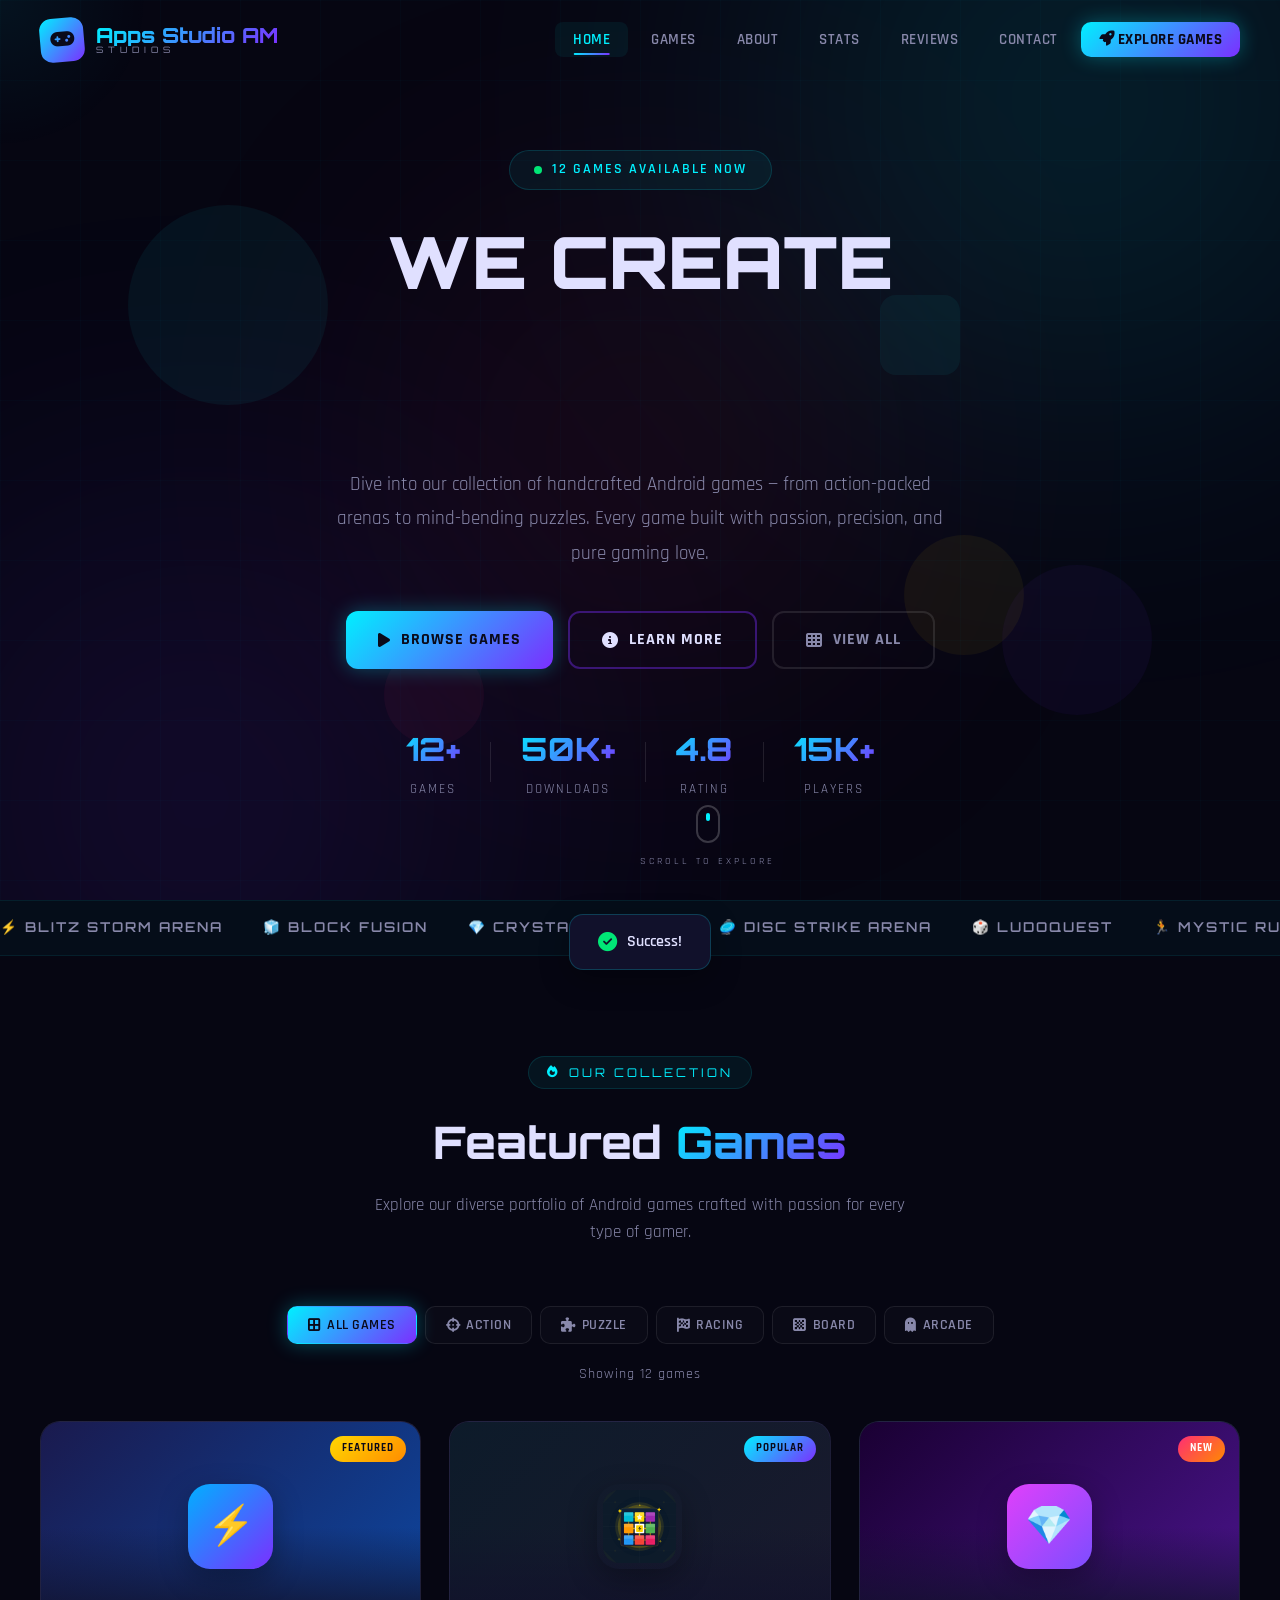
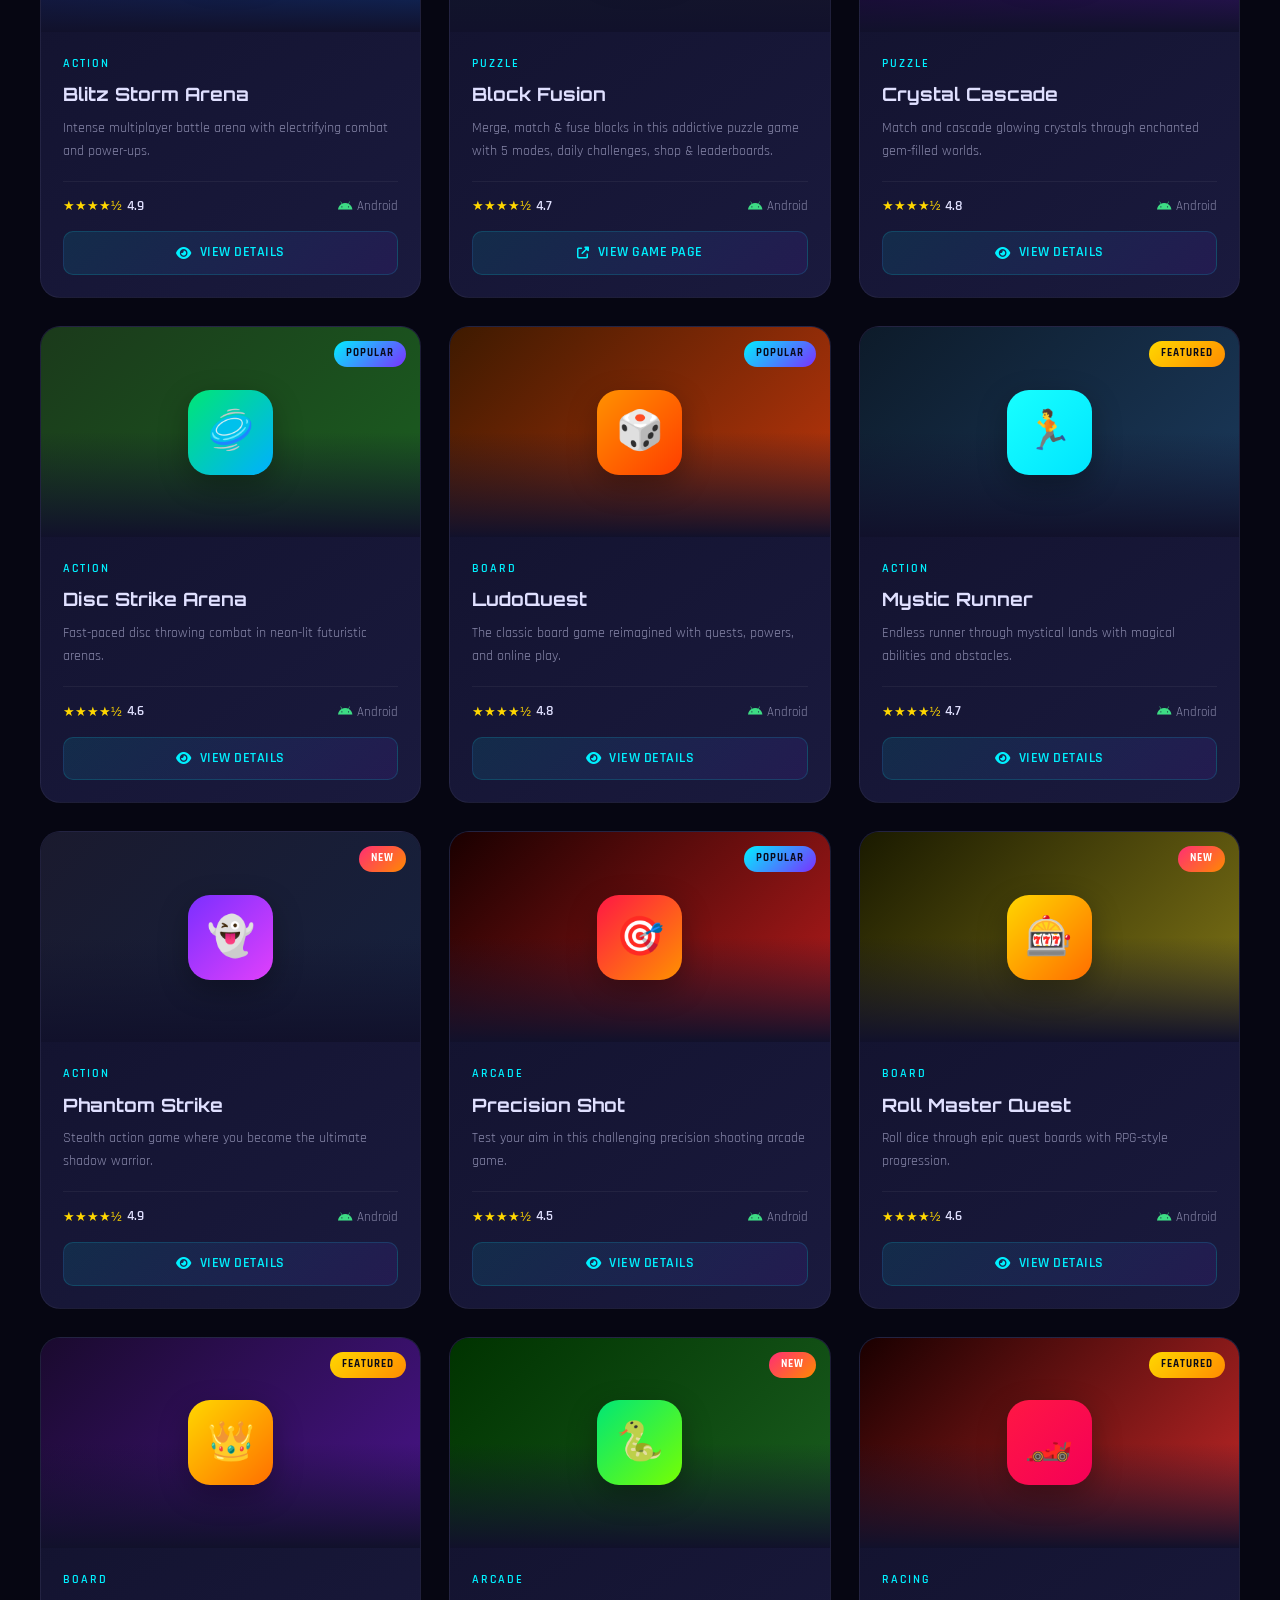
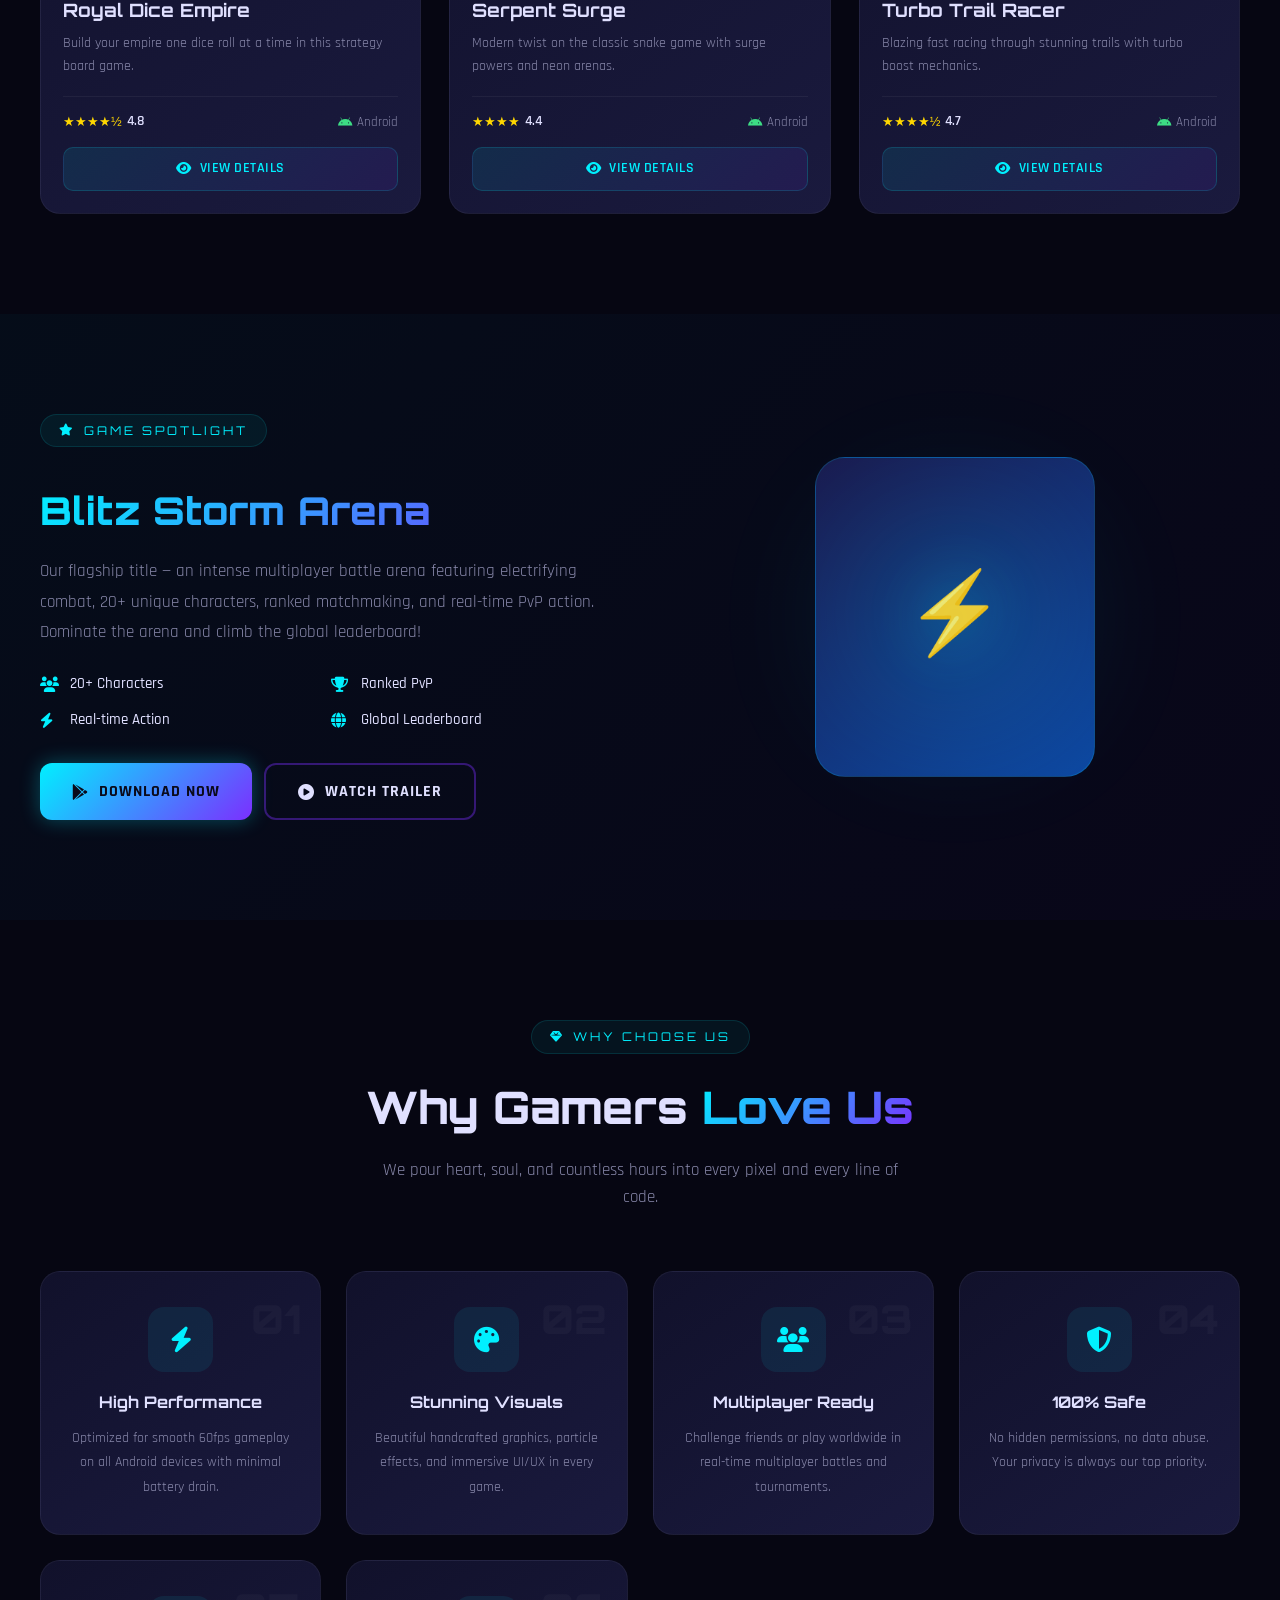
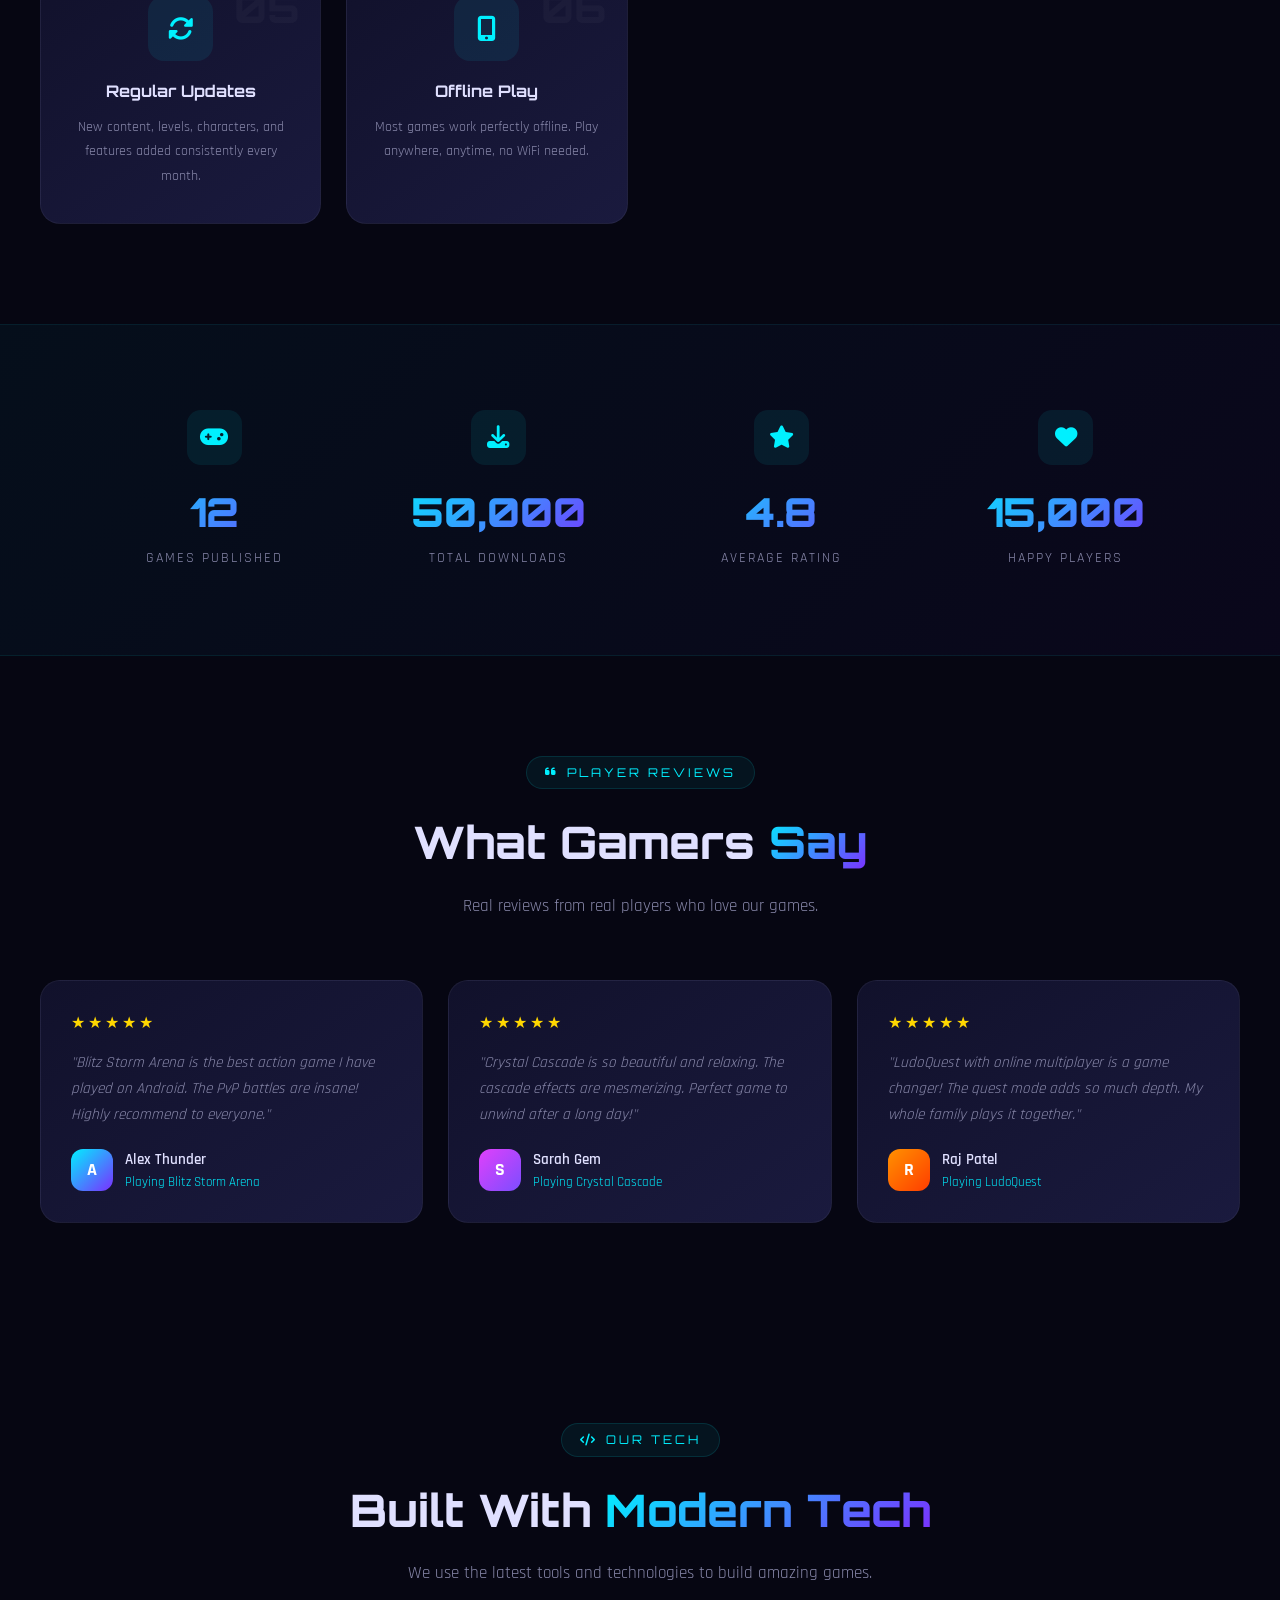
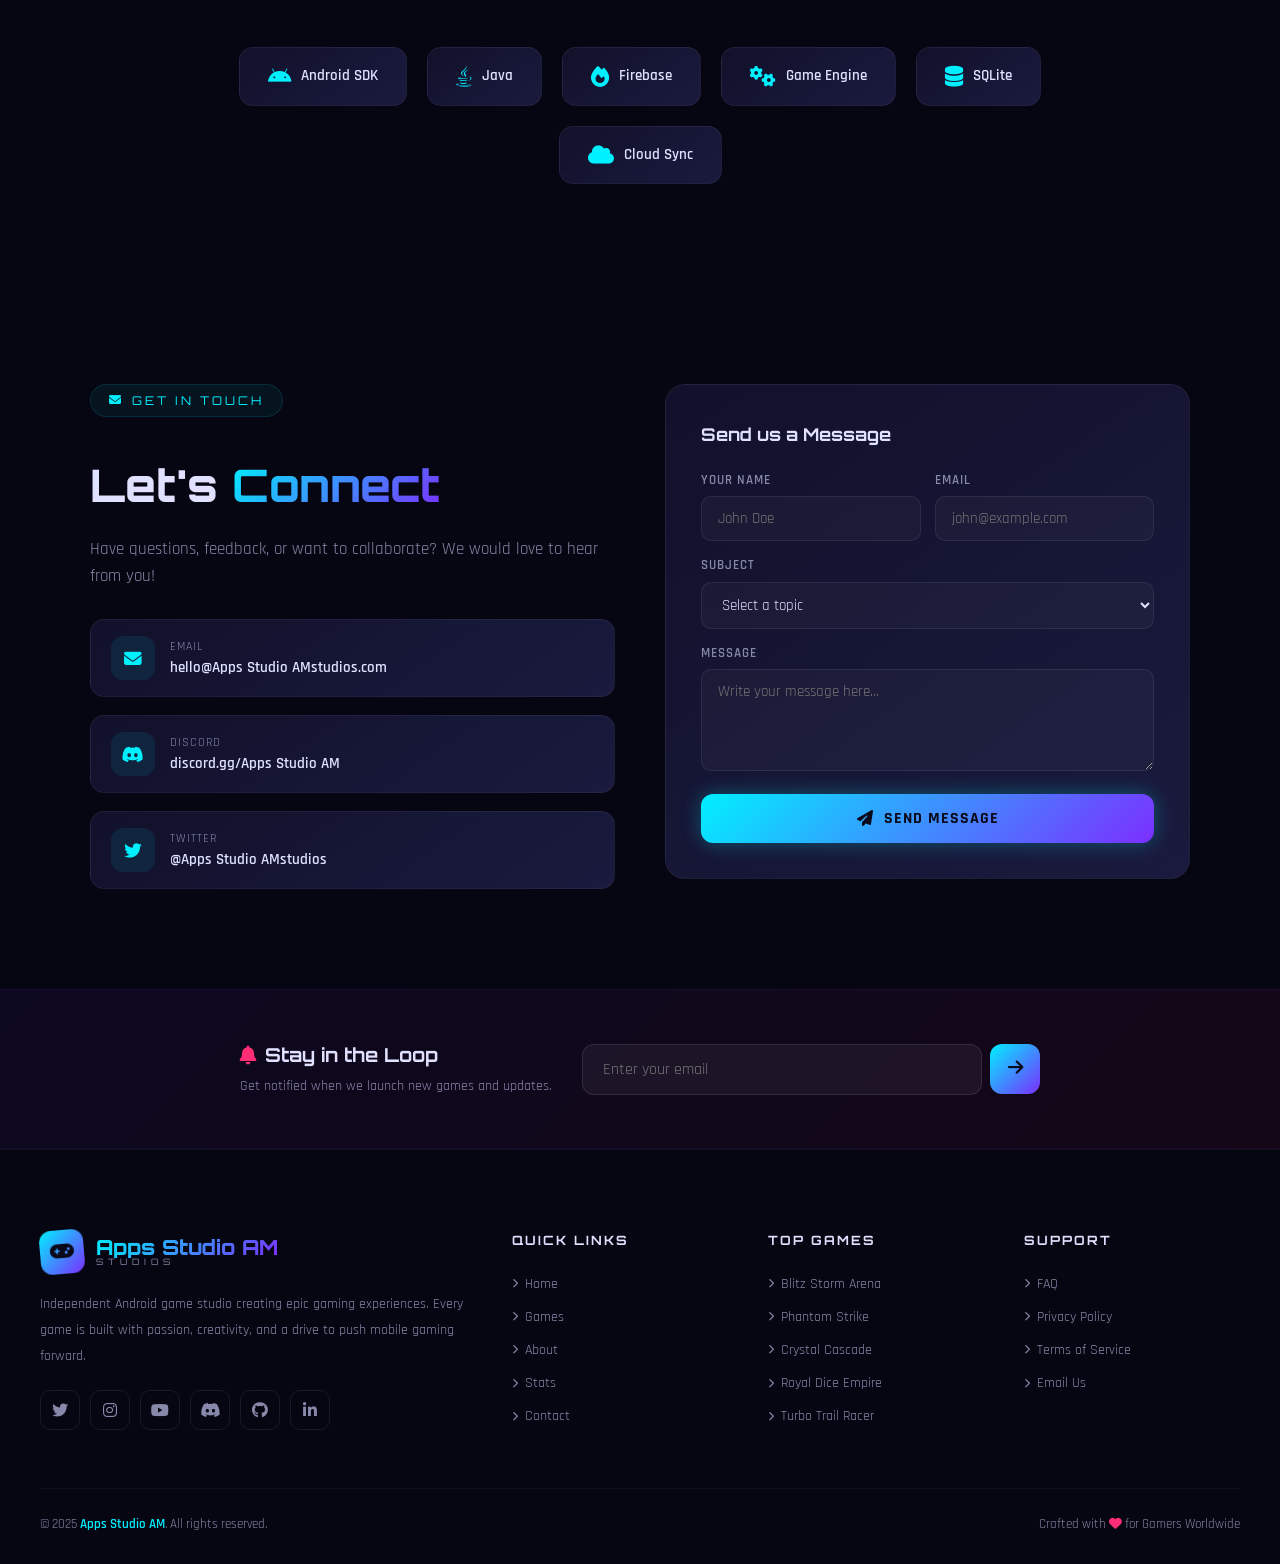
<file: index.html>
<!DOCTYPE html>
<html lang="en">
<head>
    <meta charset="UTF-8">
    <meta name="viewport" content="width=device-width, initial-scale=1.0">
    <meta name="description" content="Apps Studio AM - Independent Android Game Studio creating epic mobile gaming experiences. Explore 12+ handcrafted games.">
    <meta name="keywords" content="android games, mobile games, indie games, Apps Studio AM, action games, puzzle games, racing games">
    <meta name="author" content="Apps Studio AM">
    <meta property="og:title" content="Apps Studio AM | Epic Android Games">
    <meta property="og:description" content="Explore 12+ handcrafted Android games from action-packed arenas to mind-bending puzzles.">
    <meta property="og:type" content="website">
    <meta name="theme-color" content="#0a0a1a">
    <title>Apps Studios AM | Epic Android Games</title>
    <title>Apps Studio AM | Epic Android Games</title>
    <link rel="icon" type="image/svg+xml" href="images/favicon.svg">
    <link href="https://fonts.googleapis.com/css2?family=Orbitron:wght@400;500;600;700;800;900&family=Rajdhani:wght@300;400;500;600;700&family=Inter:wght@300;400;500;600&display=swap" rel="stylesheet">
    <link rel="stylesheet" href="https://cdnjs.cloudflare.com/ajax/libs/font-awesome/6.5.0/css/all.min.css">
    <link rel="stylesheet" href="css/style.css">
</head>
<body>

    <!-- ====== LOADER ====== -->
    <div class="loader-wrapper" id="loader">
        <div class="loader">
            <div class="loader-icon"></div>
            <div class="loader-text">INITIALIZING</div>
            <div class="loader-bar"><div class="loader-bar-fill"></div></div>
        </div>
    </div>

    <!-- ====== BACKGROUND EFFECTS ====== -->
    <div class="bg-animation" id="bgAnimation"></div>
    <div class="grid-overlay"></div>

    <!-- ====== CURSOR GLOW (desktop) ====== -->
    <div class="cursor-glow" id="cursorGlow"></div>

    <!-- ====== NAVIGATION ====== -->
    <nav class="navbar" id="navbar">
        <div class="nav-container">
            <a class="logo" href="#hero">
                <div class="logo-icon"><i class="fas fa-gamepad"></i></div>
                <div class="logo-text-wrap">
                    <span class="logo-text">Apps Studio AM</span>
                    <span class="logo-sub">STUDIOS</span>
                </div>
            </a>
            <ul class="nav-links" id="navLinks">
                <li><a href="#hero" class="active" data-section="hero">Home</a></li>
                <li><a href="#games" data-section="games">Games</a></li>
                <li><a href="#about" data-section="about">About</a></li>
                <li><a href="#stats" data-section="stats">Stats</a></li>
                <li><a href="#testimonials" data-section="testimonials">Reviews</a></li>
                <li><a href="#contact" data-section="contact">Contact</a></li>
                <li><a href="#games" class="nav-cta"><i class="fas fa-rocket"></i> Explore Games</a></li>
            </ul>
            <div class="hamburger" id="hamburger" aria-label="Toggle menu">
                <span></span>
                <span></span>
                <span></span>
            </div>
        </div>
    </nav>

    <!-- ====== HERO SECTION ====== -->
    <section class="hero" id="hero">
        <div class="hero-bg-glow g1"></div>
        <div class="hero-bg-glow g2"></div>
        <div class="hero-bg-glow g3"></div>
        <div class="hero-floating-shapes">
            <div class="shape shape-1"></div>
            <div class="shape shape-2"></div>
            <div class="shape shape-3"></div>
            <div class="shape shape-4"></div>
            <div class="shape shape-5"></div>
        </div>

        <div class="hero-content">
            <div class="hero-badge">
                <span class="dot"></span>
                <span>12 Games Available Now</span>
            </div>
            <h1 class="hero-title">
                <span class="line1">
                    <span class="word" style="--delay:0.1s">WE</span>
                    <span class="word" style="--delay:0.2s">CREATE</span>
                </span>
                <span class="line2">
                    <span class="word" style="--delay:0.3s">EPIC</span>
                    <span class="word" style="--delay:0.4s">ANDROID</span>
                </span>
                <span class="line3">
                    <span class="word" style="--delay:0.5s">GAMING</span>
                    <span class="word" style="--delay:0.6s">EXPERIENCES</span>
                </span>
            </h1>
            <p class="hero-subtitle">
                Dive into our collection of handcrafted Android games &mdash; from 
                action-packed arenas to mind-bending puzzles. Every game built 
                with passion, precision, and pure gaming love.
            </p>
            <div class="hero-buttons">
                <a href="#games" class="btn btn-primary">
                    <i class="fas fa-play"></i>
                    <span>Browse Games</span>
                    <div class="btn-shine"></div>
                </a>
                <a href="#about" class="btn btn-secondary">
                    <i class="fas fa-info-circle"></i>
                    <span>Learn More</span>
                </a>
                <a href="pages/all-games.html" class="btn btn-outline">
                    <i class="fas fa-th"></i>
                    <span>View All</span>
                </a>
            </div>
            <div class="hero-stats">
                <div class="stat-item">
                    <div class="stat-number" data-count="12" data-suffix="+">0</div>
                    <div class="stat-label">Games</div>
                </div>
                <div class="stat-divider"></div>
                <div class="stat-item">
                    <div class="stat-number" data-count="50" data-suffix="K+">0</div>
                    <div class="stat-label">Downloads</div>
                </div>
                <div class="stat-divider"></div>
                <div class="stat-item">
                    <div class="stat-number" data-count="4.8" data-suffix="">0</div>
                    <div class="stat-label">Rating</div>
                </div>
                <div class="stat-divider"></div>
                <div class="stat-item">
                    <div class="stat-number" data-count="15" data-suffix="K+">0</div>
                    <div class="stat-label">Players</div>
                </div>
            </div>
        </div>

        <div class="hero-scroll-indicator">
            <div class="mouse">
                <div class="mouse-wheel"></div>
            </div>
            <span class="scroll-text">Scroll to Explore</span>
        </div>
    </section>

    <!-- ====== MARQUEE BANNER ====== -->
    <div class="marquee-banner">
        <div class="marquee-track">
            <div class="marquee-content">
                <span>&#9889; BLITZ STORM ARENA</span>
                <span>&#129482; BLOCK FUSION</span>
                <span>&#128142; CRYSTAL CASCADE</span>
                <span>&#129359; DISC STRIKE ARENA</span>
                <span>&#127922; LUDOQUEST</span>
                <span>&#127939; MYSTIC RUNNER</span>
                <span>&#128123; PHANTOM STRIKE</span>
                <span>&#127919; PRECISION SHOT</span>
                <span>&#127920; ROLL MASTER QUEST</span>
                <span>&#128081; ROYAL DICE EMPIRE</span>
                <span>&#128013; SERPENT SURGE</span>
                <span>&#127950;&#65039; TURBO TRAIL RACER</span>
                <span>&#9889; BLITZ STORM ARENA</span>
                <span>&#129482; BLOCK FUSION</span>
                <span>&#128142; CRYSTAL CASCADE</span>
                <span>&#129359; DISC STRIKE ARENA</span>
                <span>&#127922; LUDOQUEST</span>
                <span>&#127939; MYSTIC RUNNER</span>
                <span>&#128123; PHANTOM STRIKE</span>
                <span>&#127919; PRECISION SHOT</span>
                <span>&#127920; ROLL MASTER QUEST</span>
                <span>&#128081; ROYAL DICE EMPIRE</span>
                <span>&#128013; SERPENT SURGE</span>
                <span>&#127950;&#65039; TURBO TRAIL RACER</span>
            </div>
        </div>
    </div>

    <!-- ====== GAMES SECTION ====== -->
    <section class="section" id="games">
        <div class="section-header reveal">
            <div class="section-tag"><i class="fas fa-fire"></i> Our Collection</div>
            <h2 class="section-title">Featured <span>Games</span></h2>
            <p class="section-desc">Explore our diverse portfolio of Android games crafted with passion for every type of gamer.</p>
        </div>

        <div class="filter-tabs reveal" id="filterTabs">
            <button class="filter-tab active" data-filter="all">
                <i class="fas fa-border-all"></i> All Games
            </button>
            <button class="filter-tab" data-filter="action">
                <i class="fas fa-crosshairs"></i> Action
            </button>
            <button class="filter-tab" data-filter="puzzle">
                <i class="fas fa-puzzle-piece"></i> Puzzle
            </button>
            <button class="filter-tab" data-filter="racing">
                <i class="fas fa-flag-checkered"></i> Racing
            </button>
            <button class="filter-tab" data-filter="board">
                <i class="fas fa-chess-board"></i> Board
            </button>
            <button class="filter-tab" data-filter="arcade">
                <i class="fas fa-ghost"></i> Arcade
            </button>
        </div>

        <div class="games-count reveal" id="gamesCount">Showing 12 games</div>

        <div class="games-grid" id="gamesGrid"></div>
    </section>

    <!-- ====== FEATURED GAME SPOTLIGHT ====== -->
    <section class="section spotlight-section" id="spotlight">
        <div class="spotlight-bg"></div>
        <div class="spotlight-container reveal">
            <div class="spotlight-content">
                <div class="section-tag"><i class="fas fa-star"></i> Game Spotlight</div>
                <h2 class="spotlight-title">Blitz Storm Arena</h2>
                <p class="spotlight-desc">
                    Our flagship title &mdash; an intense multiplayer battle arena featuring 
                    electrifying combat, 20+ unique characters, ranked matchmaking, 
                    and real-time PvP action. Dominate the arena and climb the global 
                    leaderboard!
                </p>
                <div class="spotlight-features">
                    <div class="spotlight-feature">
                        <i class="fas fa-users"></i>
                        <span>20+ Characters</span>
                    </div>
                    <div class="spotlight-feature">
                        <i class="fas fa-trophy"></i>
                        <span>Ranked PvP</span>
                    </div>
                    <div class="spotlight-feature">
                        <i class="fas fa-bolt"></i>
                        <span>Real-time Action</span>
                    </div>
                    <div class="spotlight-feature">
                        <i class="fas fa-globe"></i>
                        <span>Global Leaderboard</span>
                    </div>
                </div>
                <div class="spotlight-buttons">
                    <a href="#" class="btn btn-primary">
                        <i class="fab fa-google-play"></i>
                        <span>Download Now</span>
                        <div class="btn-shine"></div>
                    </a>
                    <a href="#" class="btn btn-secondary">
                        <i class="fas fa-play-circle"></i>
                        <span>Watch Trailer</span>
                    </a>
                </div>
            </div>
            <div class="spotlight-visual">
                <div class="spotlight-card">
                    <div class="spotlight-icon-wrap">&#9889;</div>
                    <div class="spotlight-card-glow"></div>
                </div>
            </div>
        </div>
    </section>

    <!-- ====== ABOUT / FEATURES ====== -->
    <section class="section" id="about">
        <div class="section-header reveal">
            <div class="section-tag"><i class="fas fa-gem"></i> Why Choose Us</div>
            <h2 class="section-title">Why Gamers <span>Love Us</span></h2>
            <p class="section-desc">We pour heart, soul, and countless hours into every pixel and every line of code.</p>
        </div>

        <div class="features-grid reveal">
            <div class="feature-card">
                <div class="feature-icon"><i class="fas fa-bolt"></i></div>
                <h3 class="feature-title">High Performance</h3>
                <p class="feature-desc">Optimized for smooth 60fps gameplay on all Android devices with minimal battery drain.</p>
                <div class="feature-number">01</div>
            </div>
            <div class="feature-card">
                <div class="feature-icon"><i class="fas fa-palette"></i></div>
                <h3 class="feature-title">Stunning Visuals</h3>
                <p class="feature-desc">Beautiful handcrafted graphics, particle effects, and immersive UI/UX in every game.</p>
                <div class="feature-number">02</div>
            </div>
            <div class="feature-card">
                <div class="feature-icon"><i class="fas fa-users"></i></div>
                <h3 class="feature-title">Multiplayer Ready</h3>
                <p class="feature-desc">Challenge friends or play worldwide in real-time multiplayer battles and tournaments.</p>
                <div class="feature-number">03</div>
            </div>
            <div class="feature-card">
                <div class="feature-icon"><i class="fas fa-shield-alt"></i></div>
                <h3 class="feature-title">100% Safe</h3>
                <p class="feature-desc">No hidden permissions, no data abuse. Your privacy is always our top priority.</p>
                <div class="feature-number">04</div>
            </div>
            <div class="feature-card">
                <div class="feature-icon"><i class="fas fa-sync-alt"></i></div>
                <h3 class="feature-title">Regular Updates</h3>
                <p class="feature-desc">New content, levels, characters, and features added consistently every month.</p>
                <div class="feature-number">05</div>
            </div>
            <div class="feature-card">
                <div class="feature-icon"><i class="fas fa-mobile-alt"></i></div>
                <h3 class="feature-title">Offline Play</h3>
                <p class="feature-desc">Most games work perfectly offline. Play anywhere, anytime, no WiFi needed.</p>
                <div class="feature-number">06</div>
            </div>
        </div>
    </section>

    <!-- ====== STATS BANNER ====== -->
    <div class="stats-banner" id="stats">
        <div class="stats-grid reveal">
            <div class="stats-item">
                <div class="stats-icon-wrap"><i class="fas fa-gamepad"></i></div>
                <div class="stats-number" data-count="12" data-suffix="">0</div>
                <div class="stats-label">Games Published</div>
            </div>
            <div class="stats-item">
                <div class="stats-icon-wrap"><i class="fas fa-download"></i></div>
                <div class="stats-number" data-count="50000" data-suffix="">0</div>
                <div class="stats-label">Total Downloads</div>
            </div>
            <div class="stats-item">
                <div class="stats-icon-wrap"><i class="fas fa-star"></i></div>
                <div class="stats-number" data-count="4.8" data-suffix="">0</div>
                <div class="stats-label">Average Rating</div>
            </div>
            <div class="stats-item">
                <div class="stats-icon-wrap"><i class="fas fa-heart"></i></div>
                <div class="stats-number" data-count="15000" data-suffix="">0</div>
                <div class="stats-label">Happy Players</div>
            </div>
        </div>
    </div>

    <!-- ====== TESTIMONIALS ====== -->
    <section class="section" id="testimonials">
        <div class="section-header reveal">
            <div class="section-tag"><i class="fas fa-quote-left"></i> Player Reviews</div>
            <h2 class="section-title">What Gamers <span>Say</span></h2>
            <p class="section-desc">Real reviews from real players who love our games.</p>
        </div>

        <div class="testimonials-grid reveal">
            <div class="testimonial-card">
                <div class="testimonial-stars">&#9733;&#9733;&#9733;&#9733;&#9733;</div>
                <p class="testimonial-text">"Blitz Storm Arena is the best action game I have played on Android. The PvP battles are insane! Highly recommend to everyone."</p>
                <div class="testimonial-author">
                    <div class="author-avatar" style="background: linear-gradient(135deg, #00f0ff, #7b2fff);">A</div>
                    <div>
                        <div class="author-name">Alex Thunder</div>
                        <div class="author-game">Playing Blitz Storm Arena</div>
                    </div>
                </div>
            </div>
            <div class="testimonial-card">
                <div class="testimonial-stars">&#9733;&#9733;&#9733;&#9733;&#9733;</div>
                <p class="testimonial-text">"Crystal Cascade is so beautiful and relaxing. The cascade effects are mesmerizing. Perfect game to unwind after a long day!"</p>
                <div class="testimonial-author">
                    <div class="author-avatar" style="background: linear-gradient(135deg, #e040fb, #7c4dff);">S</div>
                    <div>
                        <div class="author-name">Sarah Gem</div>
                        <div class="author-game">Playing Crystal Cascade</div>
                    </div>
                </div>
            </div>
            <div class="testimonial-card">
                <div class="testimonial-stars">&#9733;&#9733;&#9733;&#9733;&#9733;</div>
                <p class="testimonial-text">"LudoQuest with online multiplayer is a game changer! The quest mode adds so much depth. My whole family plays it together."</p>
                <div class="testimonial-author">
                    <div class="author-avatar" style="background: linear-gradient(135deg, #ff9100, #ff3d00);">R</div>
                    <div>
                        <div class="author-name">Raj Patel</div>
                        <div class="author-game">Playing LudoQuest</div>
                    </div>
                </div>
            </div>
        </div>
    </section>

    <!-- ====== TECH STACK ====== -->
    <section class="section" id="techstack">
        <div class="section-header reveal">
            <div class="section-tag"><i class="fas fa-code"></i> Our Tech</div>
            <h2 class="section-title">Built With <span>Modern Tech</span></h2>
            <p class="section-desc">We use the latest tools and technologies to build amazing games.</p>
        </div>
        <div class="tech-grid reveal">
            <div class="tech-item"><i class="fab fa-android"></i><span>Android SDK</span></div>
            <div class="tech-item"><i class="fab fa-java"></i><span>Java</span></div>
            <div class="tech-item"><i class="fas fa-fire"></i><span>Firebase</span></div>
            <div class="tech-item"><i class="fas fa-cogs"></i><span>Game Engine</span></div>
            <div class="tech-item"><i class="fas fa-database"></i><span>SQLite</span></div>
            <div class="tech-item"><i class="fas fa-cloud"></i><span>Cloud Sync</span></div>
        </div>
    </section>

    <!-- ====== CONTACT ====== -->
    <section class="section" id="contact">
        <div class="contact-container reveal">
            <div class="contact-info">
                <div class="section-tag"><i class="fas fa-envelope"></i> Get In Touch</div>
                <h2 class="section-title" style="text-align:left;margin-top:15px;">Let's <span>Connect</span></h2>
                <p class="section-desc" style="text-align:left;margin:0 0 30px 0;">Have questions, feedback, or want to collaborate? We would love to hear from you!</p>
                <div class="contact-methods">
                    <div class="contact-method">
                        <div class="contact-method-icon"><i class="fas fa-envelope"></i></div>
                        <div>
                            <div class="contact-method-label">Email</div>
                            <div class="contact-method-value">hello@Apps Studio AMstudios.com</div>
                        </div>
                    </div>
                    <div class="contact-method">
                        <div class="contact-method-icon"><i class="fab fa-discord"></i></div>
                        <div>
                            <div class="contact-method-label">Discord</div>
                            <div class="contact-method-value">discord.gg/Apps Studio AM</div>
                        </div>
                    </div>
                    <div class="contact-method">
                        <div class="contact-method-icon"><i class="fab fa-twitter"></i></div>
                        <div>
                            <div class="contact-method-label">Twitter</div>
                            <div class="contact-method-value">@Apps Studio AMstudios</div>
                        </div>
                    </div>
                </div>
            </div>
            <div class="contact-form-wrap">
                <h3 class="form-title">Send us a Message</h3>
                <form class="contact-form" id="contactForm" onsubmit="handleContact(event)">
                    <div class="form-row">
                        <div class="form-group">
                            <label>Your Name</label>
                            <input type="text" placeholder="John Doe" required>
                        </div>
                        <div class="form-group">
                            <label>Email</label>
                            <input type="email" placeholder="john@example.com" required>
                        </div>
                    </div>
                    <div class="form-group">
                        <label>Subject</label>
                        <select required>
                            <option value="">Select a topic</option>
                            <option>Game Feedback</option>
                            <option>Bug Report</option>
                            <option>Business Inquiry</option>
                            <option>General Question</option>
                        </select>
                    </div>
                    <div class="form-group">
                        <label>Message</label>
                        <textarea rows="4" placeholder="Write your message here..." required></textarea>
                    </div>
                    <button type="submit" class="btn btn-primary" style="width:100%;justify-content:center;">
                        <i class="fas fa-paper-plane"></i>
                        <span>Send Message</span>
                        <div class="btn-shine"></div>
                    </button>
                </form>
            </div>
        </div>
    </section>

    <!-- ====== NEWSLETTER ====== -->
    <div class="newsletter-banner">
        <div class="newsletter-inner reveal">
            <div class="newsletter-text">
                <h3><i class="fas fa-bell"></i> Stay in the Loop</h3>
                <p>Get notified when we launch new games and updates.</p>
            </div>
            <form class="newsletter-form" onsubmit="handleSubscribe(event)">
                <input type="email" class="newsletter-input" placeholder="Enter your email" required>
                <button type="submit" class="newsletter-btn"><i class="fas fa-arrow-right"></i></button>
            </form>
        </div>
    </div>

    <!-- ====== FOOTER ====== -->
    <footer class="footer">
        <div class="footer-grid">
            <div class="footer-brand">
                <a class="logo" href="#hero">
                    <div class="logo-icon"><i class="fas fa-gamepad"></i></div>
                    <div class="logo-text-wrap">
                        <span class="logo-text">Apps Studio AM</span>
                        <span class="logo-sub">STUDIOS</span>
                    </div>
                </a>
                <p>Independent Android game studio creating epic gaming experiences. Every game is built with passion, creativity, and a drive to push mobile gaming forward.</p>
                <div class="footer-social">
                    <a href="#" aria-label="Twitter"><i class="fab fa-twitter"></i></a>
                    <a href="#" aria-label="Instagram"><i class="fab fa-instagram"></i></a>
                    <a href="#" aria-label="YouTube"><i class="fab fa-youtube"></i></a>
                    <a href="#" aria-label="Discord"><i class="fab fa-discord"></i></a>
                    <a href="#" aria-label="GitHub"><i class="fab fa-github"></i></a>
                    <a href="#" aria-label="LinkedIn"><i class="fab fa-linkedin-in"></i></a>
                </div>
            </div>
            <div class="footer-column">
                <h4>Quick Links</h4>
                <ul>
                    <li><a href="#hero"><i class="fas fa-chevron-right"></i> Home</a></li>
                    <li><a href="#games"><i class="fas fa-chevron-right"></i> Games</a></li>
                    <li><a href="#about"><i class="fas fa-chevron-right"></i> About</a></li>
                    <li><a href="#stats"><i class="fas fa-chevron-right"></i> Stats</a></li>
                    <li><a href="#contact"><i class="fas fa-chevron-right"></i> Contact</a></li>
                </ul>
            </div>
            <div class="footer-column">
                <h4>Top Games</h4>
                <ul>
                    <li><a href="#"><i class="fas fa-chevron-right"></i> Blitz Storm Arena</a></li>
                    <li><a href="#"><i class="fas fa-chevron-right"></i> Phantom Strike</a></li>
                    <li><a href="#"><i class="fas fa-chevron-right"></i> Crystal Cascade</a></li>
                    <li><a href="#"><i class="fas fa-chevron-right"></i> Royal Dice Empire</a></li>
                    <li><a href="#"><i class="fas fa-chevron-right"></i> Turbo Trail Racer</a></li>
                </ul>
            </div>
            <div class="footer-column">
                <h4>Support</h4>
                <ul>
                    <li><a href="pages/faq.html"><i class="fas fa-chevron-right"></i> FAQ</a></li>
                    <li><a href="pages/privacy.html"><i class="fas fa-chevron-right"></i> Privacy Policy</a></li>
                    <li><a href="pages/terms.html"><i class="fas fa-chevron-right"></i> Terms of Service</a></li>
                    <li><a href="mailto:hello@Apps Studio AMstudios.com"><i class="fas fa-chevron-right"></i> Email Us</a></li>
                </ul>
            </div>
        </div>
        <div class="footer-bottom">
            <p>&copy; 2025 <span>Apps Studio AM</span>. All rights reserved.</p>
            <p>Crafted with <i class="fas fa-heart" style="color:#ff2d75;"></i> for Gamers Worldwide</p>
        </div>
    </footer>

    <!-- ====== BACK TO TOP ====== -->
    <button class="back-to-top" id="backToTop" aria-label="Back to top">
        <i class="fas fa-arrow-up"></i>
    </button>

    <!-- ====== GAME DETAIL MODAL ====== -->
    <div class="modal-overlay" id="gameModal">
        <div class="modal">
            <div class="modal-header" id="modalHeader">
                <div class="game-icon-wrapper" id="modalIcon"></div>
                <button class="modal-close" onclick="closeModal()"><i class="fas fa-times"></i></button>
            </div>
            <div class="modal-body">
                <div class="modal-category" id="modalCategory"></div>
                <h2 class="modal-title" id="modalTitle"></h2>
                <div class="modal-rating" id="modalRating"></div>
                <p class="modal-desc" id="modalDesc"></p>
                <h4 class="modal-features-title">Game Features</h4>
                <div class="modal-features" id="modalFeatures"></div>
                <div class="modal-actions">
                    <a href="#" class="btn btn-primary" id="modalDownload">
                        <i class="fab fa-google-play"></i>
                        <span>Get on Play Store</span>
                        <div class="btn-shine"></div>
                    </a>
                    <button class="btn btn-secondary" onclick="closeModal()">
                        <i class="fas fa-arrow-left"></i>
                        <span>Go Back</span>
                    </button>
                </div>
            </div>
        </div>
    </div>

    <!-- ====== TOAST ====== -->
    <div class="toast" id="toast">
        <i class="fas fa-check-circle"></i>
        <span id="toastMsg">Success!</span>
    </div>

    <script src="js/games-data.js"></script>
    <script src="js/main.js"></script>
</body>
</html>
</file>
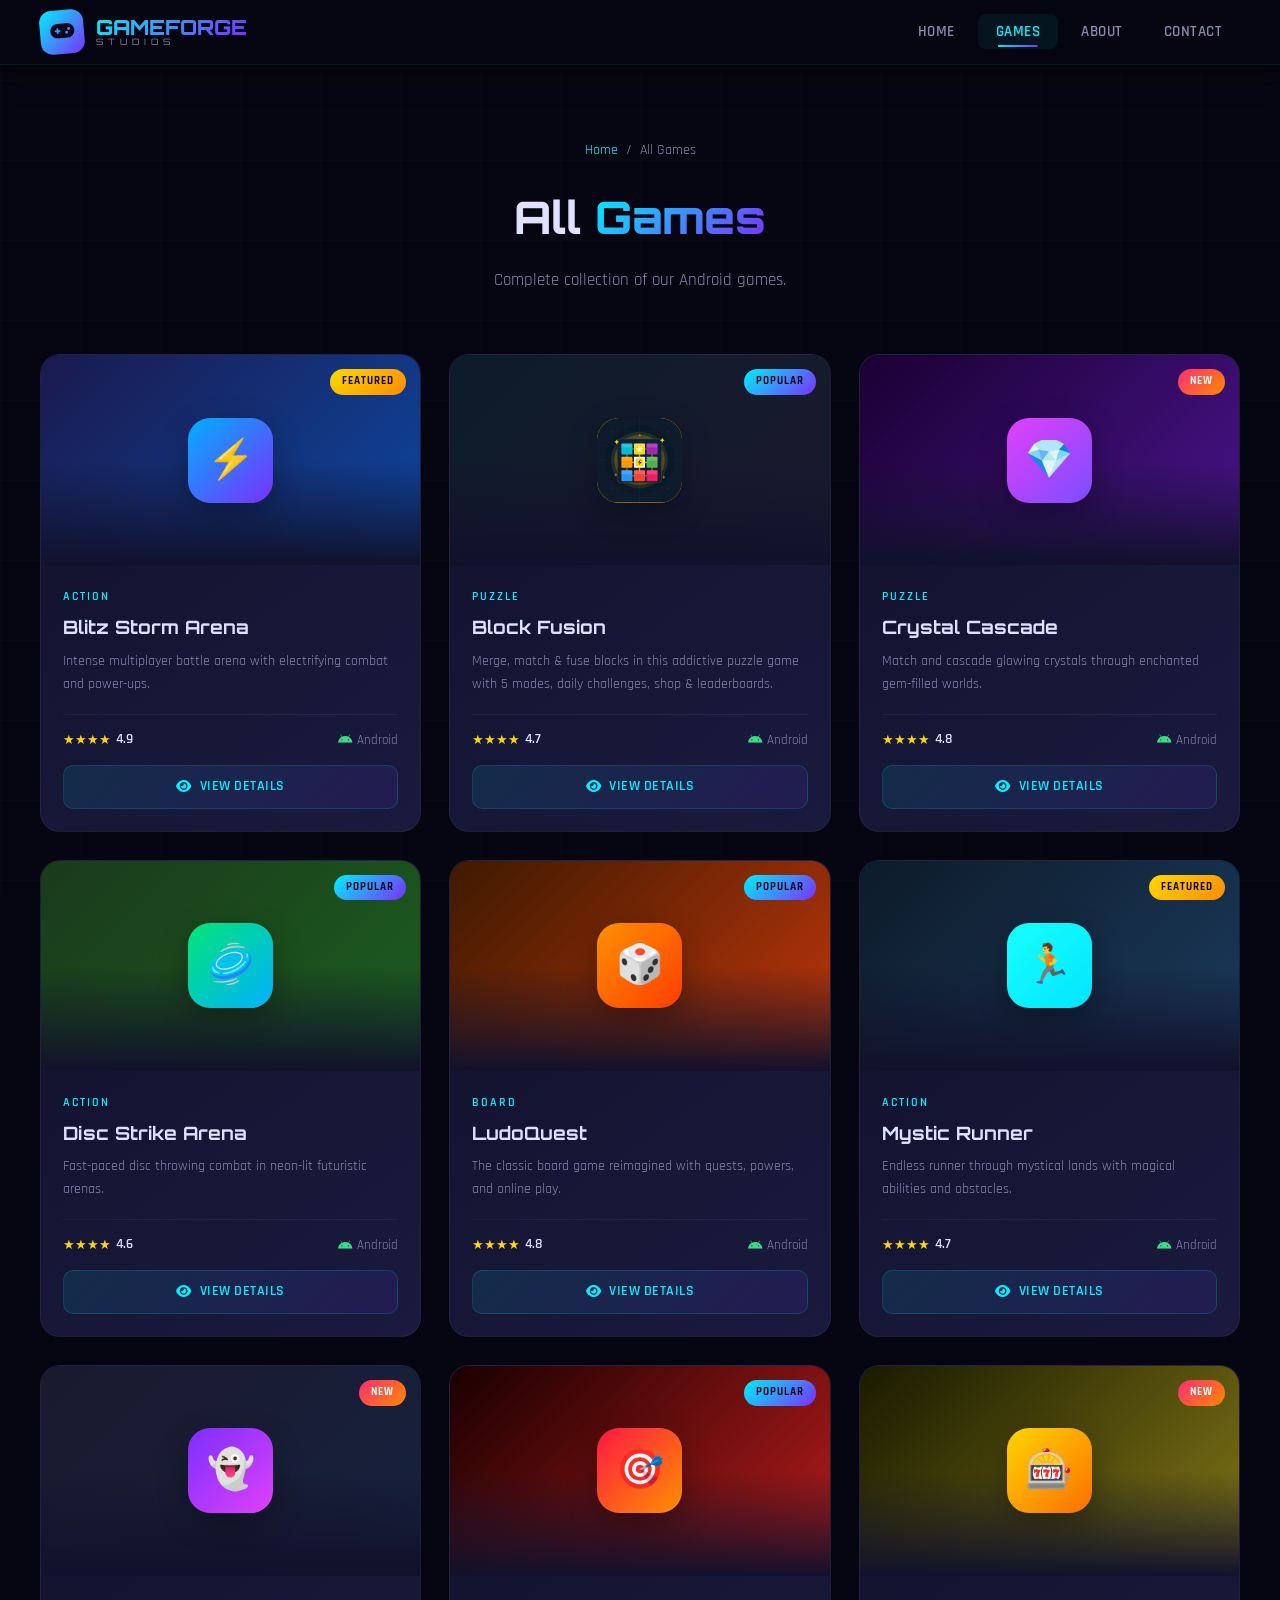
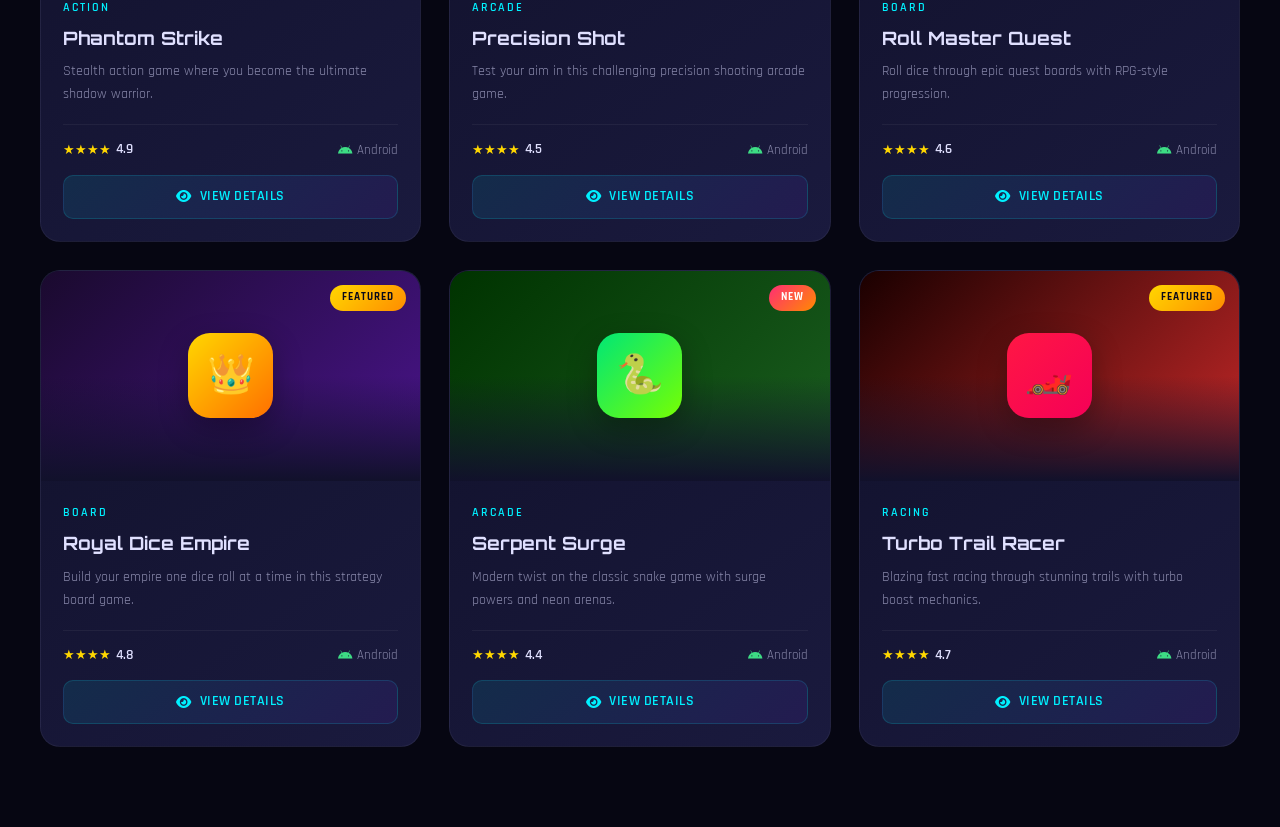
<file: pages/all-games.html>
<!DOCTYPE html>
<html lang="en">
<head>
    <meta charset="UTF-8">
    <meta name="viewport" content="width=device-width, initial-scale=1.0">
    <title>All Games | GameForge Studios</title>
    <link rel="icon" type="image/svg+xml" href="../images/favicon.svg">
    <link href="https://fonts.googleapis.com/css2?family=Orbitron:wght@400;700;900&family=Rajdhani:wght@400;600;700&display=swap" rel="stylesheet">
    <link rel="stylesheet" href="https://cdnjs.cloudflare.com/ajax/libs/font-awesome/6.5.0/css/all.min.css">
    <link rel="stylesheet" href="../css/style.css">
    <style>
        .page-hero{padding:140px 40px 60px;text-align:center;}
        .breadcrumb{display:flex;justify-content:center;gap:8px;font-size:0.85rem;color:var(--text-dim);margin-bottom:20px;}
        .breadcrumb a{color:var(--primary);text-decoration:none;}
        .page-content{padding:0 40px 80px;}
        .page-content .games-grid{max-width:1400px;margin:0 auto;}
    </style>
</head>
<body>
    <div class="grid-overlay"></div>
    <nav class="navbar scrolled">
        <div class="nav-container">
            <a class="logo" href="../index.html">
                <div class="logo-icon"><i class="fas fa-gamepad"></i></div>
                <div class="logo-text-wrap"><span class="logo-text">GAMEFORGE</span><span class="logo-sub">STUDIOS</span></div>
            </a>
            <ul class="nav-links" id="navLinks">
                <li><a href="../index.html">Home</a></li>
                <li><a href="../index.html#games" class="active">Games</a></li>
                <li><a href="../index.html#about">About</a></li>
                <li><a href="../index.html#contact">Contact</a></li>
            </ul>
            <div class="hamburger" id="hamburger"><span></span><span></span><span></span></div>
        </div>
    </nav>
    <div class="page-hero">
        <div class="breadcrumb"><a href="../index.html">Home</a><span>/</span><span>All Games</span></div>
        <h1 class="section-title">All <span>Games</span></h1>
        <p class="section-desc">Complete collection of our Android games.</p>
    </div>
    <div class="page-content">
        <div class="games-grid" id="gamesGrid"></div>
    </div>
    <div class="modal-overlay" id="gameModal">
        <div class="modal">
            <div class="modal-header" id="modalHeader">
                <div class="game-icon-wrapper" id="modalIcon"></div>
                <button class="modal-close" onclick="closeModal()"><i class="fas fa-times"></i></button>
            </div>
            <div class="modal-body">
                <div class="modal-category" id="modalCategory"></div>
                <h2 class="modal-title" id="modalTitle"></h2>
                <div class="modal-rating" id="modalRating"></div>
                <p class="modal-desc" id="modalDesc"></p>
                <h4 class="modal-features-title">Game Features</h4>
                <div class="modal-features" id="modalFeatures"></div>
                <div class="modal-actions">
                    <a href="#" class="btn btn-primary" id="modalDownload"><i class="fab fa-google-play"></i><span>Play Store</span></a>
                    <button class="btn btn-secondary" onclick="closeModal()"><i class="fas fa-arrow-left"></i><span>Back</span></button>
                </div>
            </div>
        </div>
    </div>
    <script src="../js/games-data.js"></script>
    <script>
        var hamburger=document.getElementById("hamburger"),navLinks=document.getElementById("navLinks");
        hamburger.addEventListener("click",function(){hamburger.classList.toggle("active");navLinks.classList.toggle("open");});
        var grid=document.getElementById("gamesGrid"),gameModal=document.getElementById("gameModal");
        GAMES.forEach(function(game){
            var card=document.createElement("div");card.className="game-card visible";card.onclick=function(){openModal(game);};
            var bc=game.badge==="new"?"badge-new":game.badge==="popular"?"badge-popular":"badge-featured";
            var st="";for(var i=0;i<Math.floor(game.rating);i++)st+="\u2605";
            card.innerHTML='<div class="game-card-image"><div class="game-visual" style="background:'+game.gradient+';"><div class="game-icon-wrapper" style="background:'+game.iconBg+';">'+game.icon+'</div></div><div class="game-card-overlay"></div><span class="game-card-badge '+bc+'">'+game.badge+'</span></div><div class="game-card-content"><div class="game-card-category">'+game.category+'</div><h3 class="game-card-title">'+game.title+'</h3><p class="game-card-desc">'+game.shortDesc+'</p><div class="game-card-meta"><div class="game-rating"><span class="stars">'+st+'</span><span class="rating-text">'+game.rating+'</span></div><div class="game-platform"><i class="fab fa-android"></i> Android</div></div><div class="game-download-btn"><i class="fas fa-eye"></i> View Details</div></div>';
            grid.appendChild(card);
        });
        function openModal(g){document.getElementById("modalHeader").style.background=g.gradient;document.getElementById("modalIcon").style.background=g.iconBg;document.getElementById("modalIcon").innerHTML=g.icon;document.getElementById("modalCategory").textContent=g.category;document.getElementById("modalTitle").textContent=g.title;var s="";for(var i=0;i<Math.floor(g.rating);i++)s+="\u2605";document.getElementById("modalRating").innerHTML='<span style="color:#ffd700;">'+s+"</span> "+g.rating+" / 5.0";document.getElementById("modalDesc").textContent=g.fullDesc;document.getElementById("modalFeatures").innerHTML=g.features.map(function(f){return'<div class="modal-feature"><i class="fas fa-check-circle"></i> '+f+"</div>";}).join("");document.getElementById("modalDownload").href=g.playStoreUrl||"#";gameModal.classList.add("active");document.body.style.overflow="hidden";}
        function closeModal(){gameModal.classList.remove("active");document.body.style.overflow="";}
        gameModal.addEventListener("click",function(e){if(e.target===gameModal)closeModal();});
        document.addEventListener("keydown",function(e){if(e.key==="Escape")closeModal();});
    </script>
</body>
</html>
</file>
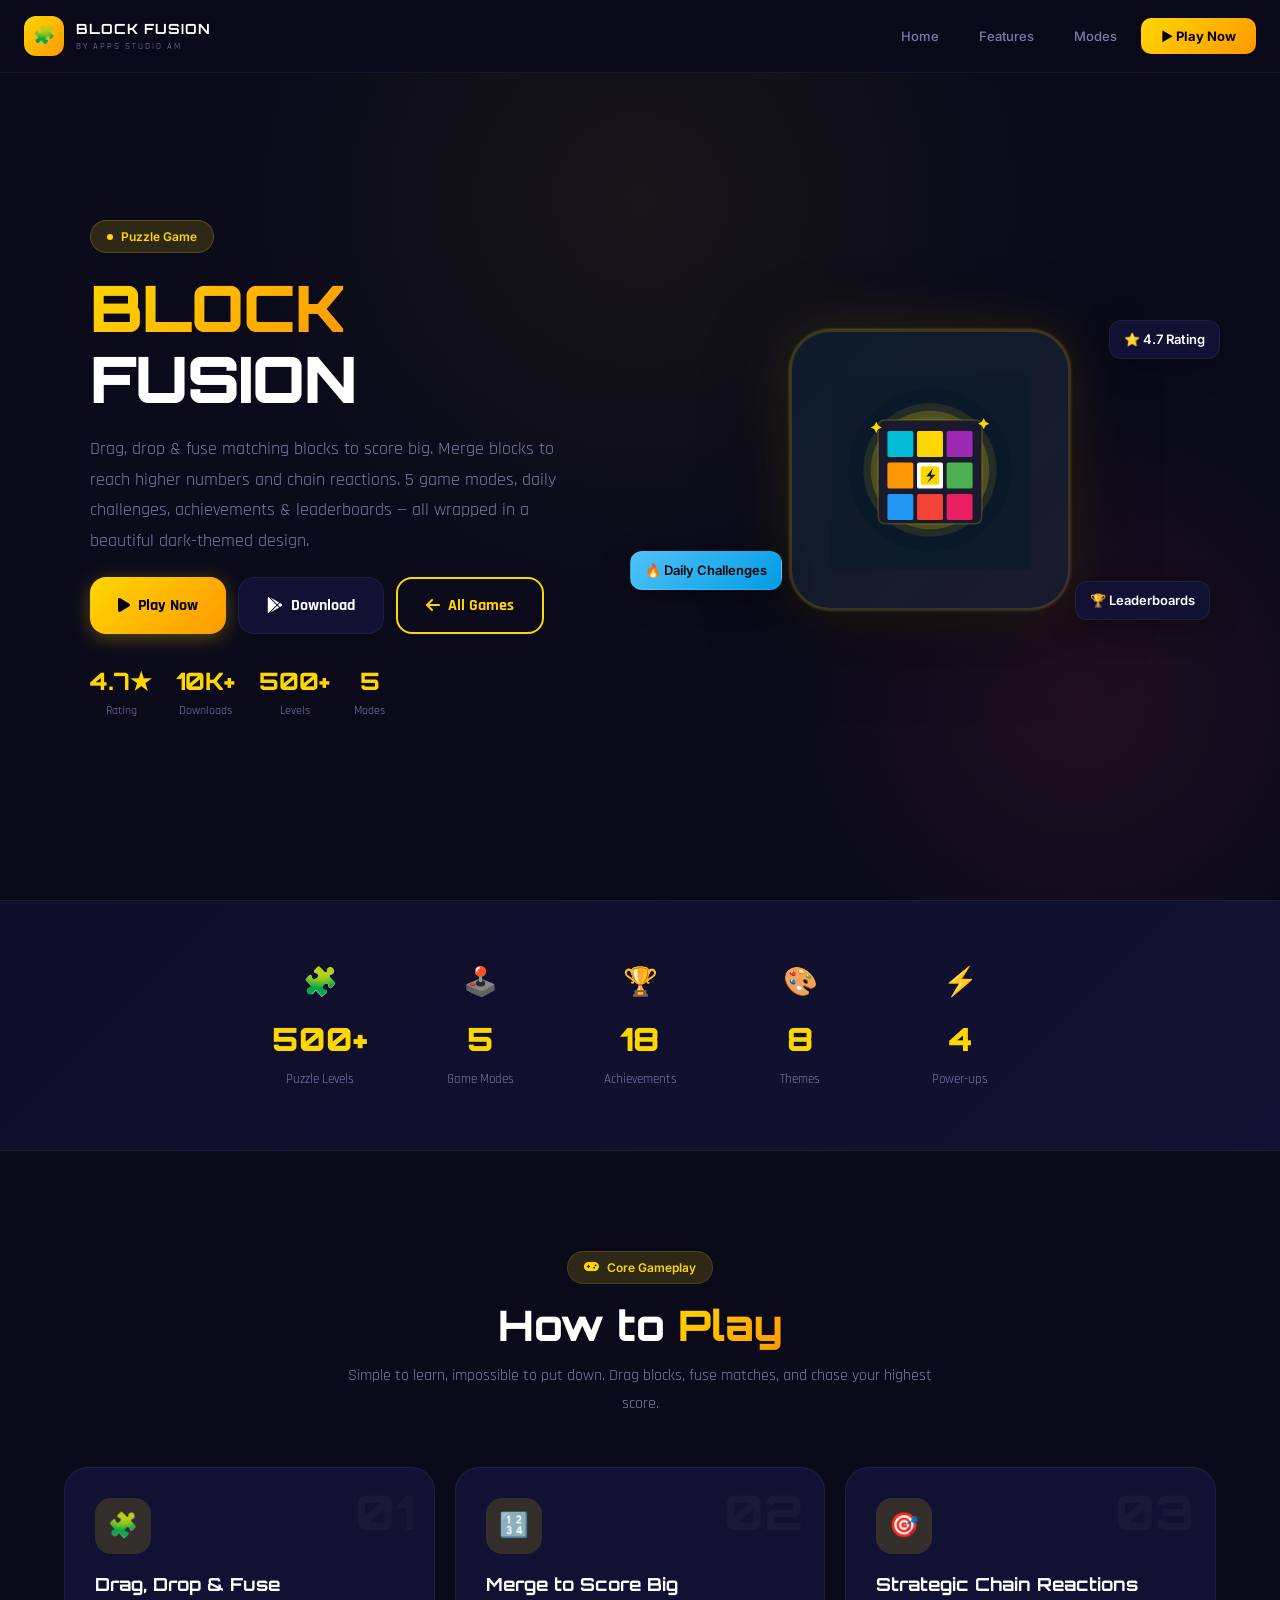
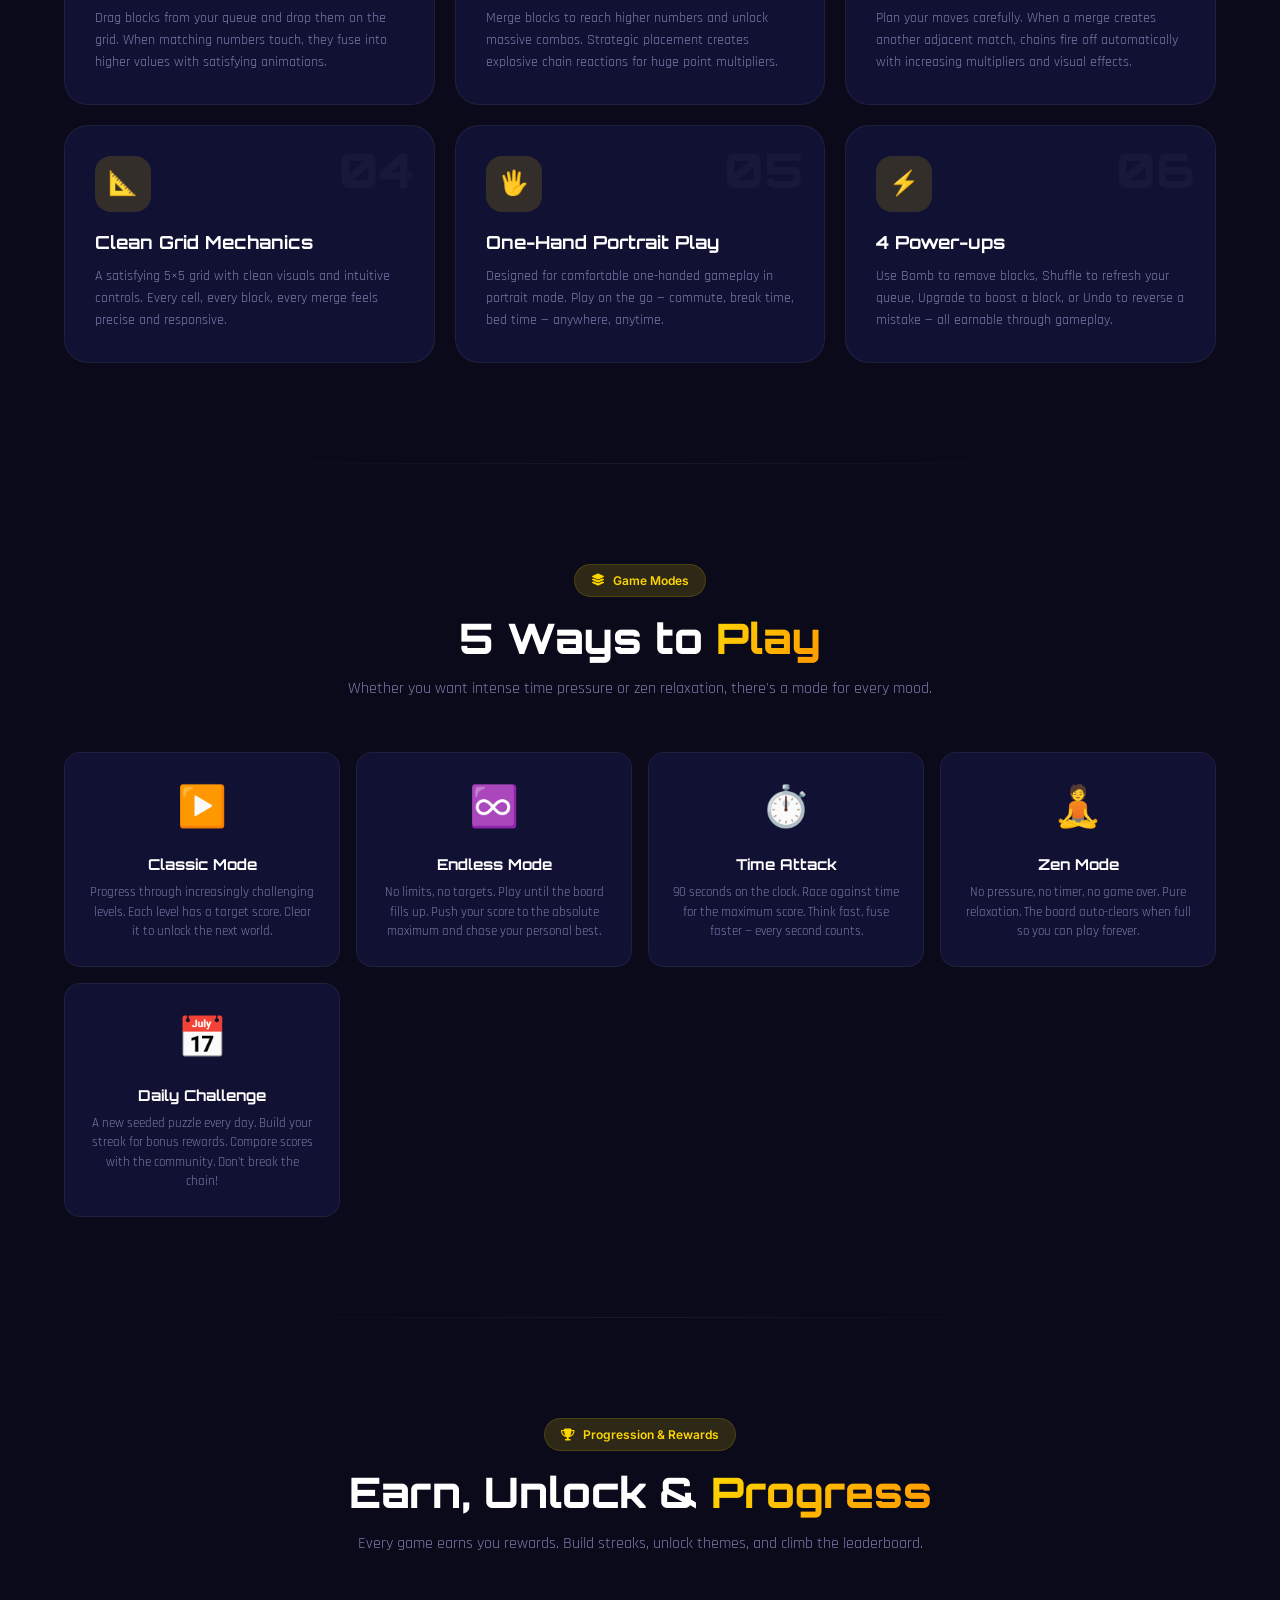
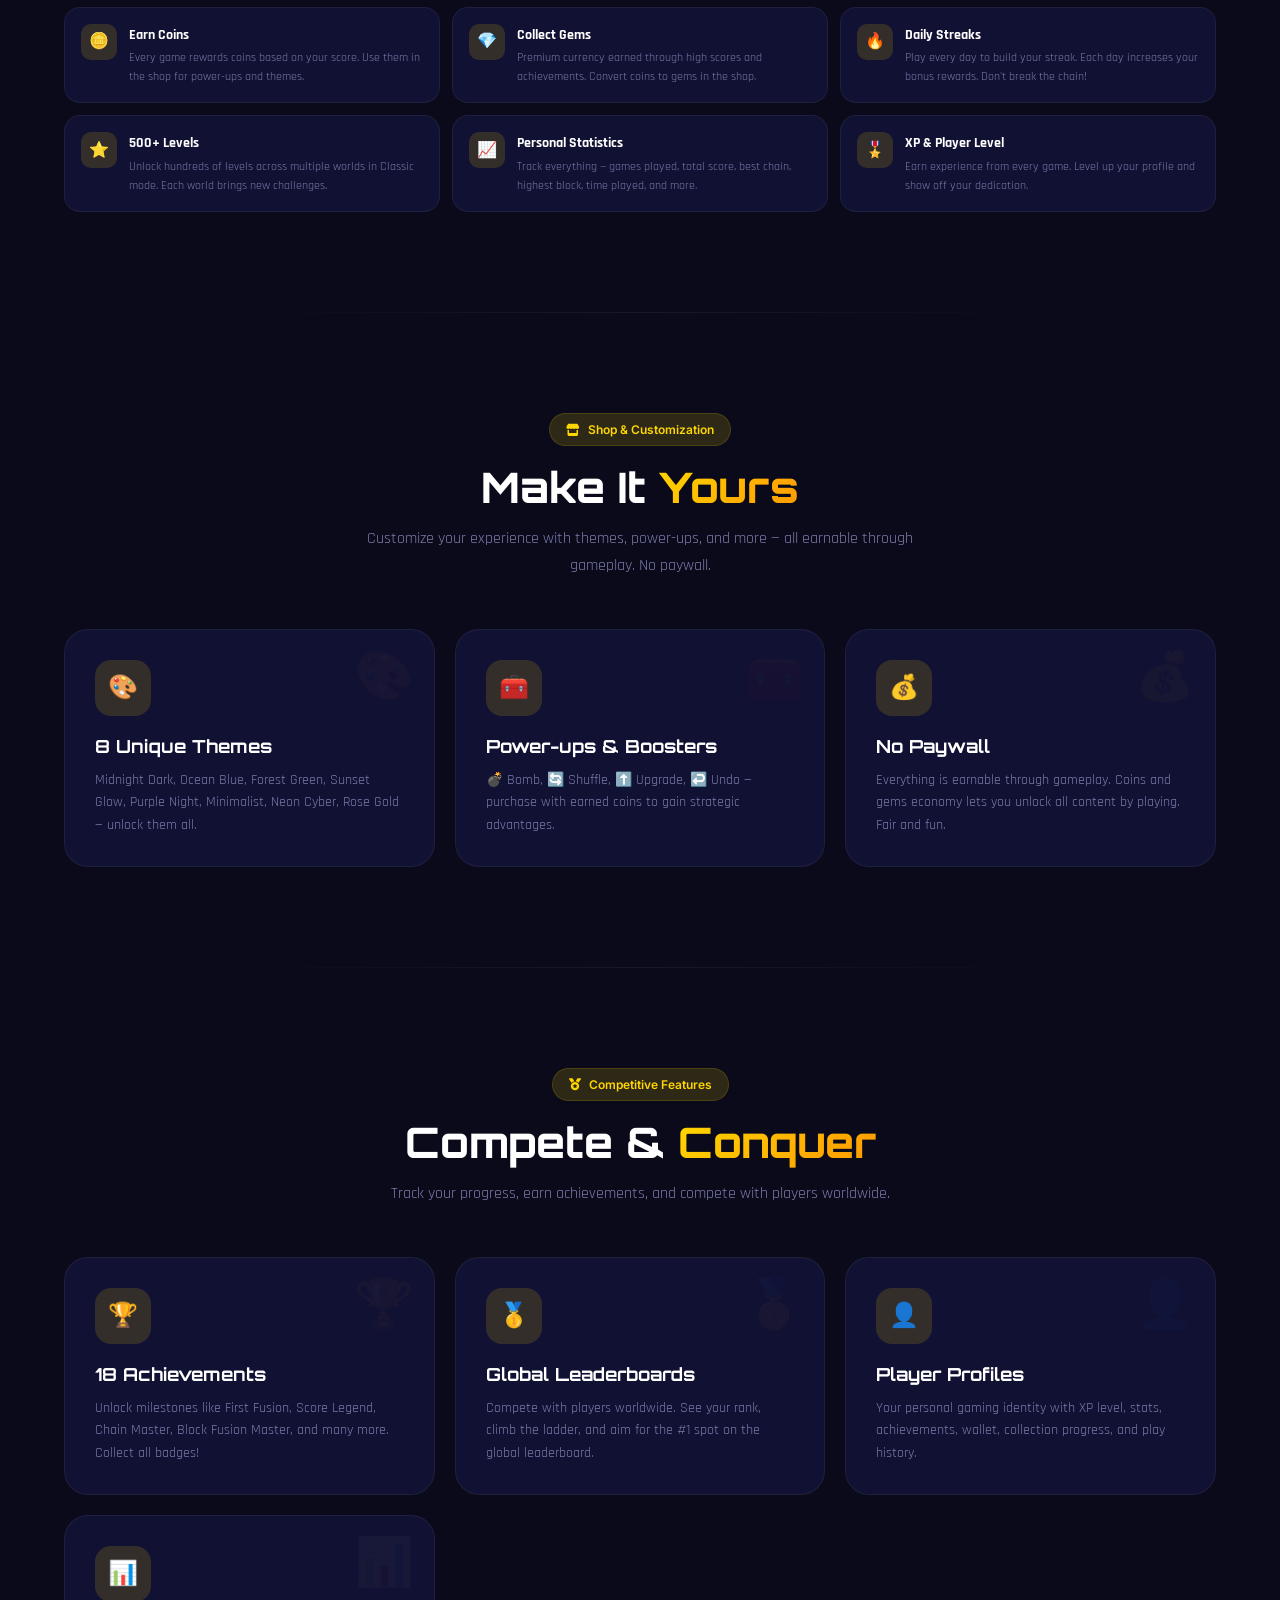
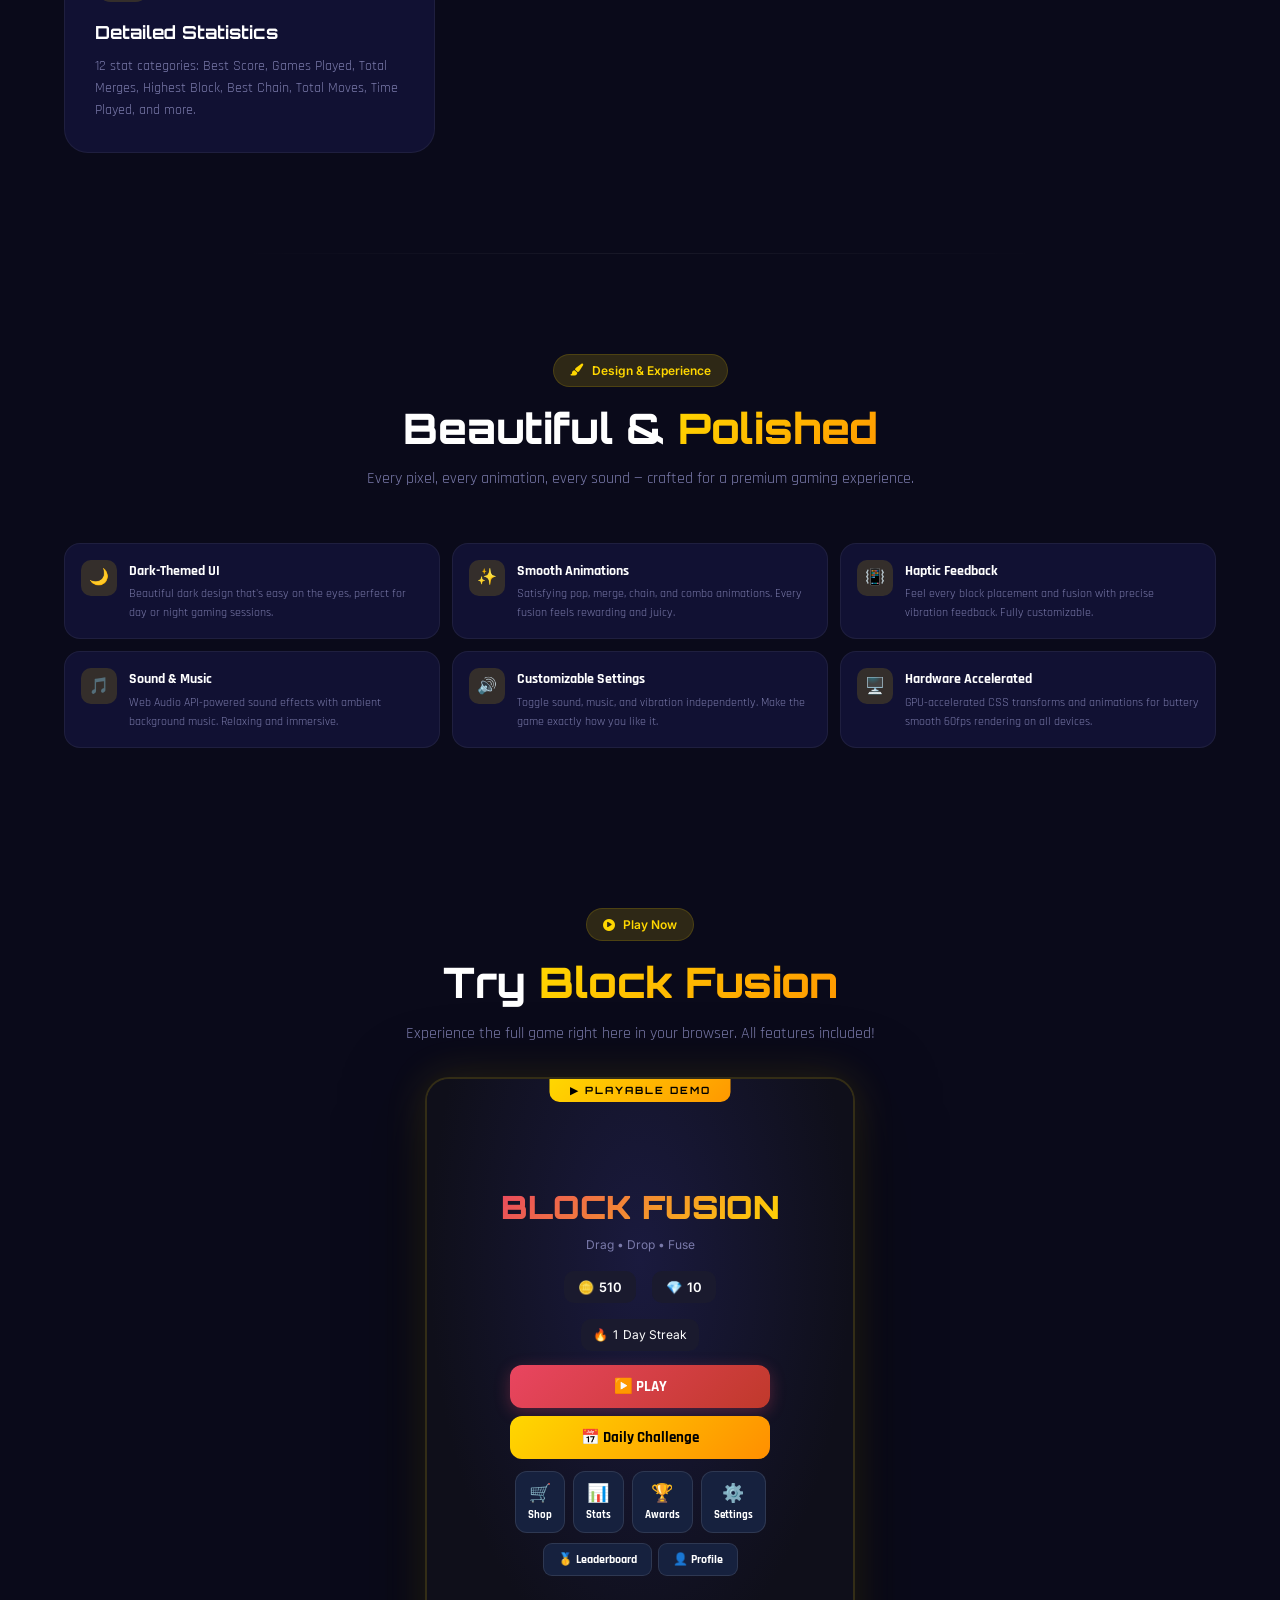
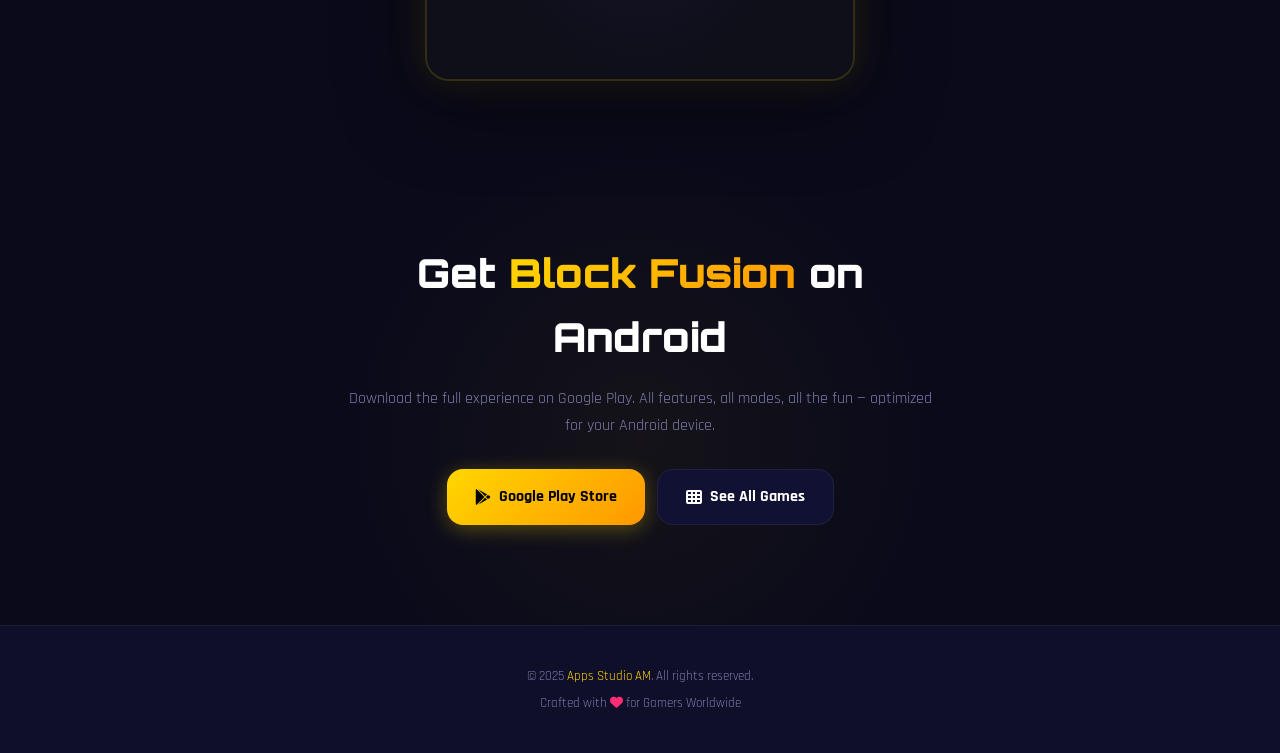
<file: pages/block-fusion.html>
<!DOCTYPE html>
<html lang="en">
<head>
<meta charset="UTF-8">
<meta name="viewport" content="width=device-width,initial-scale=1.0,maximum-scale=1.0,user-scalable=no">
<meta name="description" content="Block Fusion — Drag, drop & fuse matching blocks. 5 game modes, daily challenges, achievements, shop & leaderboards. Play now!">
<meta name="keywords" content="block fusion, puzzle game, merge blocks, android game, Apps Studio AM">
<meta name="author" content="Apps Studio AM">
<meta name="theme-color" content="#0a0a1a">
<title>Block Fusion | Apps Studio AM</title>
<link rel="icon" type="image/svg+xml" href="../images/favicon.svg">
<link href="https://fonts.googleapis.com/css2?family=Orbitron:wght@400;500;600;700;800;900&family=Rajdhani:wght@300;400;500;600;700&family=Inter:wght@300;400;500;600&display=swap" rel="stylesheet">
<link rel="stylesheet" href="https://cdnjs.cloudflare.com/ajax/libs/font-awesome/6.5.0/css/all.min.css">
<style>
/* ============================================
   BLOCK FUSION FEATURE PAGE
   Matches Apps Studio AM website theme
   ============================================ */
*{margin:0;padding:0;box-sizing:border-box}
:root{
 --bg:#0a0a1a;--surface:#0f0f2a;--card:#111133;--card-border:rgba(255,255,255,.06);
 --gold:#FFD700;--gold-dim:rgba(255,215,0,.15);--gold-glow:rgba(255,215,0,.3);
 --accent:#FF9800;--cyan:#00f0ff;--purple:#7b2fff;--pink:#e040fb;
 --text:#ffffff;--text-dim:#7a7aaa;--text-muted:#555577;
 --radius:16px;--radius-sm:10px;--radius-lg:24px;
 --font-display:'Orbitron',sans-serif;--font-body:'Rajdhani',sans-serif;--font-ui:'Inter',sans-serif;
 /* Game-specific vars */
 --g-bg:#0f0f1a;--g-surface:#1a1a2e;--g-card:#16213e;--g-primary:#e94560;
 --g-primary-glow:rgba(233,69,96,.3);--g-grid-bg:#0a0a15;--g-cell-bg:#1e1e3a;
 --g-accent:#ffd700;--g-success:#66bb6a;--g-danger:#ef5350;
 --g-coin:#ffd700;--g-gem:#e040fb;
}
html{scroll-behavior:smooth}
body{font-family:var(--font-body);background:var(--bg);color:var(--text);line-height:1.6;overflow-x:hidden;-webkit-font-smoothing:antialiased}
a{text-decoration:none;color:inherit}
img{max-width:100%;display:block}
ul{list-style:none}
::-webkit-scrollbar{width:6px}
::-webkit-scrollbar-track{background:var(--bg)}
::-webkit-scrollbar-thumb{background:var(--gold-dim);border-radius:3px}

/* ── NAVIGATION ── */
.navbar{position:fixed;top:0;left:0;right:0;z-index:1000;padding:16px 24px;display:flex;align-items:center;justify-content:space-between;background:rgba(10,10,26,.85);backdrop-filter:blur(20px);border-bottom:1px solid var(--card-border);transition:all .3s}
.nav-brand{display:flex;align-items:center;gap:12px}
.nav-brand .icon{width:40px;height:40px;border-radius:12px;background:linear-gradient(135deg,var(--gold),var(--accent));display:flex;align-items:center;justify-content:center;font-size:18px}
.nav-brand .text{font-family:var(--font-display);font-size:14px;font-weight:700;letter-spacing:1px}
.nav-brand .sub{font-size:9px;color:var(--text-dim);letter-spacing:2px;text-transform:uppercase}
.nav-links{display:flex;align-items:center;gap:8px}
.nav-links a{padding:8px 16px;border-radius:var(--radius-sm);font-family:var(--font-ui);font-size:13px;font-weight:500;color:var(--text-dim);transition:all .2s}
.nav-links a:hover{color:var(--text);background:rgba(255,255,255,.05)}
.nav-links .btn-play{background:linear-gradient(135deg,var(--gold),var(--accent));color:#000;font-weight:700;padding:8px 20px}
.nav-links .btn-play:hover{transform:translateY(-1px);box-shadow:0 4px 20px var(--gold-glow)}
.mobile-toggle{display:none;background:none;border:none;color:var(--text);font-size:22px;cursor:pointer}

/* ── HERO ── */
.hero{min-height:100vh;display:flex;align-items:center;justify-content:center;padding:120px 24px 80px;position:relative;overflow:hidden}
.hero::before{content:'';position:absolute;top:-200px;left:50%;transform:translateX(-50%);width:800px;height:800px;background:radial-gradient(circle,var(--gold-dim) 0%,transparent 70%);pointer-events:none;opacity:.4}
.hero::after{content:'';position:absolute;bottom:-100px;right:-100px;width:600px;height:600px;background:radial-gradient(circle,rgba(233,69,96,.1) 0%,transparent 70%);pointer-events:none}
.hero-inner{max-width:1100px;margin:0 auto;display:grid;grid-template-columns:1fr 1fr;gap:60px;align-items:center;position:relative;z-index:1}
.hero-content{display:flex;flex-direction:column;gap:20px}
.hero-badge{display:inline-flex;align-items:center;gap:8px;padding:6px 16px;background:var(--gold-dim);border:1px solid rgba(255,215,0,.2);border-radius:30px;font-size:12px;font-weight:600;color:var(--gold);width:fit-content;font-family:var(--font-ui)}
.hero-badge .dot{width:6px;height:6px;border-radius:50%;background:var(--gold);animation:pulse 2s infinite}
@keyframes pulse{0%,100%{opacity:1}50%{opacity:.3}}
.hero-title{font-family:var(--font-display);font-size:clamp(36px,6vw,64px);font-weight:900;line-height:1.1;letter-spacing:-1px}
.hero-title .highlight{background:linear-gradient(135deg,var(--gold),var(--accent));-webkit-background-clip:text;-webkit-text-fill-color:transparent}
.hero-subtitle{font-size:18px;color:var(--text-dim);line-height:1.7;max-width:480px}
.hero-buttons{display:flex;gap:12px;flex-wrap:wrap}
.hero-stats-row{display:flex;gap:24px;flex-wrap:wrap;margin-top:8px}
.hero-stat{text-align:center}
.hero-stat .val{font-family:var(--font-display);font-size:24px;font-weight:800;color:var(--gold)}
.hero-stat .lbl{font-size:12px;color:var(--text-dim)}
.hero-visual{display:flex;align-items:center;justify-content:center;position:relative}
.hero-icon-wrap{width:280px;height:280px;border-radius:40px;display:flex;align-items:center;justify-content:center;font-size:120px;position:relative;background:linear-gradient(135deg,#0D1B2A,#1A1A2E);border:2px solid rgba(255,215,0,.15);box-shadow:0 20px 80px rgba(0,0,0,.5),0 0 60px var(--gold-dim)}
.hero-icon-wrap::before{content:'';position:absolute;inset:-3px;border-radius:42px;background:linear-gradient(135deg,var(--gold),var(--accent),var(--g-primary));z-index:-1;opacity:.4;filter:blur(1px)}
.hero-icon-wrap svg{width:200px;height:200px}
.floating-badge{position:absolute;padding:8px 14px;border-radius:12px;background:var(--card);border:1px solid var(--card-border);font-size:13px;font-weight:600;font-family:var(--font-ui);box-shadow:0 8px 30px rgba(0,0,0,.3);animation:float 4s ease-in-out infinite}
.floating-badge.b1{top:-10px;right:-30px;animation-delay:0s}
.floating-badge.b2{bottom:20px;left:-40px;animation-delay:1s}
.floating-badge.b3{bottom:-10px;right:-20px;animation-delay:2s}
@keyframes float{0%,100%{transform:translateY(0)}50%{transform:translateY(-10px)}}

/* ── BUTTONS ── */
.btn{display:inline-flex;align-items:center;gap:8px;padding:14px 28px;border-radius:var(--radius);font-family:var(--font-body);font-size:16px;font-weight:700;border:none;cursor:pointer;transition:all .25s;position:relative;overflow:hidden}
.btn-primary{background:linear-gradient(135deg,var(--gold),var(--accent));color:#000;box-shadow:0 4px 20px var(--gold-glow)}
.btn-primary:hover{transform:translateY(-2px);box-shadow:0 8px 30px var(--gold-glow)}
.btn-secondary{background:var(--card);color:var(--text);border:1px solid var(--card-border)}
.btn-secondary:hover{background:rgba(255,255,255,.08);border-color:rgba(255,255,255,.15)}
.btn-outline{background:transparent;color:var(--gold);border:2px solid var(--gold)}
.btn-outline:hover{background:var(--gold-dim)}
.btn-shine{position:absolute;top:0;left:-100%;width:100%;height:100%;background:linear-gradient(90deg,transparent,rgba(255,255,255,.2),transparent);transition:left .5s}
.btn:hover .btn-shine{left:100%}

/* ── SECTIONS ── */
.section{padding:100px 24px;max-width:1200px;margin:0 auto}
.section-tag{display:inline-flex;align-items:center;gap:8px;padding:6px 16px;background:var(--gold-dim);border:1px solid rgba(255,215,0,.15);border-radius:30px;font-size:12px;font-weight:600;color:var(--gold);margin-bottom:16px;font-family:var(--font-ui)}
.section-title{font-family:var(--font-display);font-size:clamp(28px,4vw,42px);font-weight:800;margin-bottom:12px;line-height:1.2}
.section-title span{background:linear-gradient(135deg,var(--gold),var(--accent));-webkit-background-clip:text;-webkit-text-fill-color:transparent}
.section-desc{font-size:16px;color:var(--text-dim);max-width:600px;line-height:1.7}
.section-header{text-align:center;margin-bottom:50px}
.section-header .section-desc{margin:0 auto}

/* ── FEATURE CARDS ── */
.features-grid{display:grid;grid-template-columns:repeat(auto-fit,minmax(300px,1fr));gap:20px}
.feature-card{background:var(--card);border:1px solid var(--card-border);border-radius:var(--radius-lg);padding:30px;position:relative;overflow:hidden;transition:all .3s}
.feature-card:hover{transform:translateY(-4px);border-color:rgba(255,215,0,.2);box-shadow:0 12px 40px rgba(0,0,0,.3)}
.feature-card .f-icon{width:56px;height:56px;border-radius:16px;display:flex;align-items:center;justify-content:center;font-size:24px;margin-bottom:16px;background:var(--gold-dim);color:var(--gold)}
.feature-card h3{font-family:var(--font-display);font-size:18px;font-weight:700;margin-bottom:8px}
.feature-card p{font-size:14px;color:var(--text-dim);line-height:1.6}
.feature-card .f-num{position:absolute;top:20px;right:20px;font-family:var(--font-display);font-size:48px;font-weight:900;color:rgba(255,255,255,.03);line-height:1}
.feature-card::after{content:'';position:absolute;top:0;left:0;right:0;height:3px;background:linear-gradient(90deg,transparent,var(--gold),transparent);opacity:0;transition:opacity .3s}
.feature-card:hover::after{opacity:1}

/* ── GAME MODES ── */
.modes-grid{display:grid;grid-template-columns:repeat(auto-fit,minmax(220px,1fr));gap:16px}
.mode-card{background:var(--card);border:1px solid var(--card-border);border-radius:var(--radius);padding:24px;text-align:center;transition:all .3s;cursor:default}
.mode-card:hover{transform:translateY(-4px);border-color:rgba(255,215,0,.2)}
.mode-card .m-emoji{font-size:40px;margin-bottom:12px;display:block}
.mode-card h4{font-family:var(--font-display);font-size:15px;font-weight:700;margin-bottom:6px}
.mode-card p{font-size:13px;color:var(--text-dim);line-height:1.5}

/* ── FEATURE LIST ── */
.feature-list{display:grid;grid-template-columns:repeat(auto-fit,minmax(280px,1fr));gap:12px}
.feature-list-item{display:flex;align-items:flex-start;gap:12px;padding:16px;background:var(--card);border:1px solid var(--card-border);border-radius:var(--radius);transition:all .3s}
.feature-list-item:hover{border-color:rgba(255,215,0,.15);background:rgba(17,17,51,.8)}
.feature-list-item .fl-icon{width:36px;height:36px;border-radius:10px;background:var(--gold-dim);display:flex;align-items:center;justify-content:center;font-size:16px;flex-shrink:0;color:var(--gold)}
.feature-list-item .fl-text h4{font-size:14px;font-weight:700;margin-bottom:2px}
.feature-list-item .fl-text p{font-size:12px;color:var(--text-dim)}

/* ── STATS BANNER ── */
.stats-banner{background:linear-gradient(135deg,var(--surface),var(--card));border-top:1px solid var(--card-border);border-bottom:1px solid var(--card-border);padding:60px 24px}
.stats-row{display:flex;justify-content:center;gap:40px;flex-wrap:wrap;max-width:900px;margin:0 auto}
.stat-block{text-align:center;min-width:120px}
.stat-block .s-icon{font-size:28px;margin-bottom:8px;display:block}
.stat-block .s-val{font-family:var(--font-display);font-size:32px;font-weight:900;color:var(--gold)}
.stat-block .s-lbl{font-size:13px;color:var(--text-dim);margin-top:4px}

/* ── DIVIDER ── */
.section-divider{height:1px;background:linear-gradient(90deg,transparent,var(--card-border),transparent);margin:0 auto;max-width:800px}

/* ── PLAY SECTION ── */
.play-section{padding:60px 24px;text-align:center}
.play-section .section-header{margin-bottom:30px}
.game-container{max-width:430px;margin:0 auto;border-radius:var(--radius-lg);overflow:hidden;border:2px solid rgba(255,215,0,.15);box-shadow:0 20px 80px rgba(0,0,0,.5),0 0 40px var(--gold-dim);position:relative;background:var(--g-bg)}
.game-container-badge{position:absolute;top:-1px;left:50%;transform:translateX(-50%);background:linear-gradient(135deg,var(--gold),var(--accent));color:#000;padding:4px 20px;border-radius:0 0 10px 10px;font-family:var(--font-display);font-size:10px;font-weight:700;letter-spacing:2px;z-index:10}

/* ── DOWNLOAD CTA ── */
.cta-section{padding:100px 24px;text-align:center;position:relative;overflow:hidden}
.cta-section::before{content:'';position:absolute;top:0;left:50%;transform:translateX(-50%);width:600px;height:600px;background:radial-gradient(circle,var(--gold-dim) 0%,transparent 70%);pointer-events:none;opacity:.3}
.cta-inner{max-width:600px;margin:0 auto;position:relative;z-index:1}
.cta-inner h2{font-family:var(--font-display);font-size:clamp(28px,4vw,40px);font-weight:900;margin-bottom:16px}
.cta-inner p{font-size:16px;color:var(--text-dim);margin-bottom:30px;line-height:1.7}
.cta-buttons{display:flex;gap:12px;justify-content:center;flex-wrap:wrap}

/* ── FOOTER ── */
.page-footer{padding:40px 24px;text-align:center;border-top:1px solid var(--card-border);background:var(--surface)}
.page-footer p{font-size:13px;color:var(--text-dim)}
.page-footer a{color:var(--gold)}
.page-footer .heart{color:#ff2d75}

/* ── SCROLL ANIMATION ── */
.reveal{opacity:0;transform:translateY(30px);transition:opacity .6s ease,transform .6s ease}
.reveal.visible{opacity:1;transform:translateY(0)}

/* ===========================
   GAME ENGINE STYLES
   =========================== */
#game-app{width:100%;max-width:430px;margin:0 auto;position:relative;min-height:600px;font-family:var(--font-ui);-webkit-user-select:none;user-select:none}
.g-screen{position:absolute;inset:0;display:none;flex-direction:column;opacity:0;transition:opacity .3s}
.g-screen.active{display:flex;opacity:1}
.g-screen-scroll{flex:1;overflow-y:auto;-webkit-overflow-scrolling:touch;padding:0 14px 20px}
.g-screen-scroll::-webkit-scrollbar{display:none}

/* Game Header */
.g-header{display:flex;align-items:center;padding:10px 14px;gap:8px;background:var(--g-surface);border-bottom:1px solid rgba(255,255,255,.05)}
.g-header h2{flex:1;font-size:16px;font-weight:700;font-family:var(--font-display)}
.g-btn-back{width:34px;height:34px;border-radius:9px;border:none;background:var(--g-card);color:var(--text);font-size:16px;cursor:pointer;display:flex;align-items:center;justify-content:center}
.g-currency-bar{display:flex;gap:10px;align-items:center;font-size:13px;font-weight:600}
.g-currency-bar span{display:flex;align-items:center;gap:3px}

/* Game Buttons */
.g-btn{padding:12px 22px;border:none;border-radius:12px;font-size:15px;font-weight:700;cursor:pointer;transition:transform .15s;position:relative;overflow:hidden;font-family:var(--font-body)}
.g-btn:active{transform:scale(.96)}
.g-btn-primary{background:linear-gradient(135deg,var(--g-primary),#c0392b);color:#fff;box-shadow:0 4px 16px var(--g-primary-glow)}
.g-btn-secondary{background:var(--g-card);color:var(--text);border:1px solid rgba(255,255,255,.1)}
.g-btn-accent{background:linear-gradient(135deg,var(--g-accent),#ff8f00);color:#000}
.g-btn-success{background:linear-gradient(135deg,var(--g-success),#2e7d32);color:#fff}
.g-btn-block{width:100%;display:block}
.g-btn-sm{padding:8px 14px;font-size:12px;border-radius:9px}

/* Game Menu */
#g-menu{justify-content:center;align-items:center;padding:18px;gap:14px;background:radial-gradient(ellipse at 50% 30%,#1a1a3e 0%,var(--g-bg) 70%)}
.gm-logo{font-family:var(--font-display);font-size:32px;font-weight:900;text-align:center;background:linear-gradient(135deg,var(--g-primary),var(--g-accent));-webkit-background-clip:text;-webkit-text-fill-color:transparent;margin-bottom:2px}
.gm-sub{text-align:center;color:var(--text-dim);font-size:12px;margin-bottom:16px}
.gm-currency{display:flex;justify-content:center;gap:16px;margin-bottom:16px}
.gm-currency .cur{background:var(--g-surface);padding:6px 14px;border-radius:10px;font-size:13px;font-weight:600;display:flex;align-items:center;gap:5px}
.gm-streak{background:var(--g-surface);padding:6px 12px;border-radius:10px;text-align:center;font-size:12px;display:flex;align-items:center;gap:5px;justify-content:center}
.gm-btns{display:flex;flex-direction:column;gap:8px;width:100%;max-width:260px;margin-top:14px}
.gm-bottom{display:flex;gap:8px;margin-top:12px;flex-wrap:wrap;justify-content:center}
.gm-bottom .g-btn{flex:0 0 auto;padding:10px 12px;font-size:11px;display:flex;flex-direction:column;align-items:center;gap:3px}
.gm-bottom .g-btn .gm-icon{font-size:18px}

/* Mode Select */
.g-mode-grid{display:flex;flex-direction:column;gap:8px;padding:14px}
.g-mode-card{background:var(--g-card);border-radius:14px;padding:16px;cursor:pointer;transition:transform .15s,border-color .2s;border:2px solid transparent;display:flex;align-items:center;gap:12px}
.g-mode-card:active{transform:scale(.97)}
.g-mode-card:hover{border-color:var(--g-primary)}
.g-mode-card .mc-icon{font-size:28px;width:44px;text-align:center}
.g-mode-card .mc-info{flex:1}
.g-mode-card .mc-info h3{font-size:14px;margin-bottom:1px;font-family:var(--font-display)}
.g-mode-card .mc-info p{font-size:11px;color:var(--text-dim)}
.g-mode-card .mc-arrow{color:var(--text-dim);font-size:16px}

/* Game HUD */
.g-hud{display:flex;justify-content:space-between;align-items:center;padding:8px 14px;background:var(--g-surface)}
.g-hud .score-area{text-align:center}
.g-hud .score-area .label{font-size:9px;color:var(--text-dim);text-transform:uppercase;letter-spacing:1px}
.g-hud .score-area .value{font-size:20px;font-weight:800;font-family:var(--font-display)}
.g-hud-btn{width:34px;height:34px;border-radius:9px;border:none;background:var(--g-card);color:var(--text);font-size:14px;cursor:pointer;display:flex;align-items:center;justify-content:center}
.g-game-info{display:flex;justify-content:space-around;padding:6px 14px;gap:6px}
.g-game-info .gi-item{text-align:center;font-size:11px;color:var(--text-dim);flex:1;background:var(--g-surface);padding:5px 3px;border-radius:7px}
.g-game-info .gi-item .gi-val{font-size:14px;font-weight:700;color:var(--text);font-family:var(--font-display)}
.g-game-area{flex:1;display:flex;flex-direction:column;align-items:center;justify-content:center;padding:8px 14px;gap:12px}

/* Grid */
.g-grid-wrap{background:var(--g-grid-bg);border-radius:12px;padding:7px;box-shadow:0 4px 24px rgba(0,0,0,.4);border:1px solid rgba(255,255,255,.05)}
.g-grid{display:grid;grid-template-columns:repeat(5,1fr);gap:4px}
.g-cell{width:54px;height:54px;border-radius:9px;background:var(--g-cell-bg);display:flex;align-items:center;justify-content:center;font-size:16px;font-weight:800;position:relative;transition:background .15s}
.g-cell.hl{background:rgba(233,69,96,.2);box-shadow:inset 0 0 0 2px var(--g-primary)}
.g-cell .blk{width:100%;height:100%;border-radius:9px;display:flex;align-items:center;justify-content:center;font-weight:800;position:absolute;inset:0}
.g-cell .blk.pop{animation:g-pop .35s ease}
.g-cell .blk.merge-in{animation:g-mergeIn .3s ease}
@keyframes g-pop{0%{transform:scale(1)}50%{transform:scale(1.2)}100%{transform:scale(1)}}
@keyframes g-mergeIn{0%{transform:scale(0);opacity:0}50%{transform:scale(1.12)}100%{transform:scale(1);opacity:1}}

/* Queue */
.g-queue-area{display:flex;gap:10px;align-items:center;justify-content:center}
.g-queue-block{width:52px;height:52px;border-radius:11px;display:flex;align-items:center;justify-content:center;font-weight:800;font-size:16px;cursor:grab;transition:transform .15s;box-shadow:0 3px 10px rgba(0,0,0,.3)}
.g-queue-block:active{cursor:grabbing;transform:scale(1.06)}
.g-queue-block.empty{background:var(--g-card);opacity:.3;pointer-events:none}

/* Powerups */
.g-pu-bar{display:flex;gap:6px;justify-content:center;flex-wrap:wrap}
.g-pu-btn{background:var(--g-card);border:1px solid rgba(255,255,255,.1);border-radius:10px;padding:6px 10px;color:var(--text);font-size:11px;cursor:pointer;display:flex;align-items:center;gap:3px;transition:transform .15s;font-family:var(--font-ui)}
.g-pu-btn:active{transform:scale(.94)}
.g-pu-btn .cost{color:var(--g-coin);font-size:10px}
.g-pu-btn.disabled{opacity:.4;pointer-events:none}

/* Timer */
.g-timer-bar{width:100%;height:5px;background:var(--g-card);border-radius:3px;overflow:hidden;margin:0 14px}
.g-timer-fill{height:100%;background:linear-gradient(90deg,var(--g-danger),var(--g-accent));border-radius:3px;transition:width .5s linear}

/* Ghost drag block */
.g-ghost{position:fixed;pointer-events:none;z-index:2000;width:54px;height:54px;border-radius:11px;display:flex;align-items:center;justify-content:center;font-weight:800;font-size:16px;opacity:.88;box-shadow:0 6px 24px rgba(0,0,0,.5)}

/* Score popup */
.g-score-popup{position:absolute;font-size:14px;font-weight:800;color:var(--g-accent);pointer-events:none;animation:g-floatUp .8s ease forwards;z-index:100}
@keyframes g-floatUp{0%{opacity:1;transform:translateY(0) scale(1)}100%{opacity:0;transform:translateY(-40px) scale(1.2)}}

/* Combo text */
.g-combo{position:absolute;top:50%;left:50%;transform:translate(-50%,-50%);font-family:var(--font-display);font-size:28px;font-weight:900;pointer-events:none;z-index:200;animation:g-comboAnim .7s ease forwards}
@keyframes g-comboAnim{0%{opacity:0;transform:translate(-50%,-50%) scale(.5)}30%{opacity:1;transform:translate(-50%,-50%) scale(1.15)}100%{opacity:0;transform:translate(-50%,-50%) scale(1.4) translateY(-20px)}}

/* Modal */
.g-modal-overlay{position:absolute;inset:0;background:rgba(0,0,0,.7);display:none;align-items:center;justify-content:center;z-index:500;backdrop-filter:blur(5px)}
.g-modal-overlay.active{display:flex}
.g-modal{background:var(--g-surface);border-radius:18px;padding:26px 20px;width:88%;max-width:300px;text-align:center;border:1px solid rgba(255,255,255,.05);animation:g-modalIn .3s ease}
@keyframes g-modalIn{0%{transform:scale(.8);opacity:0}100%{transform:scale(1);opacity:1}}
.g-modal h2{font-size:20px;font-family:var(--font-display);margin-bottom:4px}
.g-modal .final-score{font-size:40px;font-weight:900;font-family:var(--font-display);background:linear-gradient(135deg,var(--g-accent),var(--g-primary));-webkit-background-clip:text;-webkit-text-fill-color:transparent;margin:10px 0}
.g-modal .rewards{display:flex;justify-content:center;gap:14px;margin:12px 0;font-size:13px;font-weight:600}
.g-modal .rewards span{display:flex;align-items:center;gap:3px}
.g-modal .m-btns{display:flex;flex-direction:column;gap:6px;margin-top:14px}

/* Shop */
.g-shop-section h3{font-size:13px;color:var(--text-dim);margin:14px 0 8px;text-transform:uppercase;letter-spacing:1px;font-family:var(--font-display)}
.g-shop-item{background:var(--g-card);border-radius:12px;padding:12px;margin-bottom:6px;display:flex;align-items:center;gap:10px;border:2px solid transparent;transition:border-color .2s}
.g-shop-item.owned{border-color:var(--g-success)}
.g-shop-item.equipped{border-color:var(--g-primary);background:rgba(233,69,96,.06)}
.g-shop-item .si-preview{width:40px;height:40px;border-radius:9px;display:flex;align-items:center;justify-content:center;font-size:20px}
.g-shop-item .si-details{flex:1}
.g-shop-item .si-details h4{font-size:13px;margin-bottom:1px}
.g-shop-item .si-details p{font-size:10px;color:var(--text-dim)}

/* Achievements */
.g-achievement{background:var(--g-card);border-radius:12px;padding:12px;margin-bottom:6px;display:flex;align-items:center;gap:10px;opacity:.5;transition:opacity .2s}
.g-achievement.unlocked{opacity:1}
.g-achievement .ach-icon{width:40px;height:40px;border-radius:10px;background:var(--g-surface);display:flex;align-items:center;justify-content:center;font-size:20px}
.g-achievement.unlocked .ach-icon{background:linear-gradient(135deg,var(--g-primary),var(--purple))}
.g-achievement .ach-info{flex:1}
.g-achievement .ach-info h4{font-size:13px;margin-bottom:1px}
.g-achievement .ach-info p{font-size:10px;color:var(--text-dim)}

/* Stats */
.g-stat-grid{display:grid;grid-template-columns:1fr 1fr;gap:6px;margin:14px 0}
.g-stat-card{background:var(--g-card);border-radius:12px;padding:14px;text-align:center}
.g-stat-card .sv{font-size:20px;font-weight:800;margin-bottom:2px;font-family:var(--font-display)}
.g-stat-card .sl{font-size:10px;color:var(--text-dim);text-transform:uppercase;letter-spacing:.5px}
.g-stat-card:nth-child(1) .sv{color:var(--g-accent)}
.g-stat-card:nth-child(2) .sv{color:var(--g-primary)}
.g-stat-card:nth-child(3) .sv{color:var(--g-success)}
.g-stat-card:nth-child(4) .sv{color:var(--g-gem)}

/* Settings */
.g-setting{background:var(--g-card);border-radius:12px;padding:12px 14px;margin-bottom:6px;display:flex;align-items:center;justify-content:space-between}
.g-setting .sl{font-size:13px;display:flex;align-items:center;gap:6px}
.g-toggle{width:44px;height:24px;border-radius:12px;background:var(--g-surface);border:none;cursor:pointer;position:relative;transition:background .2s}
.g-toggle.on{background:var(--g-primary)}
.g-toggle::after{content:'';position:absolute;top:2px;left:2px;width:20px;height:20px;border-radius:50%;background:#fff;transition:transform .2s}
.g-toggle.on::after{transform:translateX(20px)}

/* Leaderboard */
.g-lb-entry{background:var(--g-card);border-radius:10px;padding:10px 12px;margin-bottom:5px;display:flex;align-items:center;gap:10px}
.g-lb-entry.me{border:2px solid var(--g-primary);background:rgba(233,69,96,.06)}
.g-lb-rank{width:26px;font-size:14px;font-weight:800;text-align:center;font-family:var(--font-display)}
.g-lb-rank.gold{color:#ffd700}
.g-lb-rank.silver{color:#c0c0c0}
.g-lb-rank.bronze{color:#cd7f32}
.g-lb-name{flex:1;font-size:13px;font-weight:600}
.g-lb-score{font-size:13px;font-weight:700;color:var(--g-accent);font-family:var(--font-display)}

/* Profile */
.g-profile-header{text-align:center;padding:20px 0}
.g-profile-avatar{width:70px;height:70px;border-radius:50%;background:linear-gradient(135deg,var(--g-primary),var(--purple));display:flex;align-items:center;justify-content:center;font-size:30px;margin:0 auto 10px}
.g-profile-name{font-size:18px;font-weight:700;font-family:var(--font-display)}
.g-profile-level{font-size:12px;color:var(--text-dim);margin-top:3px}
.g-profile-xp{width:50%;margin:6px auto 0;height:5px;background:var(--g-card);border-radius:3px;overflow:hidden}
.g-profile-xp .fill{height:100%;background:linear-gradient(90deg,var(--g-primary),var(--g-accent));border-radius:3px}

/* Daily */
.g-daily-banner{background:linear-gradient(135deg,var(--purple),var(--g-primary));border-radius:14px;padding:18px;text-align:center;margin:14px 0}
.g-daily-banner h3{font-size:16px;font-family:var(--font-display);margin-bottom:3px}
.g-daily-banner p{font-size:12px;opacity:.8}
.g-daily-banner .streak-info{margin-top:10px;font-size:22px;font-weight:800;font-family:var(--font-display)}
.g-cal-grid{display:grid;grid-template-columns:repeat(7,1fr);gap:3px;margin:14px 0}
.g-cal-day{aspect-ratio:1;border-radius:6px;background:var(--g-card);display:flex;align-items:center;justify-content:center;font-size:11px;color:var(--text-dim)}
.g-cal-day.completed{background:var(--g-success);color:#fff}
.g-cal-day.today{border:2px solid var(--g-primary);color:var(--text)}

/* Level indicator */
.g-level-ind{text-align:center;padding:5px;font-size:12px;color:var(--text-dim);background:var(--g-surface)}
.g-level-ind span{color:var(--g-accent);font-weight:700;font-family:var(--font-display)}

/* Toast */
.g-toast{position:absolute;top:16px;left:50%;transform:translateX(-50%) translateY(-80px);background:var(--g-card);color:var(--text);padding:10px 18px;border-radius:10px;font-size:13px;font-weight:600;z-index:9999;box-shadow:0 4px 16px rgba(0,0,0,.4);transition:transform .3s ease;display:flex;align-items:center;gap:6px;border:1px solid rgba(255,255,255,.1);font-family:var(--font-ui);white-space:nowrap;max-width:90%}
.g-toast.show{transform:translateX(-50%) translateY(0)}

/* Block colors */
.b2{background:linear-gradient(135deg,#4fc3f7,#039be5);color:#000}
.b4{background:linear-gradient(135deg,#29b6f6,#0277bd);color:#fff}
.b8{background:linear-gradient(135deg,#66bb6a,#2e7d32);color:#fff}
.b16{background:linear-gradient(135deg,#fdd835,#f9a825);color:#000}
.b32{background:linear-gradient(135deg,#ffa726,#e65100);color:#fff}
.b64{background:linear-gradient(135deg,#ef5350,#b71c1c);color:#fff}
.b128{background:linear-gradient(135deg,#ab47bc,#6a1b9a);color:#fff}
.b256{background:linear-gradient(135deg,#ec407a,#880e4f);color:#fff}
.b512{background:linear-gradient(135deg,#26c6da,#00695c);color:#fff}
.b1024{background:linear-gradient(135deg,#ffca28,#ff6f00);color:#000;font-size:13px!important}
.b2048{background:linear-gradient(135deg,#ff7043,#d32f2f);color:#fff;font-size:13px!important;box-shadow:0 0 16px rgba(255,112,67,.4)}
.b4096{background:linear-gradient(135deg,#7e57c2,#311b92);color:#fff;font-size:12px!important;box-shadow:0 0 16px rgba(126,87,194,.4)}
.b8192{background:linear-gradient(135deg,#26a69a,#004d40);color:#fff;font-size:12px!important;box-shadow:0 0 16px rgba(38,166,154,.4)}

/* ── RESPONSIVE ── */
@media(max-width:900px){
 .hero-inner{grid-template-columns:1fr;text-align:center;gap:40px}
 .hero-content{align-items:center}
 .hero-subtitle{margin:0 auto}
 .hero-buttons{justify-content:center}
 .hero-stats-row{justify-content:center}
 .hero-visual{order:-1}
 .hero-icon-wrap{width:200px;height:200px;font-size:80px;border-radius:30px}
 .hero-icon-wrap svg{width:140px;height:140px}
 .floating-badge.b1{right:-10px;top:0}
 .floating-badge.b2{left:-10px}
 .floating-badge.b3{right:-10px}
}
@media(max-width:640px){
 .nav-links{display:none}
 .mobile-toggle{display:block}
 .hero{padding:100px 16px 60px}
 .section{padding:60px 16px}
 .features-grid{grid-template-columns:1fr}
 .modes-grid{grid-template-columns:1fr 1fr}
 .g-cell{width:48px;height:48px;font-size:14px}
 .g-queue-block{width:46px;height:46px;font-size:14px}
 .g-ghost{width:48px;height:48px;font-size:14px}
}
@media(max-width:380px){
 .g-cell{width:42px;height:42px;font-size:13px}
 .g-queue-block{width:40px;height:40px;font-size:13px}
 .g-ghost{width:42px;height:42px;font-size:13px}
 .g-grid{gap:3px}
 .modes-grid{grid-template-columns:1fr}
}
</style>
</head>
<body>

<!-- ═══════════════════════════════════════════
     NAVIGATION
     ═══════════════════════════════════════════ -->
<nav class="navbar" id="navbar">
 <div class="nav-brand" onclick="location.href='../index.html'">
  <div class="icon">🧩</div>
  <div>
   <div class="text">BLOCK FUSION</div>
   <div class="sub">BY APPS STUDIO AM</div>
  </div>
 </div>
 <div class="nav-links">
  <a href="../index.html">Home</a>
  <a href="#features">Features</a>
  <a href="#modes">Modes</a>
  <a href="#play-now" class="btn-play">▶ Play Now</a>
 </div>
 <button class="mobile-toggle" id="mobToggle" onclick="this.classList.toggle('open')">
  <i class="fas fa-bars"></i>
 </button>
</nav>

<!-- ═══════════════════════════════════════════
     HERO
     ═══════════════════════════════════════════ -->
<section class="hero" id="hero">
 <div class="hero-inner">
  <div class="hero-content">
   <div class="hero-badge"><span class="dot"></span>Puzzle Game</div>
   <h1 class="hero-title">
    <span class="highlight">BLOCK</span> FUSION
   </h1>
   <p class="hero-subtitle">
    Drag, drop & fuse matching blocks to score big. Merge blocks to reach higher numbers and chain reactions. 
    5 game modes, daily challenges, achievements & leaderboards — all wrapped in a beautiful dark-themed design.
   </p>
   <div class="hero-buttons">
    <a href="#play-now" class="btn btn-primary">
     <i class="fas fa-play"></i>
     <span>Play Now</span>
     <div class="btn-shine"></div>
    </a>
    <a href="#" class="btn btn-secondary">
     <i class="fab fa-google-play"></i>
     <span>Download</span>
    </a>
    <a href="../index.html" class="btn btn-outline">
     <i class="fas fa-arrow-left"></i>
     <span>All Games</span>
    </a>
   </div>
   <div class="hero-stats-row">
    <div class="hero-stat"><div class="val">4.7★</div><div class="lbl">Rating</div></div>
    <div class="hero-stat"><div class="val">10K+</div><div class="lbl">Downloads</div></div>
    <div class="hero-stat"><div class="val">500+</div><div class="lbl">Levels</div></div>
    <div class="hero-stat"><div class="val">5</div><div class="lbl">Modes</div></div>
   </div>
  </div>
  <div class="hero-visual">
   <div class="hero-icon-wrap" id="heroIcon"></div>
   <div class="floating-badge b1">⭐ 4.7 Rating</div>
   <div class="floating-badge b2">🔥 Daily Challenges</div>
   <div class="floating-badge b3">🏆 Leaderboards</div>
  </div>
 </div>
</section>

<!-- ═══════════════════════════════════════════
     STATS BANNER
     ═══════════════════════════════════════════ -->
<div class="stats-banner">
 <div class="stats-row reveal">
  <div class="stat-block"><span class="s-icon">🧩</span><div class="s-val">500+</div><div class="s-lbl">Puzzle Levels</div></div>
  <div class="stat-block"><span class="s-icon">🕹️</span><div class="s-val">5</div><div class="s-lbl">Game Modes</div></div>
  <div class="stat-block"><span class="s-icon">🏆</span><div class="s-val">18</div><div class="s-lbl">Achievements</div></div>
  <div class="stat-block"><span class="s-icon">🎨</span><div class="s-val">8</div><div class="s-lbl">Themes</div></div>
  <div class="stat-block"><span class="s-icon">⚡</span><div class="s-val">4</div><div class="s-lbl">Power-ups</div></div>
 </div>
</div>

<!-- ═══════════════════════════════════════════
     CORE GAMEPLAY FEATURES
     ═══════════════════════════════════════════ -->
<section class="section" id="features">
 <div class="section-header reveal">
  <div class="section-tag"><i class="fas fa-gamepad"></i> Core Gameplay</div>
  <h2 class="section-title">How to <span>Play</span></h2>
  <p class="section-desc">Simple to learn, impossible to put down. Drag blocks, fuse matches, and chase your highest score.</p>
 </div>
 <div class="features-grid reveal">
  <div class="feature-card">
   <div class="f-icon">🧩</div>
   <h3>Drag, Drop & Fuse</h3>
   <p>Drag blocks from your queue and drop them on the grid. When matching numbers touch, they fuse into higher values with satisfying animations.</p>
   <div class="f-num">01</div>
  </div>
  <div class="feature-card">
   <div class="f-icon">🔢</div>
   <h3>Merge to Score Big</h3>
   <p>Merge blocks to reach higher numbers and unlock massive combos. Strategic placement creates explosive chain reactions for huge point multipliers.</p>
   <div class="f-num">02</div>
  </div>
  <div class="feature-card">
   <div class="f-icon">🎯</div>
   <h3>Strategic Chain Reactions</h3>
   <p>Plan your moves carefully. When a merge creates another adjacent match, chains fire off automatically with increasing multipliers and visual effects.</p>
   <div class="f-num">03</div>
  </div>
  <div class="feature-card">
   <div class="f-icon">📐</div>
   <h3>Clean Grid Mechanics</h3>
   <p>A satisfying 5×5 grid with clean visuals and intuitive controls. Every cell, every block, every merge feels precise and responsive.</p>
   <div class="f-num">04</div>
  </div>
  <div class="feature-card">
   <div class="f-icon">🖐️</div>
   <h3>One-Hand Portrait Play</h3>
   <p>Designed for comfortable one-handed gameplay in portrait mode. Play on the go — commute, break time, bed time — anywhere, anytime.</p>
   <div class="f-num">05</div>
  </div>
  <div class="feature-card">
   <div class="f-icon">⚡</div>
   <h3>4 Power-ups</h3>
   <p>Use Bomb to remove blocks, Shuffle to refresh your queue, Upgrade to boost a block, or Undo to reverse a mistake — all earnable through gameplay.</p>
   <div class="f-num">06</div>
  </div>
 </div>
</section>

<div class="section-divider"></div>

<!-- ═══════════════════════════════════════════
     GAME MODES
     ═══════════════════════════════════════════ -->
<section class="section" id="modes">
 <div class="section-header reveal">
  <div class="section-tag"><i class="fas fa-layer-group"></i> Game Modes</div>
  <h2 class="section-title">5 Ways to <span>Play</span></h2>
  <p class="section-desc">Whether you want intense time pressure or zen relaxation, there's a mode for every mood.</p>
 </div>
 <div class="modes-grid reveal">
  <div class="mode-card">
   <span class="m-emoji">▶️</span>
   <h4>Classic Mode</h4>
   <p>Progress through increasingly challenging levels. Each level has a target score. Clear it to unlock the next world.</p>
  </div>
  <div class="mode-card">
   <span class="m-emoji">♾️</span>
   <h4>Endless Mode</h4>
   <p>No limits, no targets. Play until the board fills up. Push your score to the absolute maximum and chase your personal best.</p>
  </div>
  <div class="mode-card">
   <span class="m-emoji">⏱️</span>
   <h4>Time Attack</h4>
   <p>90 seconds on the clock. Race against time for the maximum score. Think fast, fuse faster — every second counts.</p>
  </div>
  <div class="mode-card">
   <span class="m-emoji">🧘</span>
   <h4>Zen Mode</h4>
   <p>No pressure, no timer, no game over. Pure relaxation. The board auto-clears when full so you can play forever.</p>
  </div>
  <div class="mode-card">
   <span class="m-emoji">📅</span>
   <h4>Daily Challenge</h4>
   <p>A new seeded puzzle every day. Build your streak for bonus rewards. Compare scores with the community. Don't break the chain!</p>
  </div>
 </div>
</section>

<div class="section-divider"></div>

<!-- ═══════════════════════════════════════════
     PROGRESSION & REWARDS
     ═══════════════════════════════════════════ -->
<section class="section">
 <div class="section-header reveal">
  <div class="section-tag"><i class="fas fa-trophy"></i> Progression & Rewards</div>
  <h2 class="section-title">Earn, Unlock & <span>Progress</span></h2>
  <p class="section-desc">Every game earns you rewards. Build streaks, unlock themes, and climb the leaderboard.</p>
 </div>
 <div class="feature-list reveal">
  <div class="feature-list-item">
   <div class="fl-icon">🪙</div>
   <div class="fl-text"><h4>Earn Coins</h4><p>Every game rewards coins based on your score. Use them in the shop for power-ups and themes.</p></div>
  </div>
  <div class="feature-list-item">
   <div class="fl-icon">💎</div>
   <div class="fl-text"><h4>Collect Gems</h4><p>Premium currency earned through high scores and achievements. Convert coins to gems in the shop.</p></div>
  </div>
  <div class="feature-list-item">
   <div class="fl-icon">🔥</div>
   <div class="fl-text"><h4>Daily Streaks</h4><p>Play every day to build your streak. Each day increases your bonus rewards. Don't break the chain!</p></div>
  </div>
  <div class="feature-list-item">
   <div class="fl-icon">⭐</div>
   <div class="fl-text"><h4>500+ Levels</h4><p>Unlock hundreds of levels across multiple worlds in Classic mode. Each world brings new challenges.</p></div>
  </div>
  <div class="feature-list-item">
   <div class="fl-icon">📈</div>
   <div class="fl-text"><h4>Personal Statistics</h4><p>Track everything — games played, total score, best chain, highest block, time played, and more.</p></div>
  </div>
  <div class="feature-list-item">
   <div class="fl-icon">🎖️</div>
   <div class="fl-text"><h4>XP & Player Level</h4><p>Earn experience from every game. Level up your profile and show off your dedication.</p></div>
  </div>
 </div>
</section>

<div class="section-divider"></div>

<!-- ═══════════════════════════════════════════
     SHOP & CUSTOMIZATION
     ═══════════════════════════════════════════ -->
<section class="section">
 <div class="section-header reveal">
  <div class="section-tag"><i class="fas fa-store"></i> Shop & Customization</div>
  <h2 class="section-title">Make It <span>Yours</span></h2>
  <p class="section-desc">Customize your experience with themes, power-ups, and more — all earnable through gameplay. No paywall.</p>
 </div>
 <div class="features-grid reveal">
  <div class="feature-card">
   <div class="f-icon">🎨</div>
   <h3>8 Unique Themes</h3>
   <p>Midnight Dark, Ocean Blue, Forest Green, Sunset Glow, Purple Night, Minimalist, Neon Cyber, Rose Gold — unlock them all.</p>
   <div class="f-num">🎨</div>
  </div>
  <div class="feature-card">
   <div class="f-icon">🧰</div>
   <h3>Power-ups & Boosters</h3>
   <p>💣 Bomb, 🔄 Shuffle, ⬆️ Upgrade, ↩️ Undo — purchase with earned coins to gain strategic advantages.</p>
   <div class="f-num">🧰</div>
  </div>
  <div class="feature-card">
   <div class="f-icon">💰</div>
   <h3>No Paywall</h3>
   <p>Everything is earnable through gameplay. Coins and gems economy lets you unlock all content by playing. Fair and fun.</p>
   <div class="f-num">💰</div>
  </div>
 </div>
</section>

<div class="section-divider"></div>

<!-- ═══════════════════════════════════════════
     COMPETITIVE FEATURES
     ═══════════════════════════════════════════ -->
<section class="section">
 <div class="section-header reveal">
  <div class="section-tag"><i class="fas fa-medal"></i> Competitive Features</div>
  <h2 class="section-title">Compete & <span>Conquer</span></h2>
  <p class="section-desc">Track your progress, earn achievements, and compete with players worldwide.</p>
 </div>
 <div class="features-grid reveal">
  <div class="feature-card">
   <div class="f-icon">🏆</div>
   <h3>18 Achievements</h3>
   <p>Unlock milestones like First Fusion, Score Legend, Chain Master, Block Fusion Master, and many more. Collect all badges!</p>
   <div class="f-num">🏆</div>
  </div>
  <div class="feature-card">
   <div class="f-icon">🥇</div>
   <h3>Global Leaderboards</h3>
   <p>Compete with players worldwide. See your rank, climb the ladder, and aim for the #1 spot on the global leaderboard.</p>
   <div class="f-num">🥇</div>
  </div>
  <div class="feature-card">
   <div class="f-icon">👤</div>
   <h3>Player Profiles</h3>
   <p>Your personal gaming identity with XP level, stats, achievements, wallet, collection progress, and play history.</p>
   <div class="f-num">👤</div>
  </div>
  <div class="feature-card">
   <div class="f-icon">📊</div>
   <h3>Detailed Statistics</h3>
   <p>12 stat categories: Best Score, Games Played, Total Merges, Highest Block, Best Chain, Total Moves, Time Played, and more.</p>
   <div class="f-num">📊</div>
  </div>
 </div>
</section>

<div class="section-divider"></div>

<!-- ═══════════════════════════════════════════
     DESIGN & EXPERIENCE
     ═══════════════════════════════════════════ -->
<section class="section">
 <div class="section-header reveal">
  <div class="section-tag"><i class="fas fa-paint-brush"></i> Design & Experience</div>
  <h2 class="section-title">Beautiful & <span>Polished</span></h2>
  <p class="section-desc">Every pixel, every animation, every sound — crafted for a premium gaming experience.</p>
 </div>
 <div class="feature-list reveal">
  <div class="feature-list-item">
   <div class="fl-icon">🌙</div>
   <div class="fl-text"><h4>Dark-Themed UI</h4><p>Beautiful dark design that's easy on the eyes, perfect for day or night gaming sessions.</p></div>
  </div>
  <div class="feature-list-item">
   <div class="fl-icon">✨</div>
   <div class="fl-text"><h4>Smooth Animations</h4><p>Satisfying pop, merge, chain, and combo animations. Every fusion feels rewarding and juicy.</p></div>
  </div>
  <div class="feature-list-item">
   <div class="fl-icon">📳</div>
   <div class="fl-text"><h4>Haptic Feedback</h4><p>Feel every block placement and fusion with precise vibration feedback. Fully customizable.</p></div>
  </div>
  <div class="feature-list-item">
   <div class="fl-icon">🎵</div>
   <div class="fl-text"><h4>Sound & Music</h4><p>Web Audio API-powered sound effects with ambient background music. Relaxing and immersive.</p></div>
  </div>
  <div class="feature-list-item">
   <div class="fl-icon">🔊</div>
   <div class="fl-text"><h4>Customizable Settings</h4><p>Toggle sound, music, and vibration independently. Make the game exactly how you like it.</p></div>
  </div>
  <div class="feature-list-item">
   <div class="fl-icon">🖥️</div>
   <div class="fl-text"><h4>Hardware Accelerated</h4><p>GPU-accelerated CSS transforms and animations for buttery smooth 60fps rendering on all devices.</p></div>
  </div>
 </div>
</section>

<!-- ═══════════════════════════════════════════
     PLAY NOW SECTION
     ═══════════════════════════════════════════ -->
<section class="play-section" id="play-now">
 <div class="section-header reveal">
  <div class="section-tag"><i class="fas fa-play-circle"></i> Play Now</div>
  <h2 class="section-title">Try <span>Block Fusion</span></h2>
  <p class="section-desc">Experience the full game right here in your browser. All features included!</p>
 </div>

 <div class="game-container reveal" id="gameContainer">
  <div class="game-container-badge">▶ PLAYABLE DEMO</div>

  <!-- ====== GAME APP ====== -->
  <div id="game-app">
   <div class="g-toast" id="g-toast"></div>

   <!-- GAME MENU -->
   <div class="g-screen active" id="g-menu">
    <div style="flex:1;display:flex;flex-direction:column;justify-content:center;align-items:center;padding:18px">
     <div class="gm-logo">BLOCK FUSION</div>
     <div class="gm-sub">Drag • Drop • Fuse</div>
     <div class="gm-currency">
      <div class="cur">🪙 <span id="gm-coins">0</span></div>
      <div class="cur">💎 <span id="gm-gems">0</span></div>
     </div>
     <div class="gm-streak">🔥 <span id="gm-streak">0</span> Day Streak</div>
     <div class="gm-btns">
      <button class="g-btn g-btn-primary g-btn-block" onclick="G.showScreen('g-mode-select')">▶️ PLAY</button>
      <button class="g-btn g-btn-accent g-btn-block" onclick="G.startGame('daily')">📅 Daily Challenge</button>
     </div>
     <div class="gm-bottom">
      <button class="g-btn g-btn-secondary" onclick="G.showScreen('g-shop')"><span class="gm-icon">🛒</span>Shop</button>
      <button class="g-btn g-btn-secondary" onclick="G.showScreen('g-stats')"><span class="gm-icon">📊</span>Stats</button>
      <button class="g-btn g-btn-secondary" onclick="G.showScreen('g-ach')"><span class="gm-icon">🏆</span>Awards</button>
      <button class="g-btn g-btn-secondary" onclick="G.showScreen('g-settings')"><span class="gm-icon">⚙️</span>Settings</button>
     </div>
     <div style="margin-top:10px;display:flex;gap:6px">
      <button class="g-btn g-btn-secondary g-btn-sm" onclick="G.showScreen('g-lb')">🥇 Leaderboard</button>
      <button class="g-btn g-btn-secondary g-btn-sm" onclick="G.showScreen('g-profile')">👤 Profile</button>
     </div>
    </div>
   </div>

   <!-- MODE SELECT -->
   <div class="g-screen" id="g-mode-select">
    <div class="g-header">
     <button class="g-btn-back" onclick="G.showScreen('g-menu')">←</button>
     <h2>Select Mode</h2>
    </div>
    <div class="g-screen-scroll">
     <div class="g-mode-grid">
      <div class="g-mode-card" onclick="G.startGame('classic')"><div class="mc-icon">▶️</div><div class="mc-info"><h3>Classic Mode</h3><p>Progress through challenging levels</p></div><div class="mc-arrow">›</div></div>
      <div class="g-mode-card" onclick="G.startGame('endless')"><div class="mc-icon">♾️</div><div class="mc-info"><h3>Endless Mode</h3><p>Play until the board fills up</p></div><div class="mc-arrow">›</div></div>
      <div class="g-mode-card" onclick="G.startGame('timeattack')"><div class="mc-icon">⏱️</div><div class="mc-info"><h3>Time Attack</h3><p>Race against the clock — 90 seconds</p></div><div class="mc-arrow">›</div></div>
      <div class="g-mode-card" onclick="G.startGame('zen')"><div class="mc-icon">🧘</div><div class="mc-info"><h3>Zen Mode</h3><p>No pressure, pure relaxation</p></div><div class="mc-arrow">›</div></div>
     </div>
    </div>
   </div>

   <!-- GAME SCREEN -->
   <div class="g-screen" id="g-game-screen">
    <div class="g-hud">
     <button class="g-hud-btn" onclick="G.pauseGame()">⏸</button>
     <div class="score-area"><div class="label" id="g-mode-label">SCORE</div><div class="value" id="g-score-display">0</div></div>
     <div class="g-currency-bar"><span>🪙<span id="g-game-coins">0</span></span></div>
    </div>
    <div id="g-timer-container" style="display:none;padding:3px 14px"><div class="g-timer-bar"><div class="g-timer-fill" id="g-timer-fill"></div></div></div>
    <div id="g-level-ind" class="g-level-ind" style="display:none">Level <span id="g-level-num">1</span> — Target: <span id="g-level-target">0</span></div>
    <div class="g-game-info">
     <div class="gi-item"><div class="gi-val" id="g-best-display">0</div>Best</div>
     <div class="gi-item"><div class="gi-val" id="g-moves-display">0</div>Moves</div>
     <div class="gi-item"><div class="gi-val" id="g-chain-display">0</div>Best Chain</div>
    </div>
    <div class="g-game-area">
     <div class="g-grid-wrap"><div class="g-grid" id="g-grid"></div></div>
     <div class="g-queue-area" id="g-queue"></div>
     <div class="g-pu-bar" id="g-powerups">
      <button class="g-pu-btn" onclick="G.usePowerup('bomb')" id="g-pu-bomb">💣 <span class="cost">100</span></button>
      <button class="g-pu-btn" onclick="G.usePowerup('shuffle')" id="g-pu-shuffle">🔄 <span class="cost">50</span></button>
      <button class="g-pu-btn" onclick="G.usePowerup('upgrade')" id="g-pu-upgrade">⬆️ <span class="cost">200</span></button>
      <button class="g-pu-btn" onclick="G.usePowerup('undo')" id="g-pu-undo">↩️ <span class="cost">150</span></button>
     </div>
    </div>
   </div>

   <!-- PAUSE MODAL -->
   <div class="g-modal-overlay" id="g-pause-modal">
    <div class="g-modal">
     <h2>⏸ Paused</h2>
     <div class="m-btns"><button class="g-btn g-btn-primary g-btn-block" onclick="G.resumeGame()">▶️ Resume</button><button class="g-btn g-btn-secondary g-btn-block" onclick="G.restartGame()">🔄 Restart</button><button class="g-btn g-btn-secondary g-btn-block" onclick="G.quitGame()">🚪 Quit</button></div>
    </div>
   </div>

   <!-- GAME OVER MODAL -->
   <div class="g-modal-overlay" id="g-gameover-modal">
    <div class="g-modal">
     <h2 id="g-go-title">Game Over!</h2>
     <div class="final-score" id="g-go-score">0</div>
     <p style="color:var(--text-dim);font-size:12px" id="g-go-best">Best: 0</p>
     <div class="rewards" id="g-go-rewards"><span>🪙 +<span id="g-go-coins">0</span></span><span>💎 +<span id="g-go-gems">0</span></span></div>
     <div class="m-btns"><button class="g-btn g-btn-primary g-btn-block" onclick="G.restartGame()">🔄 Play Again</button><button class="g-btn g-btn-secondary g-btn-block" onclick="G.quitGame()">🏠 Menu</button></div>
    </div>
   </div>

   <!-- SHOP -->
   <div class="g-screen" id="g-shop">
    <div class="g-header"><button class="g-btn-back" onclick="G.showScreen('g-menu')">←</button><h2>Shop</h2><div class="g-currency-bar"><span>🪙<span id="g-shop-coins">0</span></span><span>💎<span id="g-shop-gems">0</span></span></div></div>
    <div class="g-screen-scroll" id="g-shop-content"></div>
   </div>

   <!-- ACHIEVEMENTS -->
   <div class="g-screen" id="g-ach">
    <div class="g-header"><button class="g-btn-back" onclick="G.showScreen('g-menu')">←</button><h2>Achievements</h2></div>
    <div class="g-screen-scroll" id="g-ach-content"></div>
   </div>

   <!-- STATS -->
   <div class="g-screen" id="g-stats">
    <div class="g-header"><button class="g-btn-back" onclick="G.showScreen('g-menu')">←</button><h2>Statistics</h2></div>
    <div class="g-screen-scroll" id="g-stats-content"></div>
   </div>

   <!-- SETTINGS -->
   <div class="g-screen" id="g-settings">
    <div class="g-header"><button class="g-btn-back" onclick="G.showScreen('g-menu')">←</button><h2>Settings</h2></div>
    <div class="g-screen-scroll" id="g-settings-content"></div>
   </div>

   <!-- LEADERBOARD -->
   <div class="g-screen" id="g-lb">
    <div class="g-header"><button class="g-btn-back" onclick="G.showScreen('g-menu')">←</button><h2>Leaderboard</h2></div>
    <div class="g-screen-scroll" id="g-lb-content"></div>
   </div>

   <!-- PROFILE -->
   <div class="g-screen" id="g-profile">
    <div class="g-header"><button class="g-btn-back" onclick="G.showScreen('g-menu')">←</button><h2>Profile</h2></div>
    <div class="g-screen-scroll" id="g-profile-content"></div>
   </div>

   <!-- DAILY -->
   <div class="g-screen" id="g-daily">
    <div class="g-header"><button class="g-btn-back" onclick="G.showScreen('g-menu')">←</button><h2>Daily Challenge</h2></div>
    <div class="g-screen-scroll" id="g-daily-content"></div>
   </div>
  </div>
 </div>
</section>

<!-- ═══════════════════════════════════════════
     DOWNLOAD CTA
     ═══════════════════════════════════════════ -->
<section class="cta-section">
 <div class="cta-inner reveal">
  <h2>Get <span style="background:linear-gradient(135deg,var(--gold),var(--accent));-webkit-background-clip:text;-webkit-text-fill-color:transparent;">Block Fusion</span> on Android</h2>
  <p>Download the full experience on Google Play. All features, all modes, all the fun — optimized for your Android device.</p>
  <div class="cta-buttons">
   <a href="#" class="btn btn-primary"><i class="fab fa-google-play"></i><span>Google Play Store</span><div class="btn-shine"></div></a>
   <a href="../index.html" class="btn btn-secondary"><i class="fas fa-th"></i><span>See All Games</span></a>
  </div>
 </div>
</section>

<!-- ═══════════════════════════════════════════
     FOOTER
     ═══════════════════════════════════════════ -->
<footer class="page-footer">
 <p>&copy; 2025 <a href="../index.html">Apps Studio AM</a>. All rights reserved.</p>
 <p style="margin-top:6px">Crafted with <i class="fas fa-heart heart"></i> for Gamers Worldwide</p>
</footer>

<!-- ═══════════════════════════════════════════
     HERO SVG ICON INJECTION
     ═══════════════════════════════════════════ -->
<script>
// Inject the Block Fusion SVG icon into the hero
var BLOCK_FUSION_SVG='<svg xmlns="http://www.w3.org/2000/svg" width="108" height="108" viewBox="0 0 108 108"><path d="M0,0 L108,0 L108,108 L0,108Z" fill="#0D1B2A"/><path d="M54,10 C78,10 98,30 98,54 C98,78 78,98 54,98 C30,98 10,78 10,54 C10,30 30,10 54,10Z" fill="#0A1929"/><path d="M54,25 C70,25 83,38 83,54 C83,70 70,83 54,83 C38,83 25,70 25,54 C25,38 38,25 54,25Z" fill="#0D2137"/><path d="M54,18 C73.88,18 90,34.12 90,54 C90,73.88 73.88,90 54,90 C34.12,90 18,73.88 18,54 C18,34.12 34.12,18 54,18Z" fill="#FFD700" fill-opacity="0.102"/><path d="M54,22 C71.67,22 86,36.33 86,54 C86,71.67 71.67,86 54,86 C36.33,86 22,71.67 22,54 C22,36.33 36.33,22 54,22Z" fill="#FFD700" fill-opacity="0.2"/><path d="M30,27 L78,27 Q82,27 82,31 L82,79 Q82,83 78,83 L30,83 Q26,83 26,79 L26,31 Q26,27 30,27Z" fill="#1A1A2E"/><path d="M30,27 L78,27 Q82,27 82,31 L82,79 Q82,83 78,83 L30,83 Q26,83 26,79 L26,31 Q26,27 30,27Z" stroke="#FFD700" stroke-opacity="0.2" stroke-width="0.8" fill="none"/><path d="M32,33 L44,33 Q45,33 45,34 L45,46 Q45,47 44,47 L32,47 Q31,47 31,46 L31,34 Q31,33 32,33Z" fill="#00BCD4"/><path d="M48,33 L60,33 Q61,33 61,34 L61,46 Q61,47 60,47 L48,47 Q47,47 47,46 L47,34 Q47,33 48,33Z" fill="#FFD700"/><path d="M64,33 L76,33 Q77,33 77,34 L77,46 Q77,47 76,47 L64,47 Q63,47 63,46 L63,34 Q63,33 64,33Z" fill="#9C27B0"/><path d="M32,50 L44,50 Q45,50 45,51 L45,63 Q45,64 44,64 L32,64 Q31,64 31,63 L31,51 Q31,50 32,50Z" fill="#FF9800"/><path d="M48,50 L60,50 Q61,50 61,51 L61,63 Q61,64 60,64 L48,64 Q47,64 47,63 L47,51 Q47,50 48,50Z" fill="#FFFFFF"/><path d="M50,52 L58,52 Q59,52 59,53 L59,61 Q59,62 58,62 L50,62 Q49,62 49,61 L49,53 Q49,52 50,52Z" fill="#FFD700"/><path d="M55.5,53 L52,57.5 L54.5,57.5 L52.5,61 L57,56.5 L54.5,56.5Z" fill="#1A1A2E"/><path d="M64,50 L76,50 Q77,50 77,51 L77,63 Q77,64 76,64 L64,64 Q63,64 63,63 L63,51 Q63,50 64,50Z" fill="#4CAF50"/><path d="M32,67 L44,67 Q45,67 45,68 L45,80 Q45,81 44,81 L32,81 Q31,81 31,80 L31,68 Q31,67 32,67Z" fill="#2196F3"/><path d="M48,67 L60,67 Q61,67 61,68 L61,80 Q61,81 60,81 L48,81 Q47,81 47,80 L47,68 Q47,67 48,67Z" fill="#F44336"/><path d="M64,67 L76,67 Q77,67 77,68 L77,80 Q77,81 76,81 L64,81 Q63,81 63,80 L63,68 Q63,67 64,67Z" fill="#E91E63"/><path d="M24,30 L25,28 L26,30 L28,31 L26,32 L25,34 L24,32 L22,31Z" fill="#FFD700"/><path d="M82,28 L83,26 L84,28 L86,29 L84,30 L83,32 L82,30 L80,29Z" fill="#FFD700"/></svg>';
document.getElementById('heroIcon').innerHTML=BLOCK_FUSION_SVG.replace('width="108"','width="200"').replace('height="108"','height="200"');
</script>

<!-- ═══════════════════════════════════════════
     SCROLL REVEAL
     ═══════════════════════════════════════════ -->
<script>
(function(){
 const obs=new IntersectionObserver((entries)=>{
  entries.forEach(e=>{if(e.isIntersecting){e.target.classList.add('visible');obs.unobserve(e.target)}});
 },{threshold:0.1});
 document.querySelectorAll('.reveal').forEach(el=>obs.observe(el));
})();
</script>

<!-- ═══════════════════════════════════════════
     BLOCK FUSION GAME ENGINE
     ═══════════════════════════════════════════ -->
<script>
const G=(function(){
// ── CONSTANTS ──
const SZ=5,QS=3;
const BV=[2,4,8,16,32,64,128,256,512,1024,2048,4096,8192];
const BC=v=>'b'+v;

// ── THEMES ──
const THEMES=[
 {id:'dark',name:'Midnight Dark',icon:'🌙',price:0},
 {id:'ocean',name:'Ocean Blue',icon:'🌊',price:500},
 {id:'forest',name:'Forest Green',icon:'🌲',price:500},
 {id:'sunset',name:'Sunset Glow',icon:'🌅',price:750},
 {id:'purple',name:'Purple Night',icon:'💜',price:750},
 {id:'minimal',name:'Minimalist',icon:'⬜',price:1000},
 {id:'neon',name:'Neon Cyber',icon:'💫',price:1500},
 {id:'rose',name:'Rose Gold',icon:'🌹',price:1000}
];

// ── ACHIEVEMENTS ──
const ACHS=[
 {id:'first_merge',name:'First Fusion',desc:'Merge your first blocks',icon:'✨',check:s=>s.totalMerges>=1},
 {id:'score_1k',name:'Score Master',desc:'Reach 1,000 points',icon:'🎯',check:s=>s.bestScore>=1000},
 {id:'score_10k',name:'Score Legend',desc:'Reach 10,000 points',icon:'🏅',check:s=>s.bestScore>=10000},
 {id:'score_50k',name:'Score Titan',desc:'Reach 50,000 points',icon:'👑',check:s=>s.bestScore>=50000},
 {id:'chain_3',name:'Chain Reactor',desc:'Get a 3x chain',icon:'⛓️',check:s=>s.bestChain>=3},
 {id:'chain_5',name:'Chain Master',desc:'Get a 5x chain',icon:'🔗',check:s=>s.bestChain>=5},
 {id:'block_128',name:'Big Block',desc:'Create a 128 block',icon:'🧊',check:s=>s.highestBlock>=128},
 {id:'block_512',name:'Huge Block',desc:'Create a 512 block',icon:'💎',check:s=>s.highestBlock>=512},
 {id:'block_2048',name:'Fusion Master',desc:'Create a 2048 block',icon:'🌟',check:s=>s.highestBlock>=2048},
 {id:'games_10',name:'Dedicated Player',desc:'Play 10 games',icon:'🎮',check:s=>s.gamesPlayed>=10},
 {id:'games_50',name:'Veteran',desc:'Play 50 games',icon:'🎖️',check:s=>s.gamesPlayed>=50},
 {id:'games_100',name:'Centurion',desc:'Play 100 games',icon:'💯',check:s=>s.gamesPlayed>=100},
 {id:'streak_3',name:'On Fire',desc:'3-day streak',icon:'🔥',check:s=>s.dailyStreak>=3},
 {id:'streak_7',name:'Weekly Warrior',desc:'7-day streak',icon:'📅',check:s=>s.dailyStreak>=7},
 {id:'streak_30',name:'Monthly Master',desc:'30-day streak',icon:'🗓️',check:s=>s.dailyStreak>=30},
 {id:'coins_5k',name:'Coin Collector',desc:'Earn 5,000 coins',icon:'🪙',check:s=>s.totalCoins>=5000},
 {id:'moves_500',name:'500 Moves',desc:'Make 500 moves',icon:'🖐️',check:s=>s.totalMoves>=500},
 {id:'daily_1',name:'Daily Debut',desc:'Complete a daily challenge',icon:'📰',check:s=>s.dailiesCompleted>=1}
];

const PU={bomb:{cost:100},shuffle:{cost:50},upgrade:{cost:200},undo:{cost:150}};
const BOT_NAMES=['Alex','Jordan','Taylor','Morgan','Casey','Riley','Quinn','Avery','Dakota','Sage','Phoenix','River','Skyler','Drew','Jamie','Robin','Hayden','Emery','Parker','Blake'];

// ── STATE ──
let st={coins:500,gems:10,dailyStreak:0,lastPlayDate:'',ownedThemes:['dark'],equippedTheme:'dark',
 settings:{sound:true,music:true,vibration:true},
 stats:{gamesPlayed:0,bestScore:0,totalScore:0,totalMerges:0,totalMoves:0,bestChain:0,highestBlock:2,totalCoins:0,dailyStreak:0,dailiesCompleted:0,timePlayedSec:0},
 achievements:[],classicLevel:1,dailyBestScores:{},leaderboard:[]};

let gm={grid:[],queue:[],score:0,moves:0,bestChain:0,mode:'endless',timer:0,timerInterval:null,level:1,target:0,paused:false,over:false,history:[],selectedPowerup:null,coinsEarned:0,gemsEarned:0,startTime:0};

let ghostEl=null,dragBlock=null,dragIdx=-1;

// ── AUDIO ──
let actx=null;
function initA(){if(!actx)actx=new(window.AudioContext||window.webkitAudioContext)()}
function snd(type){
 if(!st.settings.sound)return;
 try{initA();const o=actx.createOscillator(),g=actx.createGain();o.connect(g);g.connect(actx.destination);const t=actx.currentTime;
  if(type==='place'){o.frequency.setValueAtTime(440,t);o.frequency.exponentialRampToValueAtTime(600,t+.1);g.gain.setValueAtTime(.12,t);g.gain.exponentialRampToValueAtTime(.01,t+.15);o.start(t);o.stop(t+.15)}
  else if(type==='merge'){o.frequency.setValueAtTime(523,t);o.frequency.exponentialRampToValueAtTime(784,t+.15);g.gain.setValueAtTime(.15,t);g.gain.exponentialRampToValueAtTime(.01,t+.25);o.start(t);o.stop(t+.25)}
  else if(type==='chain'){o.frequency.setValueAtTime(659,t);o.frequency.exponentialRampToValueAtTime(1047,t+.2);g.gain.setValueAtTime(.18,t);g.gain.exponentialRampToValueAtTime(.01,t+.35);o.start(t);o.stop(t+.35)}
  else if(type==='gameover'){o.type='sawtooth';o.frequency.setValueAtTime(440,t);o.frequency.exponentialRampToValueAtTime(110,t+.5);g.gain.setValueAtTime(.12,t);g.gain.exponentialRampToValueAtTime(.01,t+.6);o.start(t);o.stop(t+.6)}
  else if(type==='coin'){o.type='triangle';o.frequency.setValueAtTime(880,t);o.frequency.exponentialRampToValueAtTime(1760,t+.08);g.gain.setValueAtTime(.08,t);g.gain.exponentialRampToValueAtTime(.01,t+.12);o.start(t);o.stop(t+.12)}
  else if(type==='levelup'){o.frequency.setValueAtTime(523,t);o.frequency.setValueAtTime(659,t+.1);o.frequency.setValueAtTime(784,t+.2);g.gain.setValueAtTime(.15,t);g.gain.exponentialRampToValueAtTime(.01,t+.4);o.start(t);o.stop(t+.4)}
 }catch(e){}}
function haptic(ms=10){if(st.settings.vibration&&navigator.vibrate)navigator.vibrate(ms)}

// ── SAVE/LOAD ──
function save(){localStorage.setItem('bf_save',JSON.stringify(st))}
function load(){try{const d=localStorage.getItem('bf_save');if(d){const s=JSON.parse(d);Object.keys(st).forEach(k=>{if(s[k]!==undefined){if(typeof st[k]==='object'&&!Array.isArray(st[k])){st[k]={...st[k],...s[k]}}else{st[k]=s[k]}}})}}catch(e){}}

// ── DAILY STREAK ──
function checkStreak(){
 const today=new Date().toDateString();if(st.lastPlayDate===today)return;
 const yesterday=new Date(Date.now()-86400000).toDateString();
 if(st.lastPlayDate===yesterday){st.dailyStreak++;st.stats.dailyStreak=st.dailyStreak}
 else{st.dailyStreak=1;st.stats.dailyStreak=Math.max(st.stats.dailyStreak,1)}
 st.lastPlayDate=today;const r=st.dailyStreak*10;st.coins+=r;st.stats.totalCoins+=r;save();
 setTimeout(()=>toast(`🔥 Day ${st.dailyStreak} streak! +${r} coins`),300);
}

// ── SCREENS ──
function showScreen(id){
 document.querySelectorAll('#game-app .g-screen').forEach(s=>s.classList.remove('active'));
 document.getElementById(id).classList.add('active');
 if(id==='g-menu')updateMenu();
 else if(id==='g-shop')renderShop();
 else if(id==='g-ach')renderAch();
 else if(id==='g-stats')renderStats();
 else if(id==='g-settings')renderSettings();
 else if(id==='g-lb')renderLB();
 else if(id==='g-profile')renderProfile();
 else if(id==='g-daily')renderDaily();
}
function updateMenu(){
 document.getElementById('gm-coins').textContent=st.coins;
 document.getElementById('gm-gems').textContent=st.gems;
 document.getElementById('gm-streak').textContent=st.dailyStreak;
}
function toast(msg,dur=2500){const t=document.getElementById('g-toast');t.textContent=msg;t.classList.add('show');setTimeout(()=>t.classList.remove('show'),dur)}

function seededRng(seed){let s=seed;return()=>{s=(s*16807)%2147483647;return(s-1)/2147483646}}

// ── GAME INIT ──
function startGame(mode){
 initA();
 gm={grid:Array.from({length:SZ},()=>Array(SZ).fill(0)),queue:[],score:0,moves:0,bestChain:0,mode,
  timer:mode==='timeattack'?90:0,timerInterval:null,level:mode==='classic'?st.classicLevel:1,
  target:mode==='classic'?classicTarget(st.classicLevel):0,paused:false,over:false,history:[],
  selectedPowerup:null,coinsEarned:0,gemsEarned:0,startTime:Date.now(),rng:null};
 if(mode==='daily'){const d=new Date();gm.rng=seededRng(d.getFullYear()*10000+(d.getMonth()+1)*100+d.getDate())}
 for(let i=0;i<QS;i++)gm.queue.push(genBlock());
 showScreen('g-game-screen');
 document.getElementById('g-mode-label').textContent=({classic:'CLASSIC',endless:'ENDLESS',timeattack:'TIME ATTACK',zen:'ZEN',daily:'DAILY'})[mode]||'SCORE';
 document.getElementById('g-timer-container').style.display=mode==='timeattack'?'block':'none';
 document.getElementById('g-level-ind').style.display=mode==='classic'?'block':'none';
 document.getElementById('g-powerups').style.display=mode==='zen'?'none':'flex';
 if(mode==='classic'){document.getElementById('g-level-num').textContent=gm.level;document.getElementById('g-level-target').textContent=gm.target}
 if(mode==='timeattack')startTimer();
 renderGrid();renderQueue();updateHUD();updatePU();
}
function classicTarget(lv){return Math.floor(500*lv*Math.pow(1.4,lv-1))}
function genBlock(){
 if(gm.rng){const r=gm.rng(),mx=Math.max(2,...gm.grid.flat().filter(v=>v>0)),mq=Math.max(2,Math.min(mx/2,32)),vs=BV.filter(v=>v<=mq);return vs[Math.floor(r*vs.length)]||2}
 const mx=Math.max(2,...gm.grid.flat().filter(v=>v>0)),mq=Math.max(2,Math.floor(mx/4)),ps=BV.filter(v=>v<=mq);
 if(!ps.length)return 2;const w=ps.map((_,i)=>ps.length-i+1),tw=w.reduce((a,b)=>a+b,0);let r=Math.random()*tw;
 for(let i=0;i<ps.length;i++){r-=w[i];if(r<=0)return ps[i]}return ps[0];
}

// ── TIMER ──
function startTimer(){updateTimer();gm.timerInterval=setInterval(()=>{if(gm.paused||gm.over)return;gm.timer--;updateTimer();if(gm.timer<=0){clearInterval(gm.timerInterval);endGame()}},1000)}
function updateTimer(){document.getElementById('g-timer-fill').style.width=(gm.timer/90)*100+'%'}

// ── RENDER ──
function renderGrid(){
 const g=document.getElementById('g-grid');g.innerHTML='';
 for(let r=0;r<SZ;r++)for(let c=0;c<SZ;c++){
  const cell=document.createElement('div');cell.className='g-cell';cell.dataset.row=r;cell.dataset.col=c;
  if(gm.grid[r][c]){const b=document.createElement('div');b.className=`blk ${BC(gm.grid[r][c])}`;b.textContent=gm.grid[r][c];cell.appendChild(b)}
  g.appendChild(cell);
 }
}
function renderQueue(){
 const q=document.getElementById('g-queue');q.innerHTML='';
 gm.queue.forEach((v,i)=>{
  const b=document.createElement('div');
  if(v){b.className=`g-queue-block ${BC(v)}`;b.textContent=v;b.dataset.index=i;
   b.addEventListener('mousedown',e=>startDrag(e,i));
   b.addEventListener('touchstart',e=>startDrag(e,i),{passive:false});
  }else{b.className='g-queue-block empty'}
  q.appendChild(b);
 });
}
function updateHUD(){
 document.getElementById('g-score-display').textContent=gm.score.toLocaleString();
 document.getElementById('g-game-coins').textContent=st.coins;
 document.getElementById('g-best-display').textContent=st.stats.bestScore.toLocaleString();
 document.getElementById('g-moves-display').textContent=gm.moves;
 document.getElementById('g-chain-display').textContent=gm.bestChain;
}
function updatePU(){Object.keys(PU).forEach(id=>{const b=document.getElementById('g-pu-'+id);if(b)b.classList.toggle('disabled',st.coins<PU[id].cost)})}
function animCell(r,c,cls){const g=document.getElementById('g-grid'),cell=g.children[r*SZ+c];if(cell){const b=cell.querySelector('.blk');if(b){b.classList.remove(cls);void b.offsetWidth;b.classList.add(cls)}}}
function scorePopup(r,c,pts){const g=document.getElementById('g-grid'),cell=g.children[r*SZ+c];if(!cell)return;const p=document.createElement('div');p.className='g-score-popup';p.textContent='+'+pts;cell.appendChild(p);setTimeout(()=>p.remove(),800)}
function showCombo(chain){if(chain<2)return;const el=document.createElement('div');el.className='g-combo';el.textContent=chain+'x CHAIN!';el.style.color=['','','#ffd700','#ff7043','#e040fb','#00ffaa'][Math.min(chain,5)];document.getElementById('game-app').appendChild(el);setTimeout(()=>el.remove(),700)}

// ── DRAG & DROP ──
function startDrag(e,idx){
 if(gm.over||gm.paused||gm.selectedPowerup)return;e.preventDefault();initA();
 dragIdx=idx;dragBlock=gm.queue[idx];if(!dragBlock)return;
 const t=e.touches?e.touches[0]:e;
 ghostEl=document.createElement('div');ghostEl.className=`g-ghost ${BC(dragBlock)}`;ghostEl.textContent=dragBlock;
 ghostEl.style.left=(t.clientX-27)+'px';ghostEl.style.top=(t.clientY-27)+'px';
 document.body.appendChild(ghostEl);
 document.addEventListener('mousemove',onDrag);document.addEventListener('touchmove',onDrag,{passive:false});
 document.addEventListener('mouseup',endDrag);document.addEventListener('touchend',endDrag);haptic(5);
}
function onDrag(e){if(!ghostEl)return;e.preventDefault();const t=e.touches?e.touches[0]:e;
 ghostEl.style.left=(t.clientX-27)+'px';ghostEl.style.top=(t.clientY-27)+'px';
 document.querySelectorAll('.g-cell').forEach(c=>c.classList.remove('hl'));
 const el=document.elementFromPoint(t.clientX,t.clientY);if(el){const cell=el.closest('.g-cell');
  if(cell){const r=+cell.dataset.row,c=+cell.dataset.col;if(gm.grid[r][c]===0)cell.classList.add('hl')}}
}
function endDrag(e){
 document.removeEventListener('mousemove',onDrag);document.removeEventListener('touchmove',onDrag);
 document.removeEventListener('mouseup',endDrag);document.removeEventListener('touchend',endDrag);
 document.querySelectorAll('.g-cell').forEach(c=>c.classList.remove('hl'));
 if(!ghostEl)return;const t=e.changedTouches?e.changedTouches[0]:e;ghostEl.remove();ghostEl=null;
 const el=document.elementFromPoint(t.clientX,t.clientY);if(el){const cell=el.closest('.g-cell');
  if(cell){const r=+cell.dataset.row,c=+cell.dataset.col;if(gm.grid[r][c]===0){placeBlock(r,c,dragBlock,dragIdx);return}}}
 dragBlock=null;dragIdx=-1;
}

// ── CORE LOGIC ──
function placeBlock(row,col,val,qi){
 gm.history.push({grid:gm.grid.map(r=>[...r]),queue:[...gm.queue],score:gm.score,moves:gm.moves});
 if(gm.history.length>20)gm.history.shift();
 gm.grid[row][col]=val;gm.queue[qi]=0;gm.moves++;st.stats.totalMoves++;
 snd('place');haptic(8);renderGrid();animCell(row,col,'pop');
 setTimeout(()=>processMerges(row,col),150);
}
function processMerges(cr,cc){
 let totalChain=0;
 function doMerge(){
  const val=gm.grid[cr][cc];if(!val){finishTurn(totalChain);return}
  const nb=getNeighbors(cr,cc,val);if(!nb.length){finishTurn(totalChain);return}
  totalChain++;const pts=val*2*(1+Math.floor(nb.length*.5))*totalChain;
  gm.score+=pts;gm.coinsEarned+=Math.floor(pts/10);
  nb.forEach(n=>{gm.grid[n.r][n.c]=0});gm.grid[cr][cc]=val*2;
  st.stats.totalMerges+=nb.length;st.stats.highestBlock=Math.max(st.stats.highestBlock,val*2);
  snd(totalChain>1?'chain':'merge');haptic(totalChain*8);
  renderGrid();animCell(cr,cc,'merge-in');scorePopup(cr,cc,pts);if(totalChain>=2)showCombo(totalChain);
  setTimeout(doMerge,300);
 }
 doMerge();
}
function getNeighbors(r,c,val){const d=[[0,1],[0,-1],[1,0],[-1,0]],m=[];d.forEach(([dr,dc])=>{const nr=r+dr,nc=c+dc;if(nr>=0&&nr<SZ&&nc>=0&&nc<SZ&&gm.grid[nr][nc]===val)m.push({r:nr,c:nc})});return m}
function finishTurn(chain){
 gm.bestChain=Math.max(gm.bestChain,chain);st.stats.bestChain=Math.max(st.stats.bestChain,chain);
 for(let i=0;i<QS;i++){if(!gm.queue[i])gm.queue[i]=genBlock()}
 renderQueue();updateHUD();updatePU();
 if(gm.mode==='classic'&&gm.score>=gm.target){levelUp();return}
 if(isGridFull()){if(gm.mode==='zen'){zenClear();return}endGame()}
 checkAch();save();
}
function isGridFull(){for(let r=0;r<SZ;r++)for(let c=0;c<SZ;c++)if(!gm.grid[r][c])return false;return true}
function zenClear(){let mv=Infinity,mr=0,mc=0;for(let r=0;r<SZ;r++)for(let c=0;c<SZ;c++){if(gm.grid[r][c]>0&&gm.grid[r][c]<mv){mv=gm.grid[r][c];mr=r;mc=c}}gm.grid[mr][mc]=0;renderGrid();toast('🧘 Block cleared — relax & continue')}
function levelUp(){
 gm.level++;if(gm.mode==='classic')st.classicLevel=Math.max(st.classicLevel,gm.level);gm.target=classicTarget(gm.level);
 let cl=0;for(let r=0;r<SZ&&cl<5;r++)for(let c=0;c<SZ&&cl<5;c++){if(gm.grid[r][c]>0){gm.grid[r][c]=0;cl++}}
 const bonus=gm.level*50;st.coins+=bonus;gm.coinsEarned+=bonus;
 document.getElementById('g-level-num').textContent=gm.level;document.getElementById('g-level-target').textContent=gm.target;
 snd('levelup');haptic(30);toast(`🎉 Level ${gm.level}! +${bonus} coins`);renderGrid();renderQueue();updateHUD();save();
}
function endGame(){
 gm.over=true;if(gm.timerInterval)clearInterval(gm.timerInterval);
 st.stats.timePlayedSec+=Math.floor((Date.now()-gm.startTime)/1000);st.stats.gamesPlayed++;st.stats.totalScore+=gm.score;
 const nb=gm.score>st.stats.bestScore;if(nb)st.stats.bestScore=gm.score;
 const cr=Math.floor(gm.score/10)+gm.coinsEarned,gr=gm.score>=5000?Math.floor(gm.score/5000):0;
 st.coins+=cr;st.gems+=gr;st.stats.totalCoins+=cr;
 updateLB(gm.score);
 if(gm.mode==='daily'){const k=new Date().toDateString();st.dailyBestScores[k]=Math.max(st.dailyBestScores[k]||0,gm.score);st.stats.dailiesCompleted++}
 snd('gameover');haptic(50);
 document.getElementById('g-go-title').textContent=nb?'🎉 New Best!':'Game Over!';
 document.getElementById('g-go-score').textContent=gm.score.toLocaleString();
 document.getElementById('g-go-best').textContent='Best: '+st.stats.bestScore.toLocaleString();
 document.getElementById('g-go-coins').textContent=cr;document.getElementById('g-go-gems').textContent=gr;
 document.getElementById('g-gameover-modal').classList.add('active');checkAch();save();
}

// ── POWERUPS ──
function usePowerup(id){
 if(gm.over||gm.paused)return;if(st.coins<PU[id].cost){toast('Not enough coins!');return}
 if(id==='shuffle'){st.coins-=PU[id].cost;gm.queue=gm.queue.map(()=>genBlock());renderQueue();updateHUD();updatePU();snd('coin');haptic(15);toast('🔄 Queue shuffled!');save()}
 else if(id==='undo'){if(!gm.history.length){toast('Nothing to undo!');return}st.coins-=PU[id].cost;const p=gm.history.pop();gm.grid=p.grid;gm.queue=p.queue;gm.score=p.score;gm.moves=p.moves;renderGrid();renderQueue();updateHUD();updatePU();snd('coin');haptic(15);toast('↩️ Move undone!');save()}
 else if(id==='bomb'){gm.selectedPowerup='bomb';toast('💣 Tap a block to remove');document.querySelectorAll('.g-cell').forEach(cell=>{cell.style.cursor='crosshair';cell.onclick=function(){const r=+this.dataset.row,c=+this.dataset.col;if(gm.grid[r][c]>0&&gm.selectedPowerup==='bomb'){st.coins-=PU.bomb.cost;gm.grid[r][c]=0;gm.selectedPowerup=null;document.querySelectorAll('.g-cell').forEach(c2=>{c2.style.cursor='';c2.onclick=null});renderGrid();updateHUD();updatePU();snd('merge');haptic(20);save()}}})}
 else if(id==='upgrade'){gm.selectedPowerup='upgrade';toast('⬆️ Tap a block to upgrade');document.querySelectorAll('.g-cell').forEach(cell=>{cell.style.cursor='pointer';cell.onclick=function(){const r=+this.dataset.row,c=+this.dataset.col;if(gm.grid[r][c]>0&&gm.selectedPowerup==='upgrade'){st.coins-=PU.upgrade.cost;gm.grid[r][c]*=2;st.stats.highestBlock=Math.max(st.stats.highestBlock,gm.grid[r][c]);gm.selectedPowerup=null;document.querySelectorAll('.g-cell').forEach(c2=>{c2.style.cursor='';c2.onclick=null});renderGrid();animCell(r,c,'pop');updateHUD();updatePU();snd('merge');haptic(20);setTimeout(()=>processMerges(r,c),200);save()}}})}
}

// ── PAUSE/RESUME ──
function pauseGame(){if(gm.over)return;gm.paused=true;document.getElementById('g-pause-modal').classList.add('active')}
function resumeGame(){gm.paused=false;document.getElementById('g-pause-modal').classList.remove('active')}
function restartGame(){document.getElementById('g-pause-modal').classList.remove('active');document.getElementById('g-gameover-modal').classList.remove('active');if(gm.timerInterval)clearInterval(gm.timerInterval);startGame(gm.mode)}
function quitGame(){document.getElementById('g-pause-modal').classList.remove('active');document.getElementById('g-gameover-modal').classList.remove('active');if(gm.timerInterval)clearInterval(gm.timerInterval);showScreen('g-menu')}

// ── SHOP ──
function renderShop(){
 document.getElementById('g-shop-coins').textContent=st.coins;document.getElementById('g-shop-gems').textContent=st.gems;
 const c=document.getElementById('g-shop-content');let h='<div class="g-shop-section"><h3>🎨 Themes</h3>';
 THEMES.forEach(t=>{const ow=st.ownedThemes.includes(t.id),eq=st.equippedTheme===t.id;
  h+=`<div class="g-shop-item ${ow?'owned':''} ${eq?'equipped':''}"><div class="si-preview" style="background:var(--g-primary)">${t.icon}</div><div class="si-details"><h4>${t.name}</h4><p>${eq?'✓ Equipped':ow?'Owned':t.price+' coins'}</p></div><div>`;
  if(eq)h+=`<span style="color:var(--g-success);font-size:12px;font-weight:600">Active</span>`;
  else if(ow)h+=`<button class="g-btn g-btn-sm g-btn-primary" onclick="G.equipTheme('${t.id}')">Equip</button>`;
  else h+=`<button class="g-btn g-btn-sm g-btn-accent" onclick="G.buyTheme('${t.id}')">🪙 ${t.price}</button>`;
  h+=`</div></div>`});
 h+='</div><div class="g-shop-section"><h3>💰 Currency</h3>';
 h+=`<div class="g-shop-item"><div class="si-preview" style="background:var(--g-coin)">🪙</div><div class="si-details"><h4>Free Coins</h4><p>Earn 100 coins</p></div><button class="g-btn g-btn-sm g-btn-success" onclick="G.freeCoins()">Free!</button></div>`;
 h+=`<div class="g-shop-item"><div class="si-preview" style="background:var(--g-gem)">💎</div><div class="si-details"><h4>Convert to Gems</h4><p>500 coins → 5 gems</p></div><button class="g-btn g-btn-sm g-btn-accent" onclick="G.convertGems()">Convert</button></div>`;
 h+='</div>';c.innerHTML=h;
}
function buyTheme(id){const t=THEMES.find(x=>x.id===id);if(!t||st.ownedThemes.includes(id))return;if(st.coins<t.price){toast('Not enough coins!');return}st.coins-=t.price;st.ownedThemes.push(id);equipTheme(id);save();renderShop();snd('coin');toast(`🎨 ${t.name} unlocked!`)}
function equipTheme(id){st.equippedTheme=id;save();renderShop();toast(`🎨 Theme equipped!`)}
function freeCoins(){st.coins+=100;st.stats.totalCoins+=100;save();renderShop();snd('coin');toast('🪙 +100 coins!')}
function convertGems(){if(st.coins<500){toast('Need 500 coins!');return}st.coins-=500;st.gems+=5;save();renderShop();snd('coin');toast('💎 +5 gems!')}

// ── ACHIEVEMENTS ──
function checkAch(){let nu=[];ACHS.forEach(a=>{if(!st.achievements.includes(a.id)&&a.check(st.stats)){st.achievements.push(a.id);nu.push(a);st.coins+=50;st.stats.totalCoins+=50}});if(nu.length){save();nu.forEach(a=>toast(`🏆 ${a.name}!`))}}
function renderAch(){const c=document.getElementById('g-ach-content');let h=`<p style="padding:14px 0 6px;color:var(--text-dim);font-size:12px">${st.achievements.length}/${ACHS.length} Unlocked</p>`;
 ACHS.forEach(a=>{const u=st.achievements.includes(a.id);h+=`<div class="g-achievement ${u?'unlocked':''}"><div class="ach-icon">${a.icon}</div><div class="ach-info"><h4>${a.name}</h4><p>${a.desc}</p></div><div>${u?'✅':'🔒'}</div></div>`});c.innerHTML=h}

// ── STATS ──
function renderStats(){const s=st.stats,c=document.getElementById('g-stats-content'),hrs=Math.floor(s.timePlayedSec/3600),mins=Math.floor((s.timePlayedSec%3600)/60);
 c.innerHTML=`<div class="g-stat-grid">
  <div class="g-stat-card"><div class="sv">${s.bestScore.toLocaleString()}</div><div class="sl">Best Score</div></div>
  <div class="g-stat-card"><div class="sv">${s.gamesPlayed}</div><div class="sl">Games Played</div></div>
  <div class="g-stat-card"><div class="sv">${s.totalMerges}</div><div class="sl">Total Merges</div></div>
  <div class="g-stat-card"><div class="sv">${s.highestBlock}</div><div class="sl">Highest Block</div></div>
  <div class="g-stat-card"><div class="sv">${s.bestChain}x</div><div class="sl">Best Chain</div></div>
  <div class="g-stat-card"><div class="sv">${s.totalMoves}</div><div class="sl">Total Moves</div></div>
  <div class="g-stat-card"><div class="sv">${s.dailyStreak}🔥</div><div class="sl">Best Streak</div></div>
  <div class="g-stat-card"><div class="sv">${hrs}h ${mins}m</div><div class="sl">Time Played</div></div>
  <div class="g-stat-card"><div class="sv">${s.totalCoins.toLocaleString()}</div><div class="sl">Coins Earned</div></div>
  <div class="g-stat-card"><div class="sv">${s.totalScore.toLocaleString()}</div><div class="sl">Total Score</div></div>
  <div class="g-stat-card"><div class="sv">${s.dailiesCompleted}</div><div class="sl">Dailies Done</div></div>
  <div class="g-stat-card"><div class="sv">${st.achievements.length}</div><div class="sl">Achievements</div></div></div>`}

// ── SETTINGS ──
function renderSettings(){const c=document.getElementById('g-settings-content');
 c.innerHTML=`<div style="padding-top:14px">
  <div class="g-setting"><div class="sl">🔊 Sound Effects</div><button class="g-toggle ${st.settings.sound?'on':''}" onclick="G.toggleSet('sound',this)"></button></div>
  <div class="g-setting"><div class="sl">🎵 Music</div><button class="g-toggle ${st.settings.music?'on':''}" onclick="G.toggleSet('music',this)"></button></div>
  <div class="g-setting"><div class="sl">📳 Haptic</div><button class="g-toggle ${st.settings.vibration?'on':''}" onclick="G.toggleSet('vibration',this)"></button></div>
 </div><div style="margin-top:20px"><button class="g-btn g-btn-secondary g-btn-block" onclick="if(confirm('Reset progress?')){localStorage.removeItem('bf_save');location.reload()}" style="color:var(--g-danger)">🗑️ Reset Data</button></div>`}
function toggleSet(k,btn){st.settings[k]=!st.settings[k];btn.classList.toggle('on',st.settings[k]);haptic(5);save()}

// ── LEADERBOARD ──
function updateLB(score){
 if(!st.leaderboard.length)for(let i=0;i<19;i++)st.leaderboard.push({name:BOT_NAMES[i],score:Math.floor(Math.random()*20000)+500,isBot:true});
 let pe=st.leaderboard.find(e=>!e.isBot);if(pe)pe.score=Math.max(pe.score,score);else st.leaderboard.push({name:'You',score,isBot:false});
 st.leaderboard.forEach(e=>{if(e.isBot&&Math.random()<.3)e.score+=Math.floor(Math.random()*500)});
 st.leaderboard.sort((a,b)=>b.score-a.score);st.leaderboard=st.leaderboard.slice(0,20);
}
function renderLB(){const c=document.getElementById('g-lb-content');if(!st.leaderboard.length)updateLB(0);let h='<div style="padding-top:14px">';
 st.leaderboard.forEach((e,i)=>{const rc=i===0?'gold':i===1?'silver':i===2?'bronze':'',me=!e.isBot?'me':'',md=i===0?'🥇':i===1?'🥈':i===2?'🥉':'';
  h+=`<div class="g-lb-entry ${me}"><div class="g-lb-rank ${rc}">${md||i+1}</div><div class="g-lb-name">${e.isBot?e.name:'⭐ You'}</div><div class="g-lb-score">${e.score.toLocaleString()}</div></div>`});
 h+='</div>';c.innerHTML=h}

// ── PROFILE ──
function renderProfile(){const s=st.stats,lv=Math.floor(Math.sqrt(s.totalScore/100))+1,xc=s.totalScore-Math.pow(lv-1,2)*100,xn=Math.pow(lv,2)*100-Math.pow(lv-1,2)*100,xp=Math.min(100,Math.floor((xc/xn)*100));
 const c=document.getElementById('g-profile-content');
 c.innerHTML=`<div class="g-profile-header"><div class="g-profile-avatar">🎮</div><div class="g-profile-name">Player</div><div class="g-profile-level">Level ${lv}</div><div class="g-profile-xp"><div class="fill" style="width:${xp}%"></div></div><div style="font-size:10px;color:var(--text-dim);margin-top:3px">${xc.toLocaleString()} / ${xn.toLocaleString()} XP</div></div>
 <div class="g-stat-grid"><div class="g-stat-card"><div class="sv">${s.bestScore.toLocaleString()}</div><div class="sl">Best Score</div></div><div class="g-stat-card"><div class="sv">${s.gamesPlayed}</div><div class="sl">Games</div></div><div class="g-stat-card"><div class="sv">${st.achievements.length}/${ACHS.length}</div><div class="sl">Achievements</div></div><div class="g-stat-card"><div class="sv">${st.dailyStreak}🔥</div><div class="sl">Streak</div></div></div>
 <div style="margin-top:14px"><h3 style="font-size:13px;color:var(--text-dim);margin-bottom:8px">💰 Wallet</h3><div class="g-stat-grid"><div class="g-stat-card"><div class="sv" style="color:var(--g-coin)">${st.coins}</div><div class="sl">Coins</div></div><div class="g-stat-card"><div class="sv" style="color:var(--g-gem)">${st.gems}</div><div class="sl">Gems</div></div></div></div>`}

// ── DAILY ──
function renderDaily(){const today=new Date(),todayStr=today.toDateString(),done=!!st.dailyBestScores[todayStr],c=document.getElementById('g-daily-content');
 const yr=today.getFullYear(),mo=today.getMonth(),fd=new Date(yr,mo,1).getDay(),dm=new Date(yr,mo+1,0).getDate();
 let cal='<div class="g-cal-grid">';['S','M','T','W','T','F','S'].forEach(d=>cal+=`<div class="g-cal-day" style="font-weight:700;background:transparent">${d}</div>`);
 for(let i=0;i<fd;i++)cal+='<div class="g-cal-day" style="opacity:0"></div>';
 for(let d=1;d<=dm;d++){const ds=new Date(yr,mo,d).toDateString(),it=d===today.getDate(),dn=!!st.dailyBestScores[ds];cal+=`<div class="g-cal-day ${dn?'completed':''} ${it?'today':''}">${d}</div>`}
 cal+='</div>';
 c.innerHTML=`<div class="g-daily-banner"><h3>📅 Daily Challenge</h3><p>${today.toLocaleDateString('en-US',{weekday:'long',month:'long',day:'numeric'})}</p><div class="streak-info">🔥 ${st.dailyStreak} Day Streak</div></div>
 ${done?`<div style="text-align:center;padding:14px;background:var(--g-card);border-radius:12px;margin-bottom:14px"><p style="font-size:13px;color:var(--g-success);font-weight:600">✅ Completed!</p><p style="font-size:22px;font-weight:800;margin-top:6px">${st.dailyBestScores[todayStr].toLocaleString()}</p><button class="g-btn g-btn-primary" style="margin-top:10px" onclick="G.startGame('daily')">Play Again</button></div>`
 :`<button class="g-btn g-btn-primary g-btn-block" style="margin-bottom:14px" onclick="G.startGame('daily')">▶️ Start Challenge</button>`}
 ${cal}`}

// ── INIT ──
function init(){load();checkStreak();updateMenu()}
init();

// ── PUBLIC API ──
return{showScreen,startGame,pauseGame,resumeGame,restartGame,quitGame,usePowerup,buyTheme,equipTheme,freeCoins,convertGems,toggleSet};
})();

document.addEventListener('contextmenu',e=>e.preventDefault());
</script>
</body>
</html>
</file>
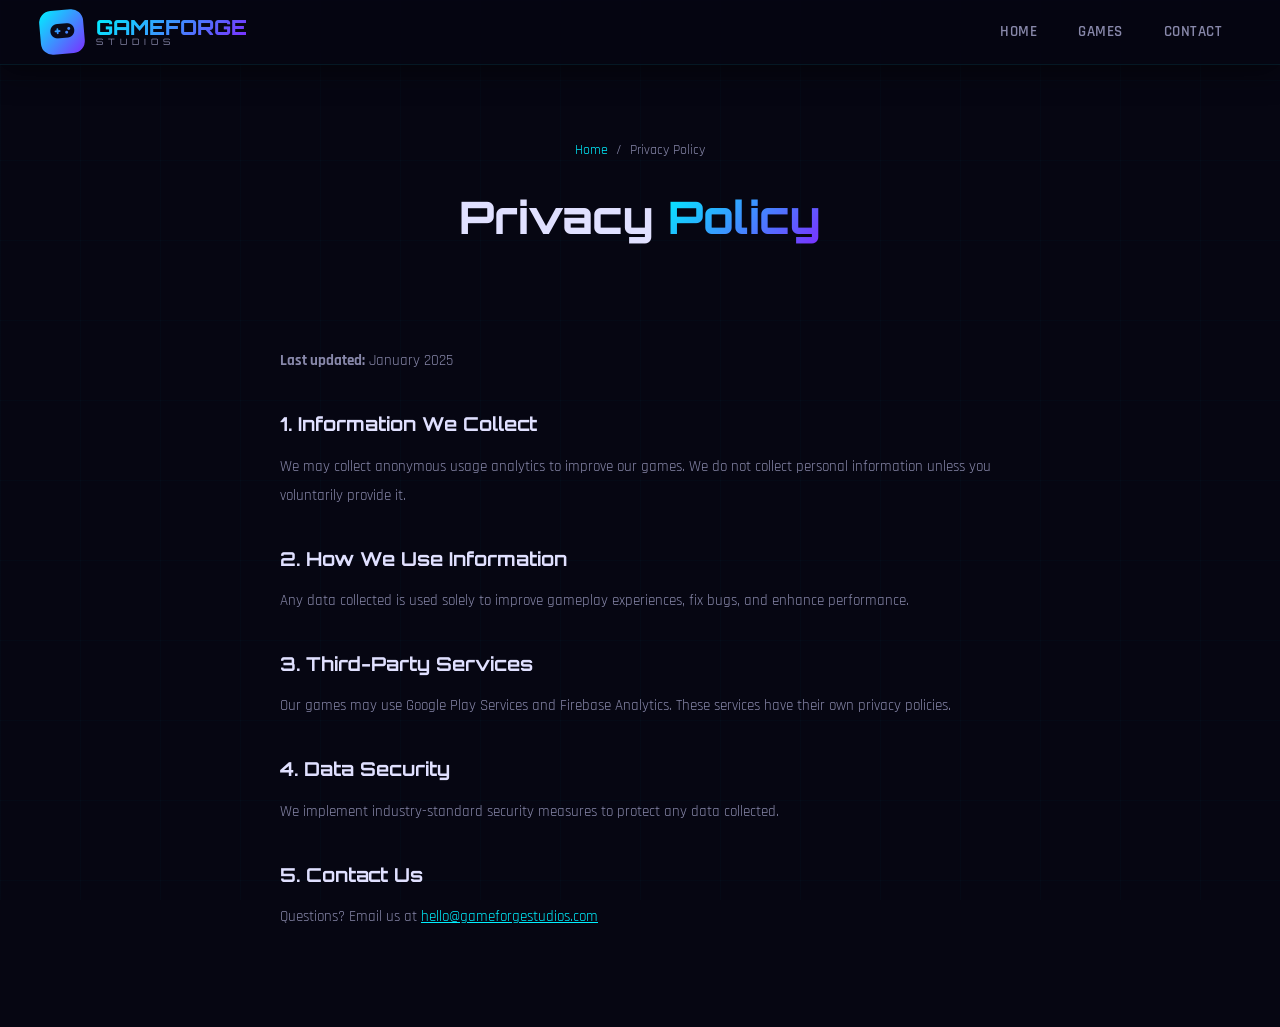
<file: pages/privacy.html>
<!DOCTYPE html>
<html lang="en">
<head>
    <meta charset="UTF-8">
    <meta name="viewport" content="width=device-width, initial-scale=1.0">
    <title>Privacy Policy | GameForge Studios</title>
    <link rel="icon" type="image/svg+xml" href="../images/favicon.svg">
    <link href="https://fonts.googleapis.com/css2?family=Orbitron:wght@400;700;900&family=Rajdhani:wght@400;600;700&display=swap" rel="stylesheet">
    <link rel="stylesheet" href="https://cdnjs.cloudflare.com/ajax/libs/font-awesome/6.5.0/css/all.min.css">
    <link rel="stylesheet" href="../css/style.css">
    <style>
        .page-hero{padding:140px 40px 40px;text-align:center;}
        .page-content{max-width:800px;margin:0 auto;padding:40px 40px 80px;color:var(--text-dim);line-height:1.9;}
        .page-content h2{font-family:'Orbitron',monospace;font-size:1.2rem;color:var(--text);margin:30px 0 10px;}
        .page-content p{margin-bottom:15px;font-size:0.95rem;}
        .breadcrumb{display:flex;justify-content:center;gap:8px;font-size:0.85rem;color:var(--text-dim);margin-bottom:20px;}
        .breadcrumb a{color:var(--primary);text-decoration:none;}
    </style>
</head>
<body>
    <div class="grid-overlay"></div>
    <nav class="navbar scrolled"><div class="nav-container"><a class="logo" href="../index.html"><div class="logo-icon"><i class="fas fa-gamepad"></i></div><div class="logo-text-wrap"><span class="logo-text">GAMEFORGE</span><span class="logo-sub">STUDIOS</span></div></a><ul class="nav-links"><li><a href="../index.html">Home</a></li><li><a href="../index.html#games">Games</a></li><li><a href="../index.html#contact">Contact</a></li></ul></div></nav>
    <div class="page-hero"><div class="breadcrumb"><a href="../index.html">Home</a><span>/</span><span>Privacy Policy</span></div><h1 class="section-title">Privacy <span>Policy</span></h1></div>
    <div class="page-content">
        <p><strong>Last updated:</strong> January 2025</p>
        <h2>1. Information We Collect</h2><p>We may collect anonymous usage analytics to improve our games. We do not collect personal information unless you voluntarily provide it.</p>
        <h2>2. How We Use Information</h2><p>Any data collected is used solely to improve gameplay experiences, fix bugs, and enhance performance.</p>
        <h2>3. Third-Party Services</h2><p>Our games may use Google Play Services and Firebase Analytics. These services have their own privacy policies.</p>
        <h2>4. Data Security</h2><p>We implement industry-standard security measures to protect any data collected.</p>
        <h2>5. Contact Us</h2><p>Questions? Email us at <a href="mailto:hello@gameforgestudios.com" style="color:var(--primary);">hello@gameforgestudios.com</a></p>
    </div>
</body>
</html>
</file>
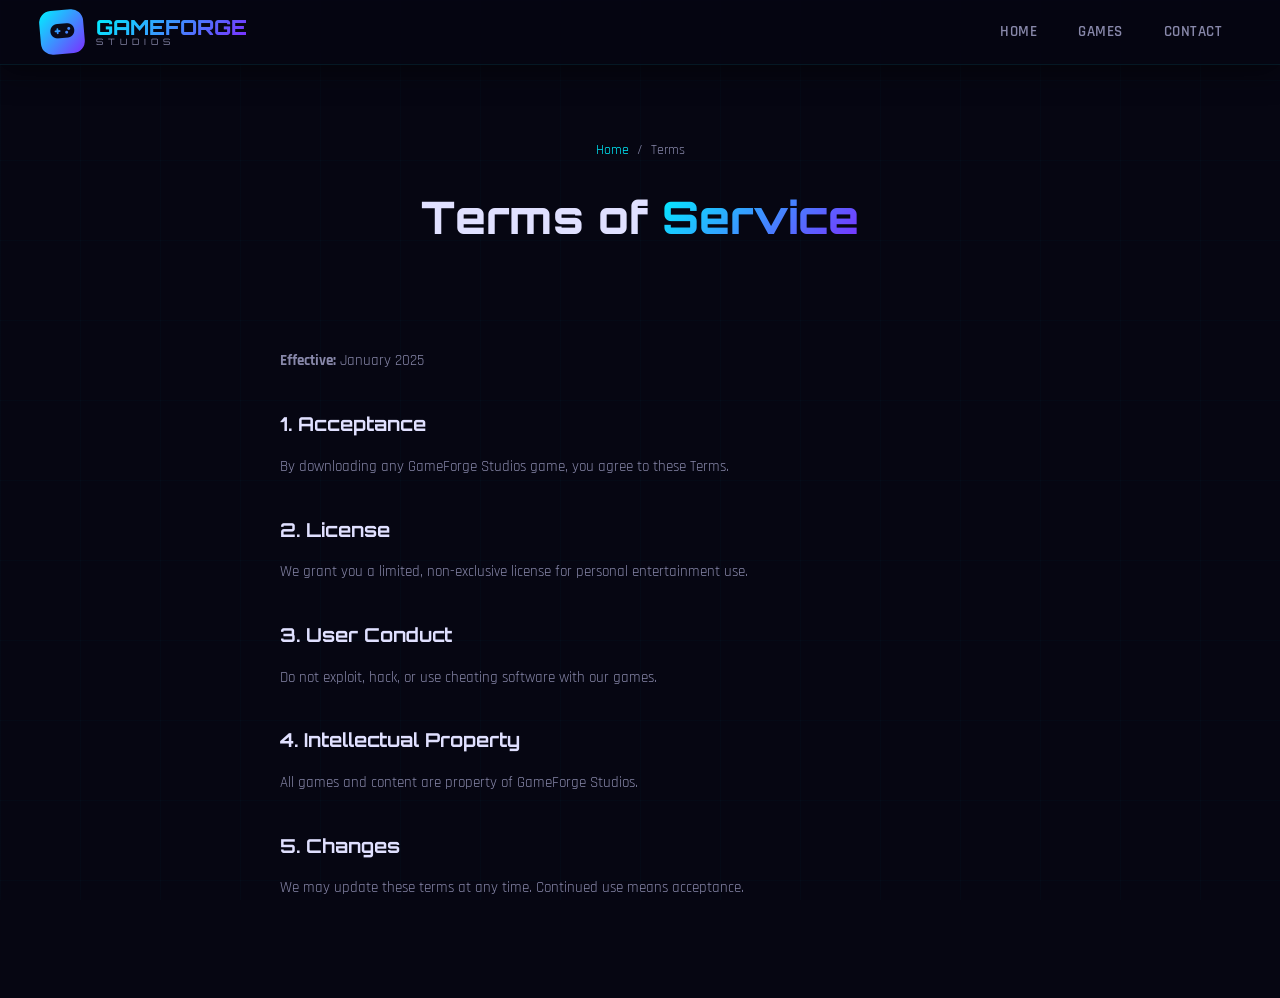
<file: pages/terms.html>
<!DOCTYPE html>
<html lang="en">
<head>
    <meta charset="UTF-8">
    <meta name="viewport" content="width=device-width, initial-scale=1.0">
    <title>Terms of Service | GameForge Studios</title>
    <link rel="icon" type="image/svg+xml" href="../images/favicon.svg">
    <link href="https://fonts.googleapis.com/css2?family=Orbitron:wght@400;700;900&family=Rajdhani:wght@400;600;700&display=swap" rel="stylesheet">
    <link rel="stylesheet" href="https://cdnjs.cloudflare.com/ajax/libs/font-awesome/6.5.0/css/all.min.css">
    <link rel="stylesheet" href="../css/style.css">
    <style>
        .page-hero{padding:140px 40px 40px;text-align:center;}
        .page-content{max-width:800px;margin:0 auto;padding:40px 40px 80px;color:var(--text-dim);line-height:1.9;}
        .page-content h2{font-family:'Orbitron',monospace;font-size:1.2rem;color:var(--text);margin:30px 0 10px;}
        .page-content p{margin-bottom:15px;font-size:0.95rem;}
        .breadcrumb{display:flex;justify-content:center;gap:8px;font-size:0.85rem;color:var(--text-dim);margin-bottom:20px;}
        .breadcrumb a{color:var(--primary);text-decoration:none;}
    </style>
</head>
<body>
    <div class="grid-overlay"></div>
    <nav class="navbar scrolled"><div class="nav-container"><a class="logo" href="../index.html"><div class="logo-icon"><i class="fas fa-gamepad"></i></div><div class="logo-text-wrap"><span class="logo-text">GAMEFORGE</span><span class="logo-sub">STUDIOS</span></div></a><ul class="nav-links"><li><a href="../index.html">Home</a></li><li><a href="../index.html#games">Games</a></li><li><a href="../index.html#contact">Contact</a></li></ul></div></nav>
    <div class="page-hero"><div class="breadcrumb"><a href="../index.html">Home</a><span>/</span><span>Terms</span></div><h1 class="section-title">Terms of <span>Service</span></h1></div>
    <div class="page-content">
        <p><strong>Effective:</strong> January 2025</p>
        <h2>1. Acceptance</h2><p>By downloading any GameForge Studios game, you agree to these Terms.</p>
        <h2>2. License</h2><p>We grant you a limited, non-exclusive license for personal entertainment use.</p>
        <h2>3. User Conduct</h2><p>Do not exploit, hack, or use cheating software with our games.</p>
        <h2>4. Intellectual Property</h2><p>All games and content are property of GameForge Studios.</p>
        <h2>5. Changes</h2><p>We may update these terms at any time. Continued use means acceptance.</p>
    </div>
</body>
</html>
</file>
<file: css/style.css>
/* ========================================================
   GAMEFORGE STUDIOS - Main Stylesheet
   ======================================================== */

*, *::before, *::after { margin:0; padding:0; box-sizing:border-box; }

:root {
    --primary: #00f0ff;
    --secondary: #7b2fff;
    --accent: #ff2d75;
    --success: #00e676;
    --warning: #ffd600;
    --dark: #0a0a1a;
    --darker: #060612;
    --card-bg: #11112b;
    --card-hover: #1a1a3e;
    --text: #e0e0ff;
    --text-dim: #8888aa;
    --glow-primary: 0 0 20px rgba(0,240,255,0.3);
    --glow-secondary: 0 0 20px rgba(123,47,255,0.3);
    --glow-accent: 0 0 20px rgba(255,45,117,0.3);
    --gradient-main: linear-gradient(135deg, #00f0ff, #7b2fff);
    --gradient-accent: linear-gradient(135deg, #ff2d75, #ff8a00);
    --gradient-card: linear-gradient(145deg, #11112b, #1a1a3e);
    --radius: 16px;
    --transition: all 0.3s cubic-bezier(0.4,0,0.2,1);
}

html { scroll-behavior:smooth; scrollbar-width:thin; scrollbar-color:var(--secondary) var(--darker); }
::-webkit-scrollbar { width:8px; }
::-webkit-scrollbar-track { background:var(--darker); }
::-webkit-scrollbar-thumb { background:linear-gradient(var(--primary),var(--secondary)); border-radius:10px; }

body { font-family:'Rajdhani',sans-serif; background:var(--darker); color:var(--text); overflow-x:hidden; line-height:1.6; }

.cursor-glow { position:fixed; width:300px; height:300px; border-radius:50%; background:radial-gradient(circle,rgba(0,240,255,0.06) 0%,transparent 70%); pointer-events:none; z-index:0; transform:translate(-50%,-50%); transition:opacity 0.3s; opacity:0; }
@media(hover:hover){.cursor-glow{opacity:1;}}

.bg-animation { position:fixed; top:0; left:0; width:100%; height:100%; z-index:-2; overflow:hidden; }
.bg-animation .particle { position:absolute; border-radius:50%; animation:floatParticle linear infinite; opacity:0; }
@keyframes floatParticle { 0%{transform:translateY(100vh) rotate(0deg);opacity:0;} 10%{opacity:0.5;} 90%{opacity:0.5;} 100%{transform:translateY(-10vh) rotate(720deg);opacity:0;} }

.grid-overlay { position:fixed; top:0; left:0; width:100%; height:100%; background-image:linear-gradient(rgba(0,240,255,0.02) 1px,transparent 1px),linear-gradient(90deg,rgba(0,240,255,0.02) 1px,transparent 1px); background-size:80px 80px; z-index:-1; pointer-events:none; }

.loader-wrapper { position:fixed; top:0; left:0; width:100%; height:100%; background:var(--darker); display:flex; align-items:center; justify-content:center; z-index:10000; transition:opacity 0.8s,visibility 0.8s; }
.loader-wrapper.hidden { opacity:0; visibility:hidden; }
.loader { text-align:center; }
.loader-icon { width:70px; height:70px; border:4px solid transparent; border-top-color:var(--primary); border-right-color:var(--secondary); border-radius:50%; animation:spin 1s linear infinite; margin:0 auto 20px; position:relative; }
.loader-icon::before { content:''; position:absolute; top:8px; left:8px; right:8px; bottom:8px; border:4px solid transparent; border-bottom-color:var(--accent); border-left-color:var(--primary); border-radius:50%; animation:spin 0.6s linear infinite reverse; }
@keyframes spin { to{transform:rotate(360deg);} }
.loader-text { font-family:'Orbitron',monospace; font-size:1rem; background:var(--gradient-main); -webkit-background-clip:text; -webkit-text-fill-color:transparent; background-clip:text; letter-spacing:6px; margin-bottom:15px; }
.loader-bar { width:180px; height:3px; background:rgba(255,255,255,0.1); border-radius:3px; margin:0 auto; overflow:hidden; }
.loader-bar-fill { width:0%; height:100%; background:var(--gradient-main); border-radius:3px; animation:loadBar 1.5s ease forwards; }
@keyframes loadBar { to{width:100%;} }

.navbar { position:fixed; top:0; left:0; width:100%; padding:18px 0; z-index:1000; transition:var(--transition); }
.navbar.scrolled { background:rgba(6,6,18,0.95); backdrop-filter:blur(20px); border-bottom:1px solid rgba(0,240,255,0.08); padding:10px 0; box-shadow:0 5px 30px rgba(0,0,0,0.5); }
.nav-container { max-width:1400px; margin:0 auto; padding:0 40px; display:flex; align-items:center; justify-content:space-between; }
.logo { display:flex; align-items:center; gap:12px; text-decoration:none; }
.logo-icon { width:44px; height:44px; background:var(--gradient-main); border-radius:12px; display:flex; align-items:center; justify-content:center; font-size:1.2rem; color:var(--dark); transform:rotate(-5deg); transition:transform 0.3s; }
.logo:hover .logo-icon { transform:rotate(5deg) scale(1.1); }
.logo-text-wrap { display:flex; flex-direction:column; line-height:1; }
.logo-text { font-family:'Orbitron',monospace; font-size:1.3rem; font-weight:800; background:var(--gradient-main); -webkit-background-clip:text; -webkit-text-fill-color:transparent; background-clip:text; }
.logo-sub { font-family:'Orbitron',monospace; font-size:0.55rem; letter-spacing:5px; color:var(--text-dim); }

.nav-links { display:flex; list-style:none; gap:5px; align-items:center; }
.nav-links a { color:var(--text-dim); text-decoration:none; padding:8px 18px; border-radius:8px; font-weight:600; font-size:0.95rem; letter-spacing:0.5px; text-transform:uppercase; transition:var(--transition); position:relative; }
.nav-links a:hover,.nav-links a.active { color:var(--primary); background:rgba(0,240,255,0.06); }
.nav-links a::after { content:''; position:absolute; bottom:2px; left:50%; transform:translateX(-50%) scaleX(0); width:50%; height:2px; background:var(--gradient-main); transition:transform 0.3s; border-radius:2px; }
.nav-links a:hover::after,.nav-links a.active::after { transform:translateX(-50%) scaleX(1); }
.nav-cta { background:var(--gradient-main)!important; color:var(--dark)!important; -webkit-text-fill-color:var(--dark)!important; font-weight:700!important; border-radius:10px!important; box-shadow:var(--glow-primary); }
.nav-cta:hover { transform:translateY(-2px)!important; box-shadow:0 0 30px rgba(0,240,255,0.5)!important; }
.nav-cta::after { display:none!important; }

.hamburger { display:none; flex-direction:column; gap:5px; cursor:pointer; padding:5px; z-index:1001; }
.hamburger span { width:28px; height:3px; background:var(--primary); border-radius:3px; transition:var(--transition); }
.hamburger.active span:nth-child(1) { transform:rotate(45deg) translate(5px,6px); }
.hamburger.active span:nth-child(2) { opacity:0; }
.hamburger.active span:nth-child(3) { transform:rotate(-45deg) translate(5px,-6px); }

.hero { min-height:100vh; display:flex; align-items:center; justify-content:center; position:relative; padding:130px 40px 80px; overflow:hidden; }
.hero-bg-glow { position:absolute; border-radius:50%; filter:blur(150px); opacity:0.12; pointer-events:none; }
.hero-bg-glow.g1 { width:600px; height:600px; background:var(--primary); top:-200px; right:-100px; animation:pulseGlow 4s ease-in-out infinite; }
.hero-bg-glow.g2 { width:600px; height:600px; background:var(--secondary); bottom:-200px; left:-100px; animation:pulseGlow 4s ease-in-out infinite 2s; }
.hero-bg-glow.g3 { width:400px; height:400px; background:var(--accent); top:50%; left:50%; transform:translate(-50%,-50%); animation:pulseGlow 6s ease-in-out infinite 1s; }
@keyframes pulseGlow { 0%,100%{opacity:0.08;transform:scale(1);} 50%{opacity:0.18;transform:scale(1.1);} }

.hero-floating-shapes { position:absolute; width:100%; height:100%; pointer-events:none; }
.shape { position:absolute; border-radius:50%; opacity:0.05; animation:floatShape 20s ease-in-out infinite; }
.shape-1 { width:200px; height:200px; background:var(--primary); top:20%; left:10%; }
.shape-2 { width:150px; height:150px; background:var(--secondary); top:60%; right:10%; animation-delay:-4s; }
.shape-3 { width:100px; height:100px; background:var(--accent); bottom:20%; left:30%; animation-delay:-8s; }
.shape-4 { width:80px; height:80px; background:var(--primary); top:30%; right:25%; animation-delay:-12s; border-radius:20%; }
.shape-5 { width:120px; height:120px; background:var(--warning); bottom:30%; right:20%; animation-delay:-6s; }
@keyframes floatShape { 0%,100%{transform:translate(0,0) rotate(0deg);} 25%{transform:translate(30px,-30px) rotate(90deg);} 50%{transform:translate(-20px,20px) rotate(180deg);} 75%{transform:translate(10px,-10px) rotate(270deg);} }

.hero-content { text-align:center; max-width:950px; position:relative; z-index:2; }
.hero-badge { display:inline-flex; align-items:center; gap:10px; background:rgba(0,240,255,0.06); border:1px solid rgba(0,240,255,0.15); padding:8px 24px; border-radius:50px; font-size:0.85rem; font-weight:600; letter-spacing:2px; text-transform:uppercase; color:var(--primary); margin-bottom:30px; animation:fadeInDown 0.8s ease 0.3s both; }
.dot { width:8px; height:8px; background:var(--success); border-radius:50%; animation:blink 1.5s ease-in-out infinite; }
@keyframes blink { 0%,100%{opacity:1;} 50%{opacity:0.3;} }

.hero-title { font-family:'Orbitron',monospace; font-size:clamp(2.2rem,6vw,4.5rem); font-weight:900; line-height:1.15; margin-bottom:28px; }
.hero-title .word { display:inline-block; animation:wordReveal 0.6s ease both; animation-delay:var(--delay); }
@keyframes wordReveal { from{opacity:0;transform:translateY(30px) rotateX(-30deg);} to{opacity:1;transform:translateY(0) rotateX(0);} }
.hero-title .line1 .word { color:var(--text); }
.hero-title .line2 { display:block; background:var(--gradient-main); -webkit-background-clip:text; -webkit-text-fill-color:transparent; background-clip:text; }
.hero-title .line3 { display:block; background:var(--gradient-accent); -webkit-background-clip:text; -webkit-text-fill-color:transparent; background-clip:text; font-size:0.65em; }

.hero-subtitle { font-size:1.2rem; color:var(--text-dim); max-width:620px; margin:0 auto 40px; font-weight:400; line-height:1.8; animation:fadeInUp 0.8s ease 0.8s both; }
.hero-buttons { display:flex; gap:15px; justify-content:center; flex-wrap:wrap; animation:fadeInUp 0.8s ease 1s both; }

.btn { display:inline-flex; align-items:center; gap:10px; padding:14px 32px; border-radius:12px; font-family:'Rajdhani',sans-serif; font-size:1rem; font-weight:700; letter-spacing:1px; text-transform:uppercase; text-decoration:none; cursor:pointer; border:none; transition:var(--transition); position:relative; overflow:hidden; }
.btn-shine { position:absolute; top:0; left:-100%; width:60%; height:100%; background:linear-gradient(90deg,transparent,rgba(255,255,255,0.2),transparent); transform:skewX(-20deg); transition:left 0.6s; }
.btn:hover .btn-shine { left:120%; }
.btn-primary { background:var(--gradient-main); color:var(--dark); box-shadow:var(--glow-primary); }
.btn-primary:hover { transform:translateY(-3px); box-shadow:0 0 40px rgba(0,240,255,0.5); }
.btn-secondary { background:transparent; color:var(--text); border:2px solid rgba(123,47,255,0.4); }
.btn-secondary:hover { border-color:var(--secondary); background:rgba(123,47,255,0.1); transform:translateY(-3px); box-shadow:var(--glow-secondary); }
.btn-outline { background:transparent; color:var(--text-dim); border:2px solid rgba(255,255,255,0.1); }
.btn-outline:hover { border-color:var(--primary); color:var(--primary); transform:translateY(-3px); }

.hero-stats { display:flex; justify-content:center; align-items:center; gap:30px; margin-top:55px; animation:fadeInUp 0.8s ease 1.2s both; }
.stat-item { text-align:center; }
.stat-number { font-family:'Orbitron',monospace; font-size:2rem; font-weight:800; background:var(--gradient-main); -webkit-background-clip:text; -webkit-text-fill-color:transparent; background-clip:text; }
.stat-label { font-size:0.8rem; color:var(--text-dim); text-transform:uppercase; letter-spacing:2px; margin-top:4px; }
.stat-divider { width:1px; height:40px; background:rgba(255,255,255,0.1); }

.hero-scroll-indicator { position:absolute; bottom:30px; left:50%; transform:translateX(-50%); display:flex; flex-direction:column; align-items:center; gap:10px; animation:fadeInUp 0.8s ease 1.5s both; }
.mouse { width:24px; height:38px; border:2px solid rgba(255,255,255,0.2); border-radius:12px; position:relative; }
.mouse-wheel { width:4px; height:8px; background:var(--primary); border-radius:2px; position:absolute; top:6px; left:50%; transform:translateX(-50%); animation:mouseScroll 2s ease-in-out infinite; }
@keyframes mouseScroll { 0%,100%{transform:translateX(-50%) translateY(0);opacity:1;} 50%{transform:translateX(-50%) translateY(10px);opacity:0.3;} }
.scroll-text { font-size:0.65rem; letter-spacing:3px; text-transform:uppercase; color:var(--text-dim); }

.marquee-banner { background:rgba(0,240,255,0.03); border-top:1px solid rgba(0,240,255,0.08); border-bottom:1px solid rgba(0,240,255,0.08); padding:14px 0; overflow:hidden; }
.marquee-track { overflow:hidden; white-space:nowrap; }
.marquee-content { display:inline-flex; gap:40px; animation:marqueeScroll 30s linear infinite; font-family:'Orbitron',monospace; font-size:0.85rem; font-weight:600; letter-spacing:2px; color:var(--text-dim); }
.marquee-content span { white-space:nowrap; }
@keyframes marqueeScroll { to{transform:translateX(-50%);} }

.section { padding:100px 40px; position:relative; }
.section-header { text-align:center; margin-bottom:60px; }
.section-tag { display:inline-flex; align-items:center; gap:8px; font-family:'Orbitron',monospace; font-size:0.75rem; letter-spacing:3px; text-transform:uppercase; color:var(--primary); background:rgba(0,240,255,0.06); border:1px solid rgba(0,240,255,0.12); padding:6px 18px; border-radius:30px; margin-bottom:18px; }
.section-title { font-family:'Orbitron',monospace; font-size:clamp(1.8rem,4vw,2.8rem); font-weight:800; color:var(--text); margin-bottom:14px; }
.section-title span { background:var(--gradient-main); -webkit-background-clip:text; -webkit-text-fill-color:transparent; background-clip:text; }
.section-desc { font-size:1.05rem; color:var(--text-dim); max-width:550px; margin:0 auto; }

.filter-tabs { display:flex; justify-content:center; gap:8px; margin-bottom:20px; flex-wrap:wrap; }
.filter-tab { padding:9px 20px; border-radius:10px; font-family:'Rajdhani',sans-serif; font-size:0.9rem; font-weight:600; letter-spacing:0.5px; text-transform:uppercase; cursor:pointer; border:1px solid rgba(255,255,255,0.08); background:rgba(255,255,255,0.02); color:var(--text-dim); transition:var(--transition); display:inline-flex; align-items:center; gap:6px; }
.filter-tab:hover { border-color:rgba(0,240,255,0.2); color:var(--text); }
.filter-tab.active { background:var(--gradient-main); color:var(--dark); border-color:transparent; box-shadow:var(--glow-primary); }
.games-count { text-align:center; color:var(--text-dim); font-size:0.85rem; margin-bottom:35px; letter-spacing:1px; }

.games-grid { display:grid; grid-template-columns:repeat(auto-fill,minmax(340px,1fr)); gap:28px; max-width:1400px; margin:0 auto; }
.game-card { background:var(--gradient-card); border-radius:20px; overflow:hidden; border:1px solid rgba(255,255,255,0.05); transition:all 0.4s cubic-bezier(0.175,0.885,0.32,1.275); cursor:pointer; opacity:0; transform:translateY(30px); }
.game-card.visible { opacity:1; transform:translateY(0); }
.game-card:hover { transform:translateY(-8px); border-color:rgba(0,240,255,0.25); box-shadow:0 20px 50px rgba(0,0,0,0.3),var(--glow-primary); }
.game-card-image { position:relative; height:210px; overflow:hidden; }
.game-visual { width:100%; height:100%; display:flex; align-items:center; justify-content:center; position:relative; }
.game-icon-wrapper { position:relative; z-index:2; width:85px; height:85px; border-radius:22px; display:flex; align-items:center; justify-content:center; font-size:2.4rem; box-shadow:0 10px 30px rgba(0,0,0,0.3); transition:transform 0.3s; overflow:hidden; }
.game-card:hover .game-icon-wrapper { transform:scale(1.1) rotate(-3deg); }

/* ── SVG Icon Support ── */
.game-icon-wrapper.svg-icon {
    padding:6px;
    font-size:0;
    background:transparent !important;
}
.game-icon-wrapper.svg-icon svg {
    width:100%;
    height:100%;
    display:block;
    border-radius:16px;
}

.game-card-overlay { position:absolute; bottom:0; left:0; width:100%; height:50%; background:linear-gradient(transparent,var(--card-bg)); }
.game-card-badge { position:absolute; top:14px; right:14px; padding:4px 12px; border-radius:20px; font-size:0.7rem; font-weight:700; letter-spacing:1px; text-transform:uppercase; z-index:3; }
.badge-new { background:var(--gradient-accent); color:white; }
.badge-popular { background:var(--gradient-main); color:var(--dark); }
.badge-featured { background:linear-gradient(135deg,#ffd700,#ff8c00); color:var(--dark); }
.game-card-content { padding:22px; }
.game-card-category { font-size:0.75rem; font-weight:600; letter-spacing:2px; text-transform:uppercase; color:var(--primary); margin-bottom:6px; }
.game-card-title { font-family:'Orbitron',monospace; font-size:1.15rem; font-weight:700; color:var(--text); margin-bottom:8px; transition:color 0.3s; }
.game-card:hover .game-card-title { color:var(--primary); }
.game-card-desc { font-size:0.9rem; color:var(--text-dim); line-height:1.6; margin-bottom:18px; display:-webkit-box; -webkit-line-clamp:2; -webkit-box-orient:vertical; overflow:hidden; }
.game-card-meta { display:flex; align-items:center; justify-content:space-between; padding-top:14px; border-top:1px solid rgba(255,255,255,0.05); }
.game-rating { display:flex; align-items:center; gap:5px; }
.game-rating .stars { color:#ffd700; font-size:0.8rem; }
.game-rating .rating-text { font-weight:600; font-size:0.85rem; }
.game-platform { display:flex; align-items:center; gap:5px; color:var(--text-dim); font-size:0.8rem; }
.game-platform i { color:#3ddc84; }
.game-download-btn { display:flex; align-items:center; gap:8px; justify-content:center; padding:10px 18px; background:linear-gradient(135deg,rgba(0,240,255,0.1),rgba(123,47,255,0.1)); border:1px solid rgba(0,240,255,0.15); border-radius:10px; color:var(--primary); font-weight:600; font-size:0.85rem; margin-top:14px; transition:var(--transition); text-transform:uppercase; letter-spacing:0.5px; }
.game-card:hover .game-download-btn { background:var(--gradient-main); color:var(--dark); border-color:transparent; }

/* ── Detail Page Button Variant ── */
.game-download-btn .fa-external-link-alt {
    font-size:0.75rem;
}

.spotlight-section { overflow:hidden; }
.spotlight-bg { position:absolute; top:0; left:0; width:100%; height:100%; background:linear-gradient(135deg,rgba(0,240,255,0.03),rgba(123,47,255,0.03)); z-index:-1; }
.spotlight-container { max-width:1200px; margin:0 auto; display:grid; grid-template-columns:1fr 1fr; gap:60px; align-items:center; }
.spotlight-title { font-family:'Orbitron',monospace; font-size:clamp(1.8rem,3vw,2.5rem); font-weight:800; background:var(--gradient-main); -webkit-background-clip:text; -webkit-text-fill-color:transparent; background-clip:text; margin:15px 0; }
.spotlight-desc { color:var(--text-dim); font-size:1.05rem; line-height:1.8; margin-bottom:25px; }
.spotlight-features { display:grid; grid-template-columns:1fr 1fr; gap:12px; margin-bottom:30px; }
.spotlight-feature { display:flex; align-items:center; gap:10px; color:var(--text); font-weight:500; font-size:0.95rem; }
.spotlight-feature i { color:var(--primary); width:20px; }
.spotlight-buttons { display:flex; gap:12px; flex-wrap:wrap; }
.spotlight-visual { display:flex; justify-content:center; align-items:center; }
.spotlight-card { width:280px; height:320px; background:linear-gradient(145deg,#1a1a4e,#0d47a1); border-radius:30px; display:flex; align-items:center; justify-content:center; position:relative; border:1px solid rgba(0,240,255,0.15); animation:spotlightFloat 4s ease-in-out infinite; }
@keyframes spotlightFloat { 0%,100%{transform:translateY(0) rotate(-2deg);} 50%{transform:translateY(-15px) rotate(2deg);} }
.spotlight-icon-wrap { font-size:5rem; filter:drop-shadow(0 0 30px rgba(0,240,255,0.3)); }

/* ── Spotlight SVG Icon Support ── */
.spotlight-icon-wrap.svg-icon {
    font-size:0;
    width:160px;
    height:160px;
}
.spotlight-icon-wrap.svg-icon svg {
    width:100%;
    height:100%;
    display:block;
    border-radius:20px;
    filter:drop-shadow(0 0 30px rgba(0,240,255,0.3));
}

.spotlight-card-glow { position:absolute; width:200px; height:200px; background:var(--primary); border-radius:50%; filter:blur(80px); opacity:0.15; }

.features-grid { display:grid; grid-template-columns:repeat(auto-fit,minmax(280px,1fr)); gap:25px; max-width:1200px; margin:0 auto; }
.feature-card { background:var(--gradient-card); border:1px solid rgba(255,255,255,0.05); border-radius:20px; padding:35px 28px; text-align:center; transition:var(--transition); position:relative; overflow:hidden; }
.feature-card::before { content:''; position:absolute; top:0; left:0; width:100%; height:3px; background:var(--gradient-main); transform:scaleX(0); transition:transform 0.3s; }
.feature-card:hover::before { transform:scaleX(1); }
.feature-card:hover { transform:translateY(-5px); border-color:rgba(0,240,255,0.15); box-shadow:0 12px 35px rgba(0,0,0,0.25); }
.feature-icon { width:65px; height:65px; border-radius:16px; display:flex; align-items:center; justify-content:center; font-size:1.6rem; margin:0 auto 18px; background:rgba(0,240,255,0.08); color:var(--primary); transition:var(--transition); }
.feature-card:hover .feature-icon { background:var(--gradient-main); color:var(--dark); transform:scale(1.08) rotate(-3deg); }
.feature-title { font-family:'Orbitron',monospace; font-size:1rem; font-weight:700; margin-bottom:10px; }
.feature-desc { font-size:0.9rem; color:var(--text-dim); line-height:1.7; }
.feature-number { position:absolute; top:15px; right:20px; font-family:'Orbitron',monospace; font-size:2.5rem; font-weight:900; color:rgba(255,255,255,0.03); }

.stats-banner { background:linear-gradient(135deg,rgba(0,240,255,0.04),rgba(123,47,255,0.04)); border-top:1px solid rgba(0,240,255,0.08); border-bottom:1px solid rgba(0,240,255,0.08); padding:70px 40px; }
.stats-grid { display:grid; grid-template-columns:repeat(auto-fit,minmax(200px,1fr)); gap:35px; max-width:1100px; margin:0 auto; text-align:center; }
.stats-item { padding:15px; }
.stats-icon-wrap { width:55px; height:55px; border-radius:14px; background:rgba(0,240,255,0.08); display:flex; align-items:center; justify-content:center; margin:0 auto 15px; font-size:1.4rem; color:var(--primary); }
.stats-number { font-family:'Orbitron',monospace; font-size:2.5rem; font-weight:900; background:var(--gradient-main); -webkit-background-clip:text; -webkit-text-fill-color:transparent; background-clip:text; margin-bottom:4px; }
.stats-label { font-size:0.85rem; color:var(--text-dim); text-transform:uppercase; letter-spacing:2px; }

.testimonials-grid { display:grid; grid-template-columns:repeat(auto-fit,minmax(300px,1fr)); gap:25px; max-width:1200px; margin:0 auto; }
.testimonial-card { background:var(--gradient-card); border:1px solid rgba(255,255,255,0.05); border-radius:20px; padding:30px; transition:var(--transition); }
.testimonial-card:hover { transform:translateY(-4px); border-color:rgba(0,240,255,0.15); }
.testimonial-stars { color:#ffd700; font-size:1rem; margin-bottom:14px; letter-spacing:3px; }
.testimonial-text { color:var(--text-dim); font-size:0.95rem; line-height:1.7; margin-bottom:20px; font-style:italic; }
.testimonial-author { display:flex; align-items:center; gap:12px; }
.author-avatar { width:42px; height:42px; border-radius:12px; display:flex; align-items:center; justify-content:center; font-weight:700; color:white; font-size:1.1rem; }
.author-name { font-weight:600; font-size:0.95rem; }
.author-game { font-size:0.8rem; color:var(--primary); }

.tech-grid { display:flex; justify-content:center; gap:20px; flex-wrap:wrap; max-width:900px; margin:0 auto; }
.tech-item { display:flex; align-items:center; gap:10px; background:var(--gradient-card); border:1px solid rgba(255,255,255,0.05); padding:16px 28px; border-radius:14px; font-weight:600; font-size:0.95rem; transition:var(--transition); }
.tech-item i { font-size:1.3rem; color:var(--primary); }
.tech-item:hover { border-color:rgba(0,240,255,0.2); transform:translateY(-3px); }

.contact-container { max-width:1100px; margin:0 auto; display:grid; grid-template-columns:1fr 1fr; gap:50px; align-items:start; }
.contact-methods { display:flex; flex-direction:column; gap:18px; }
.contact-method { display:flex; align-items:center; gap:15px; padding:16px 20px; background:var(--gradient-card); border:1px solid rgba(255,255,255,0.05); border-radius:14px; transition:var(--transition); }
.contact-method:hover { border-color:rgba(0,240,255,0.15); }
.contact-method-icon { width:44px; height:44px; border-radius:12px; background:rgba(0,240,255,0.08); display:flex; align-items:center; justify-content:center; color:var(--primary); font-size:1.1rem; flex-shrink:0; }
.contact-method-label { font-size:0.75rem; color:var(--text-dim); text-transform:uppercase; letter-spacing:1px; }
.contact-method-value { font-weight:600; font-size:0.95rem; }

.contact-form-wrap { background:var(--gradient-card); border:1px solid rgba(255,255,255,0.05); border-radius:20px; padding:35px; }
.form-title { font-family:'Orbitron',monospace; font-size:1.1rem; margin-bottom:22px; }
.form-row { display:grid; grid-template-columns:1fr 1fr; gap:14px; }
.form-group { margin-bottom:14px; }
.form-group label { display:block; font-size:0.8rem; font-weight:600; text-transform:uppercase; letter-spacing:1px; color:var(--text-dim); margin-bottom:6px; }
.form-group input,.form-group select,.form-group textarea { width:100%; padding:12px 16px; border-radius:10px; border:1px solid rgba(255,255,255,0.08); background:rgba(255,255,255,0.03); color:var(--text); font-family:'Rajdhani',sans-serif; font-size:0.95rem; outline:none; transition:var(--transition); resize:vertical; }
.form-group input:focus,.form-group select:focus,.form-group textarea:focus { border-color:var(--primary); box-shadow:0 0 15px rgba(0,240,255,0.1); }
.form-group select option { background:var(--card-bg); }

.newsletter-banner { background:linear-gradient(135deg,rgba(123,47,255,0.06),rgba(255,45,117,0.06)); border-top:1px solid rgba(123,47,255,0.1); border-bottom:1px solid rgba(123,47,255,0.1); padding:50px 40px; }
.newsletter-inner { max-width:800px; margin:0 auto; display:flex; align-items:center; justify-content:space-between; gap:30px; flex-wrap:wrap; }
.newsletter-text h3 { font-family:'Orbitron',monospace; font-size:1.2rem; margin-bottom:4px; display:flex; align-items:center; gap:8px; }
.newsletter-text h3 i { color:var(--accent); }
.newsletter-text p { color:var(--text-dim); font-size:0.9rem; }
.newsletter-form { display:flex; gap:8px; flex:1; min-width:300px; }
.newsletter-input { flex:1; padding:14px 20px; border-radius:12px; border:1px solid rgba(255,255,255,0.1); background:rgba(255,255,255,0.05); color:var(--text); font-family:'Rajdhani',sans-serif; font-size:1rem; outline:none; transition:var(--transition); }
.newsletter-input:focus { border-color:var(--primary); box-shadow:var(--glow-primary); }
.newsletter-btn { width:50px; height:50px; border-radius:12px; background:var(--gradient-main); color:var(--dark); border:none; cursor:pointer; font-size:1.1rem; transition:var(--transition); flex-shrink:0; }
.newsletter-btn:hover { transform:translateY(-2px); box-shadow:var(--glow-primary); }

.footer { background:var(--darker); border-top:1px solid rgba(255,255,255,0.04); padding:80px 40px 30px; }
.footer-grid { display:grid; grid-template-columns:2fr 1fr 1fr 1fr; gap:40px; max-width:1400px; margin:0 auto 50px; }
.footer-brand .logo { margin-bottom:18px; }
.footer-brand p { color:var(--text-dim); font-size:0.9rem; line-height:1.8; margin-bottom:20px; }
.footer-social { display:flex; gap:10px; }
.footer-social a { width:40px; height:40px; border-radius:10px; border:1px solid rgba(255,255,255,0.08); display:flex; align-items:center; justify-content:center; color:var(--text-dim); text-decoration:none; transition:var(--transition); font-size:1rem; }
.footer-social a:hover { border-color:var(--primary); color:var(--primary); background:rgba(0,240,255,0.08); transform:translateY(-3px); }
.footer-column h4 { font-family:'Orbitron',monospace; font-size:0.8rem; font-weight:700; letter-spacing:2px; text-transform:uppercase; color:var(--text); margin-bottom:22px; }
.footer-column ul { list-style:none; }
.footer-column ul li { margin-bottom:10px; }
.footer-column ul li a { color:var(--text-dim); text-decoration:none; font-size:0.9rem; transition:var(--transition); display:flex; align-items:center; gap:7px; }
.footer-column ul li a i { font-size:0.6rem; }
.footer-column ul li a:hover { color:var(--primary); padding-left:4px; }
.footer-bottom { max-width:1400px; margin:0 auto; padding-top:25px; border-top:1px solid rgba(255,255,255,0.04); display:flex; align-items:center; justify-content:space-between; flex-wrap:wrap; gap:10px; }
.footer-bottom p { color:var(--text-dim); font-size:0.8rem; }
.footer-bottom p span { color:var(--primary); font-weight:600; }

.back-to-top { position:fixed; bottom:25px; right:25px; width:48px; height:48px; border-radius:14px; background:var(--gradient-main); color:var(--dark); display:flex; align-items:center; justify-content:center; font-size:1.1rem; cursor:pointer; border:none; opacity:0; visibility:hidden; transform:translateY(20px); transition:var(--transition); z-index:999; box-shadow:var(--glow-primary); }
.back-to-top.visible { opacity:1; visibility:visible; transform:translateY(0); }
.back-to-top:hover { transform:translateY(-4px); box-shadow:0 0 30px rgba(0,240,255,0.5); }

.modal-overlay { position:fixed; top:0; left:0; width:100%; height:100%; background:rgba(0,0,0,0.8); backdrop-filter:blur(10px); z-index:5000; display:flex; align-items:center; justify-content:center; opacity:0; visibility:hidden; transition:var(--transition); padding:20px; }
.modal-overlay.active { opacity:1; visibility:visible; }
.modal { background:var(--card-bg); border:1px solid rgba(0,240,255,0.15); border-radius:24px; max-width:520px; width:100%; max-height:90vh; overflow-y:auto; transform:scale(0.9) translateY(20px); transition:transform 0.3s; }
.modal-overlay.active .modal { transform:scale(1) translateY(0); }
.modal-header { height:170px; display:flex; align-items:center; justify-content:center; position:relative; }
.modal-header .game-icon-wrapper { width:95px; height:95px; font-size:2.8rem; border-radius:24px; }

/* ── Modal SVG Icon Support ── */
.modal-header .game-icon-wrapper.svg-icon {
    padding:8px;
    font-size:0;
    background:transparent !important;
}
.modal-header .game-icon-wrapper.svg-icon svg {
    width:100%;
    height:100%;
    display:block;
    border-radius:18px;
}

.modal-close { position:absolute; top:12px; right:12px; width:34px; height:34px; border-radius:10px; background:rgba(255,255,255,0.1); border:none; color:var(--text); cursor:pointer; display:flex; align-items:center; justify-content:center; font-size:1rem; transition:var(--transition); }
.modal-close:hover { background:var(--accent); color:white; }
.modal-body { padding:28px; }
.modal-category { color:var(--primary); font-weight:600; letter-spacing:2px; text-transform:uppercase; font-size:0.8rem; }
.modal-title { font-family:'Orbitron',monospace; font-size:1.4rem; font-weight:700; margin:6px 0; }
.modal-rating { color:#ffd700; font-size:0.9rem; margin-bottom:15px; }
.modal-desc { color:var(--text-dim); line-height:1.8; font-size:0.95rem; margin-bottom:20px; }
.modal-features-title { font-family:'Orbitron',monospace; font-size:0.85rem; letter-spacing:1px; margin-bottom:12px; }
.modal-features { display:grid; grid-template-columns:1fr 1fr; gap:8px; margin-bottom:22px; }
.modal-feature { display:flex; align-items:center; gap:8px; font-size:0.85rem; color:var(--text-dim); }
.modal-feature i { color:var(--success); font-size:0.75rem; }
.modal-actions { display:flex; gap:10px; }
.modal-actions .btn { flex:1; justify-content:center; padding:12px 16px; font-size:0.9rem; }

/* ── Modal Detail Page Button ── */
.modal-actions .btn .fa-external-link-alt {
    font-size:0.8rem;
}

.toast { position:fixed; bottom:30px; left:50%; transform:translateX(-50%) translateY(100px); background:var(--card-bg); border:1px solid rgba(0,240,255,0.2); padding:14px 28px; border-radius:14px; display:flex; align-items:center; gap:10px; font-weight:600; z-index:9999; transition:transform 0.4s cubic-bezier(0.175,0.885,0.32,1.275); box-shadow:0 10px 30px rgba(0,0,0,0.3); }
.toast.show { transform:translateX(-50%) translateY(0); }
.toast i { color:var(--success); font-size:1.2rem; }

@keyframes fadeInUp { from{opacity:0;transform:translateY(30px);} to{opacity:1;transform:translateY(0);} }
@keyframes fadeInDown { from{opacity:0;transform:translateY(-20px);} to{opacity:1;transform:translateY(0);} }
.reveal { opacity:0; transform:translateY(40px); transition:all 0.8s cubic-bezier(0.175,0.885,0.32,1.275); }
.reveal.revealed { opacity:1; transform:translateY(0); }

@media(max-width:1024px){
    .footer-grid{grid-template-columns:1fr 1fr;}
    .spotlight-container{grid-template-columns:1fr;text-align:center;}
    .spotlight-content .section-tag{display:inline-flex;}
    .spotlight-features{justify-items:center;}
    .spotlight-buttons{justify-content:center;}
    .contact-container{grid-template-columns:1fr;}
}
@media(max-width:768px){
    .hamburger{display:flex;}
    .nav-links{position:fixed;top:0;right:-100%;width:80%;max-width:340px;height:100vh;background:rgba(6,6,18,0.98);backdrop-filter:blur(20px);flex-direction:column;padding:100px 35px 35px;transition:right 0.4s;border-left:1px solid rgba(0,240,255,0.08);gap:3px;}
    .nav-links.open{right:0;}
    .nav-links a{padding:14px 18px;width:100%;font-size:1.05rem;}
    .hero{padding:100px 20px 60px;}
    .section{padding:70px 20px;}
    .hero-stats{gap:20px;flex-wrap:wrap;}
    .stat-divider{display:none;}
    .stat-number{font-size:1.6rem;}
    .games-grid{grid-template-columns:1fr;gap:18px;}
    .footer-grid{grid-template-columns:1fr;gap:25px;}
    .footer-bottom{flex-direction:column;text-align:center;}
    .stats-grid{grid-template-columns:1fr 1fr;}
    .modal-features{grid-template-columns:1fr;}
    .modal-actions{flex-direction:column;}
    .newsletter-inner{flex-direction:column;text-align:center;}
    .newsletter-form{min-width:0;width:100%;}
    .form-row{grid-template-columns:1fr;}
    .stats-banner{padding:50px 20px;}
    .newsletter-banner{padding:40px 20px;}
}
@media(max-width:480px){
    .nav-container{padding:0 16px;}
    .logo-text{font-size:1.1rem;}
    .hero-title{font-size:1.8rem;}
    .section-title{font-size:1.5rem;}
    .hero-buttons{flex-direction:column;align-items:stretch;}
    .btn{justify-content:center;}
    .spotlight-card{width:220px;height:260px;}
    .spotlight-icon-wrap{font-size:3.5rem;}
    /* SVG spotlight icon scales on mobile */
    .spotlight-icon-wrap.svg-icon{width:120px;height:120px;}
}
</file>
